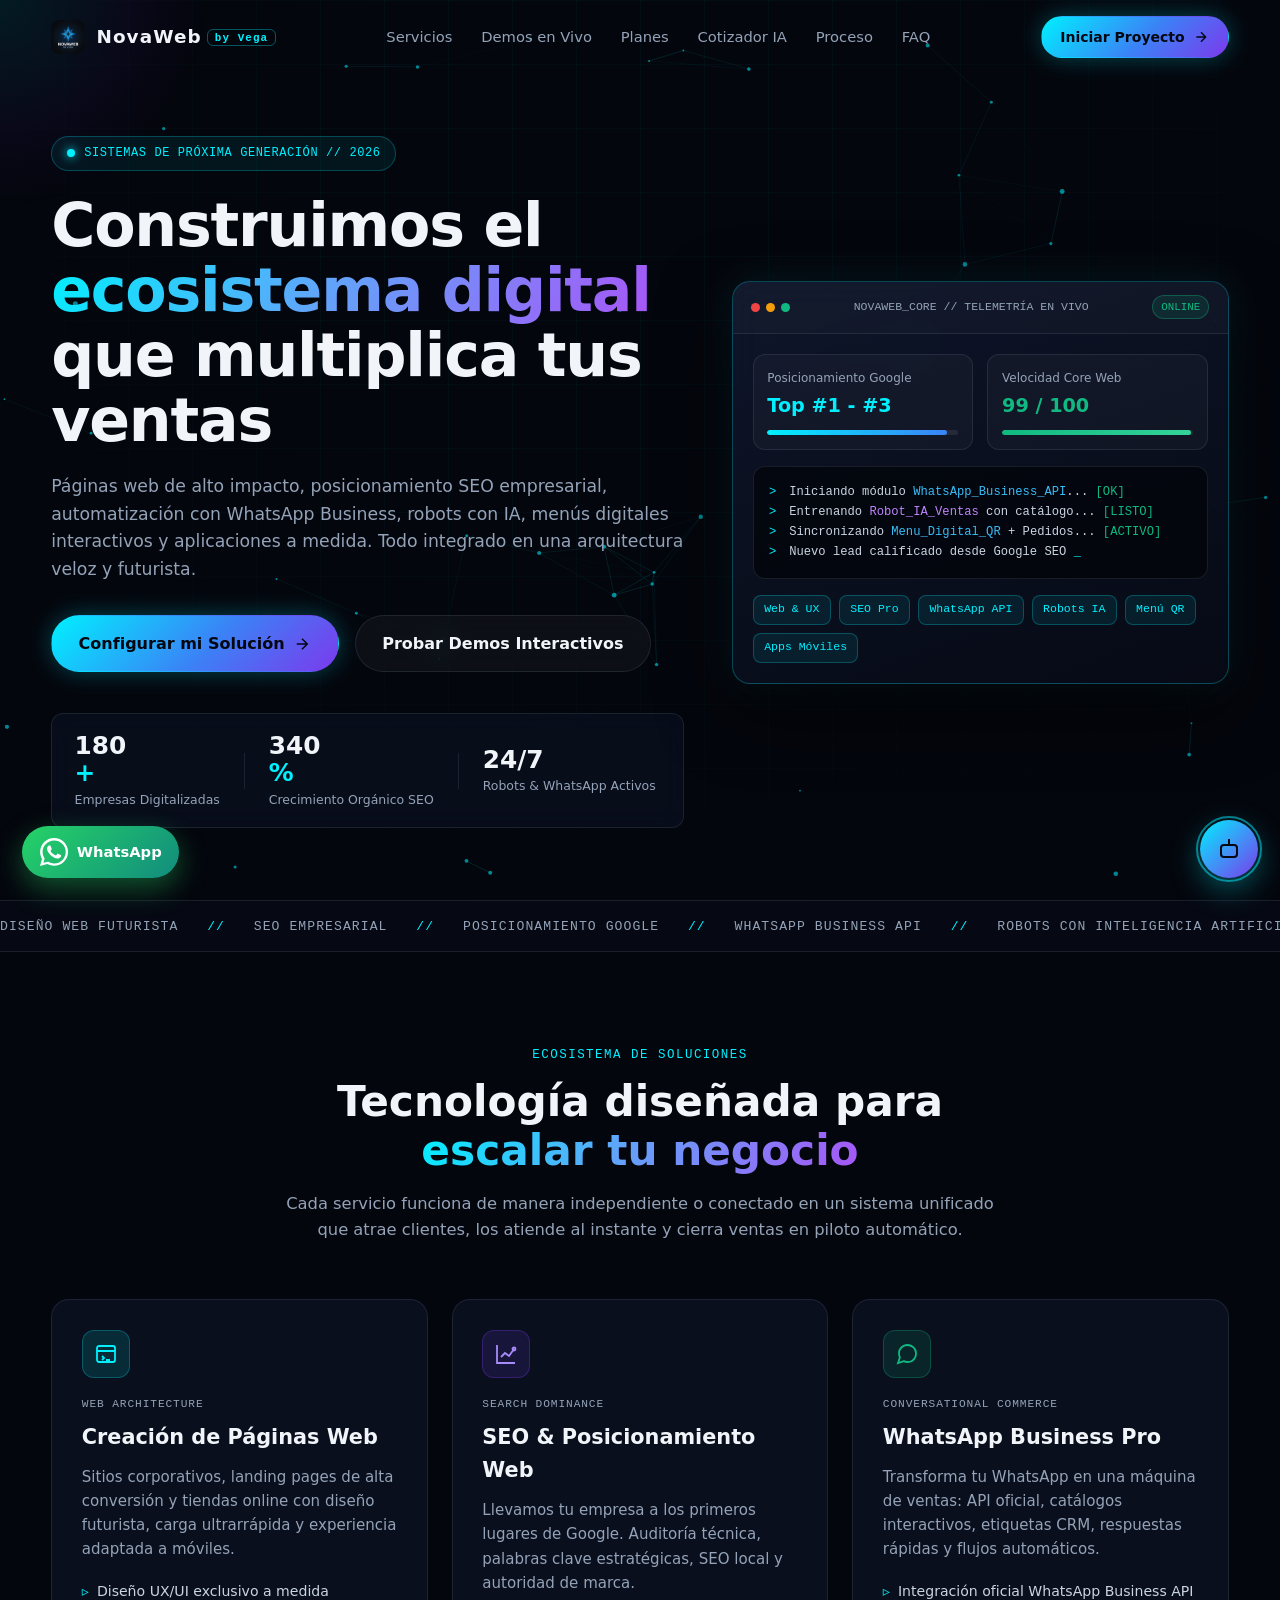
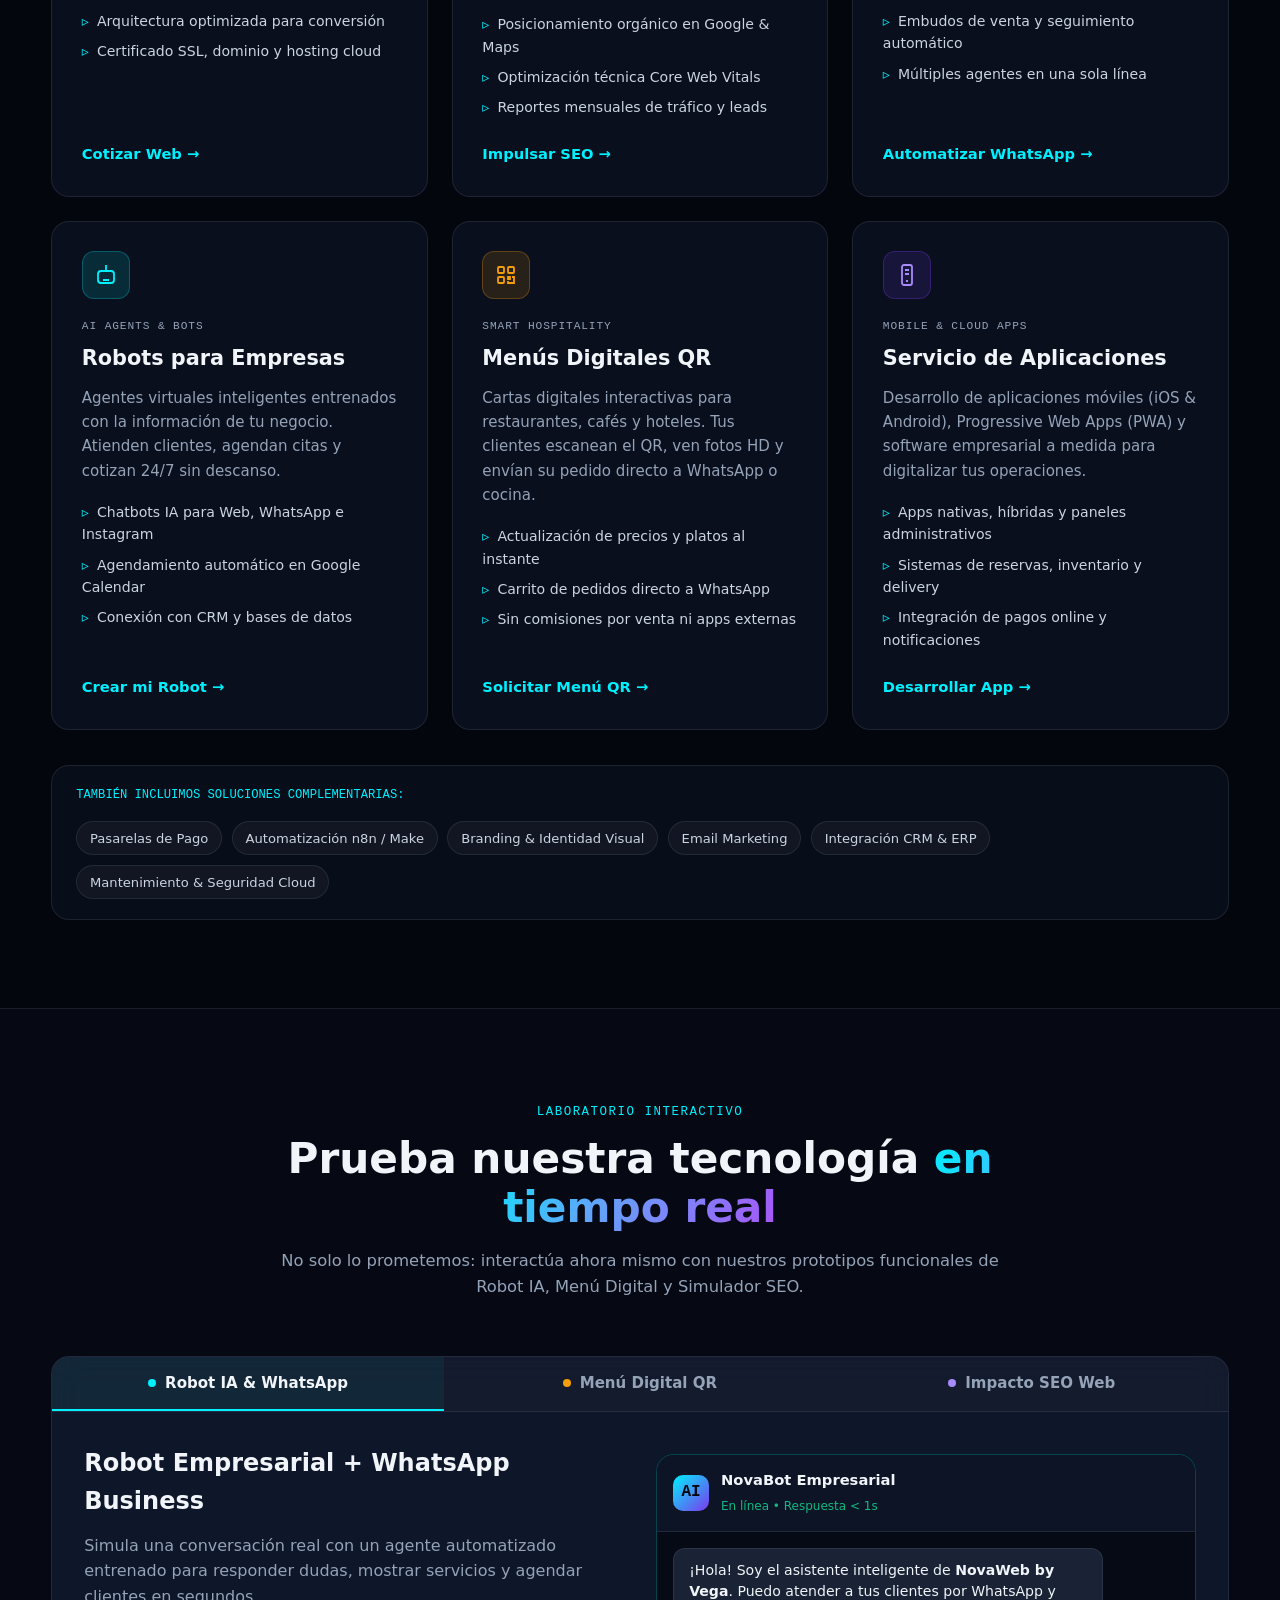
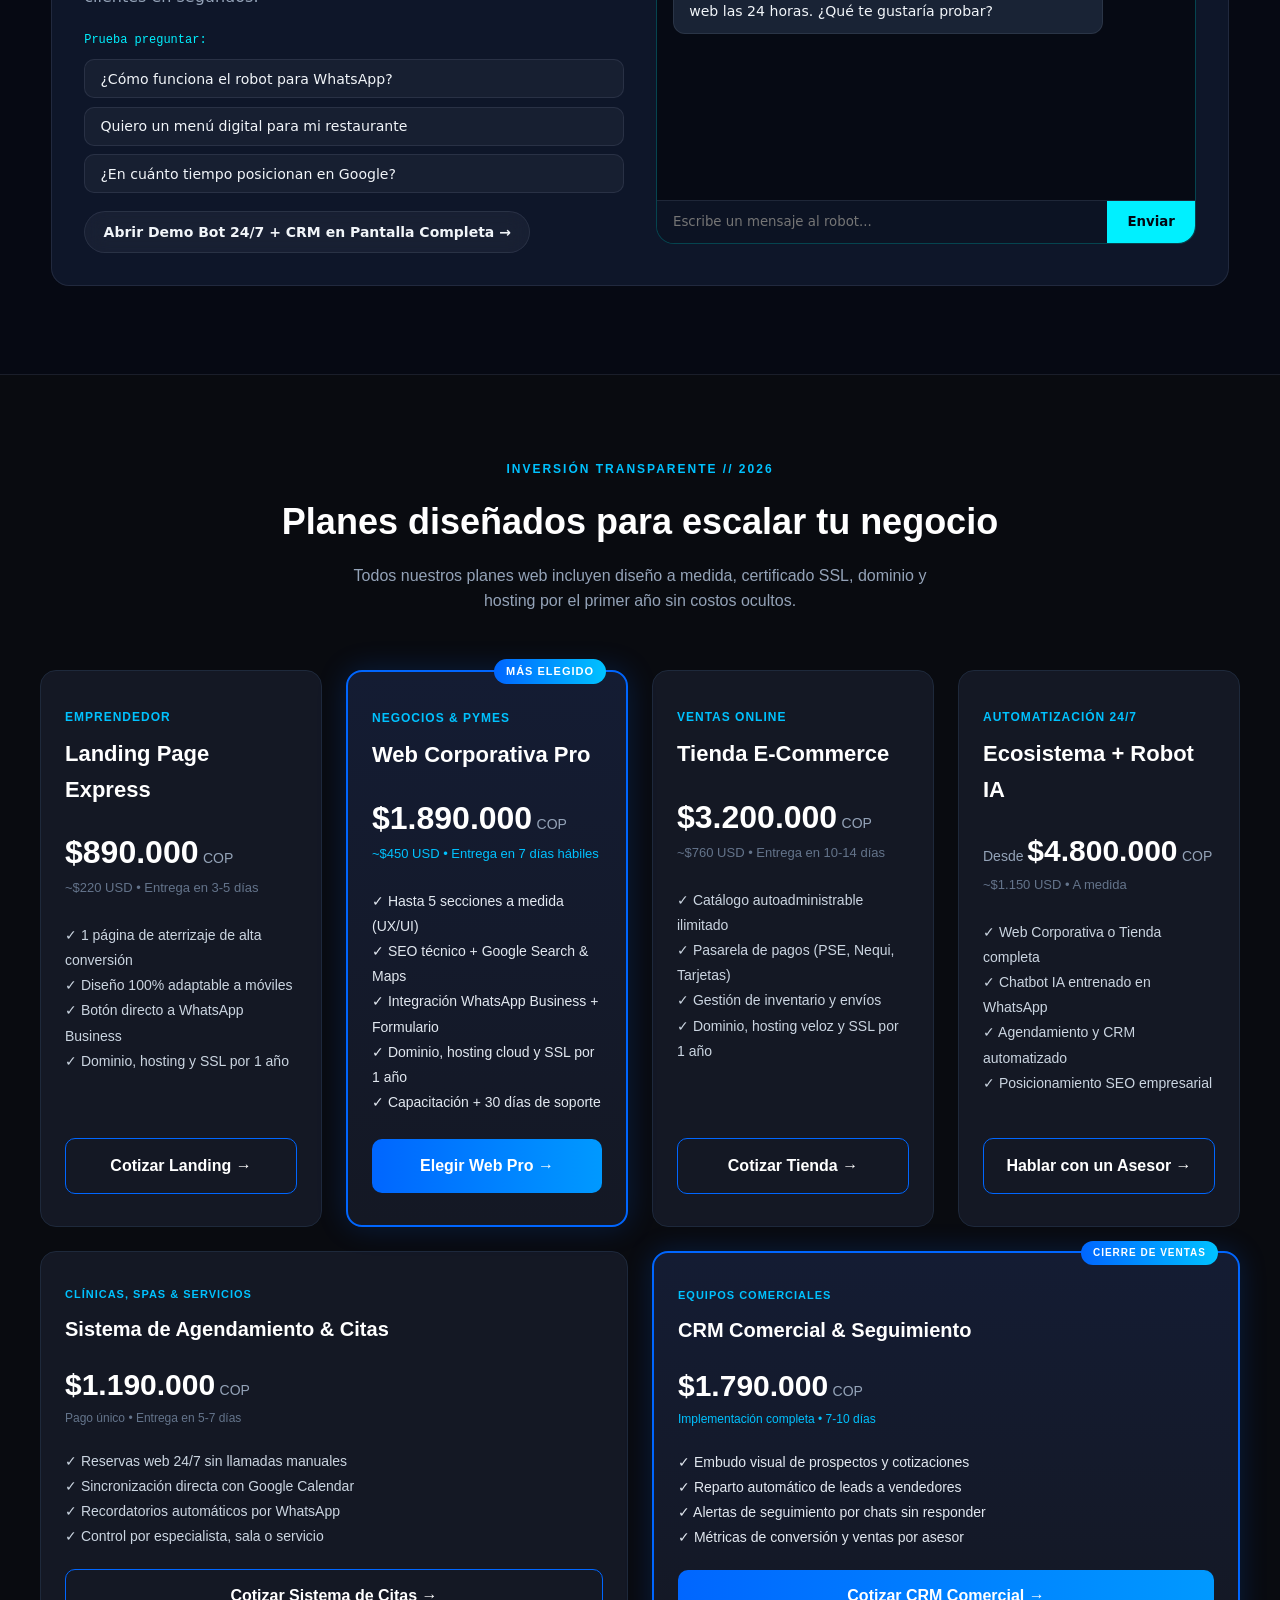
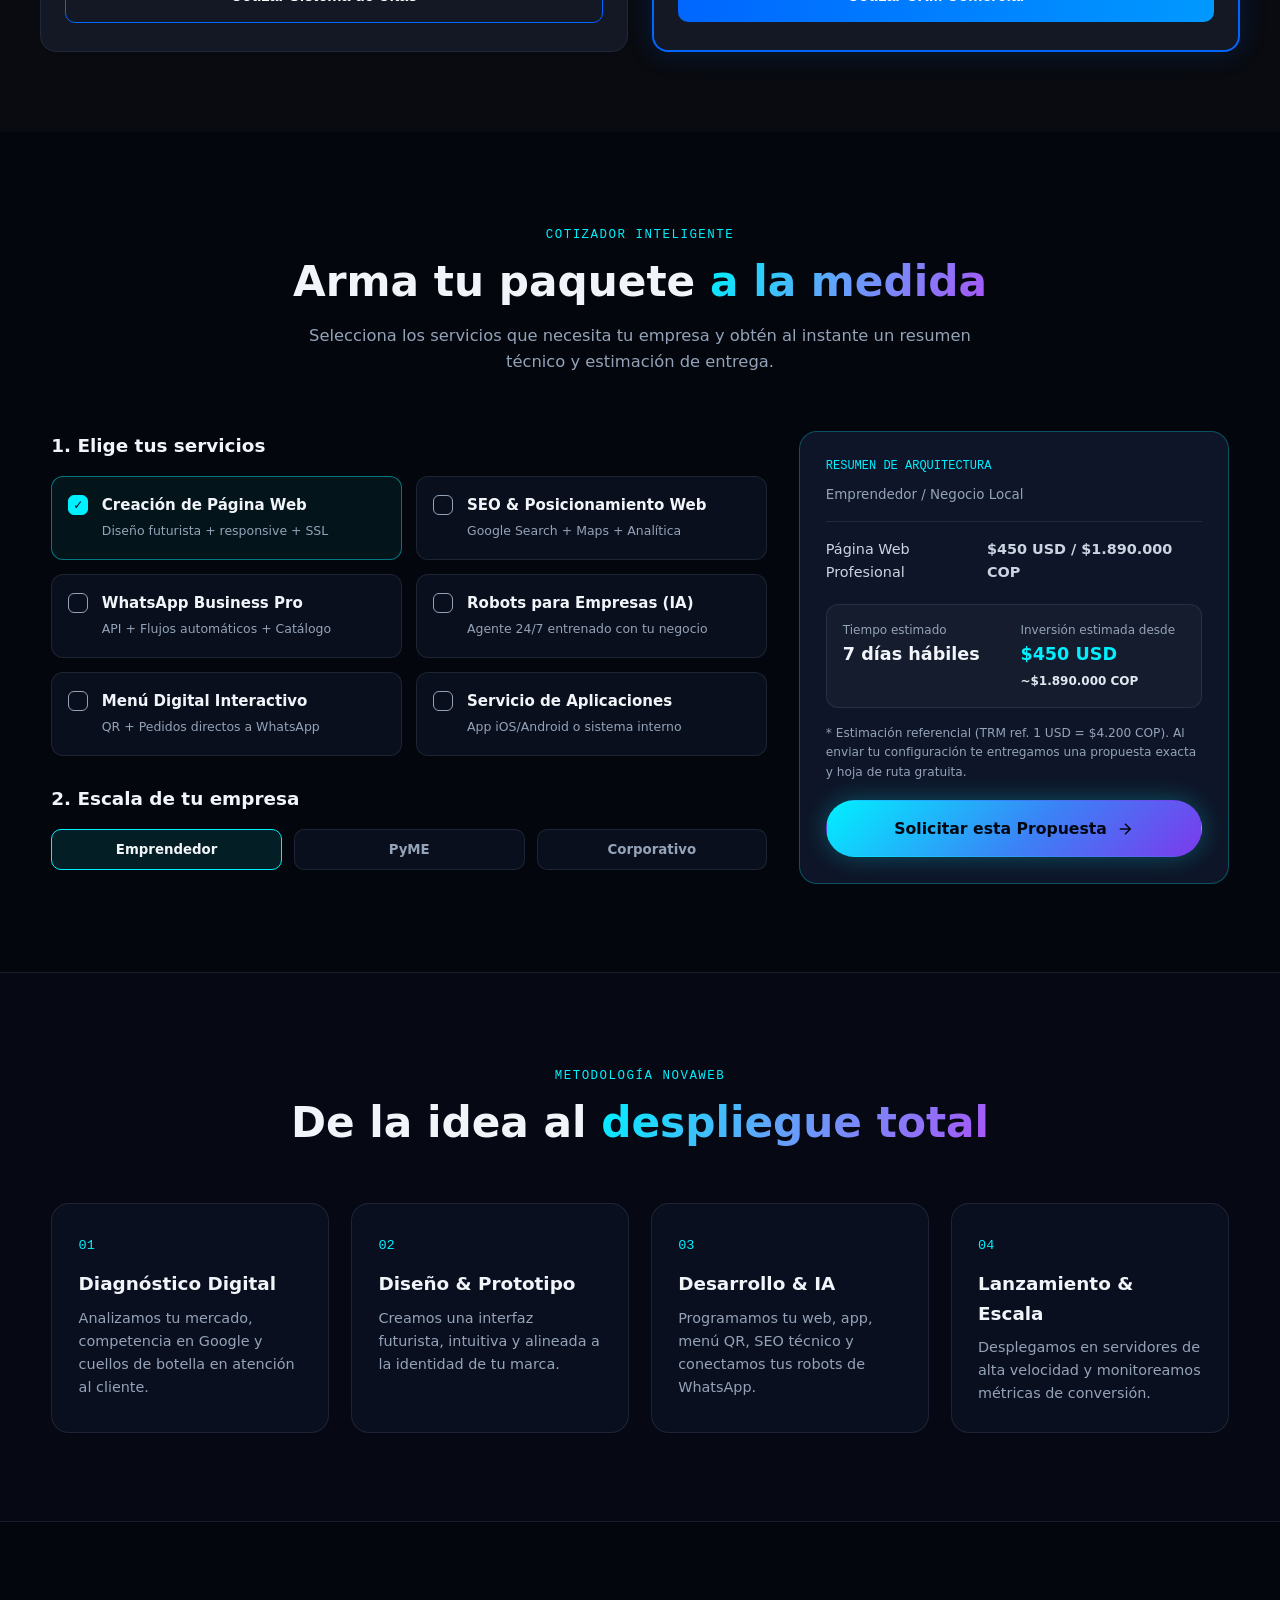
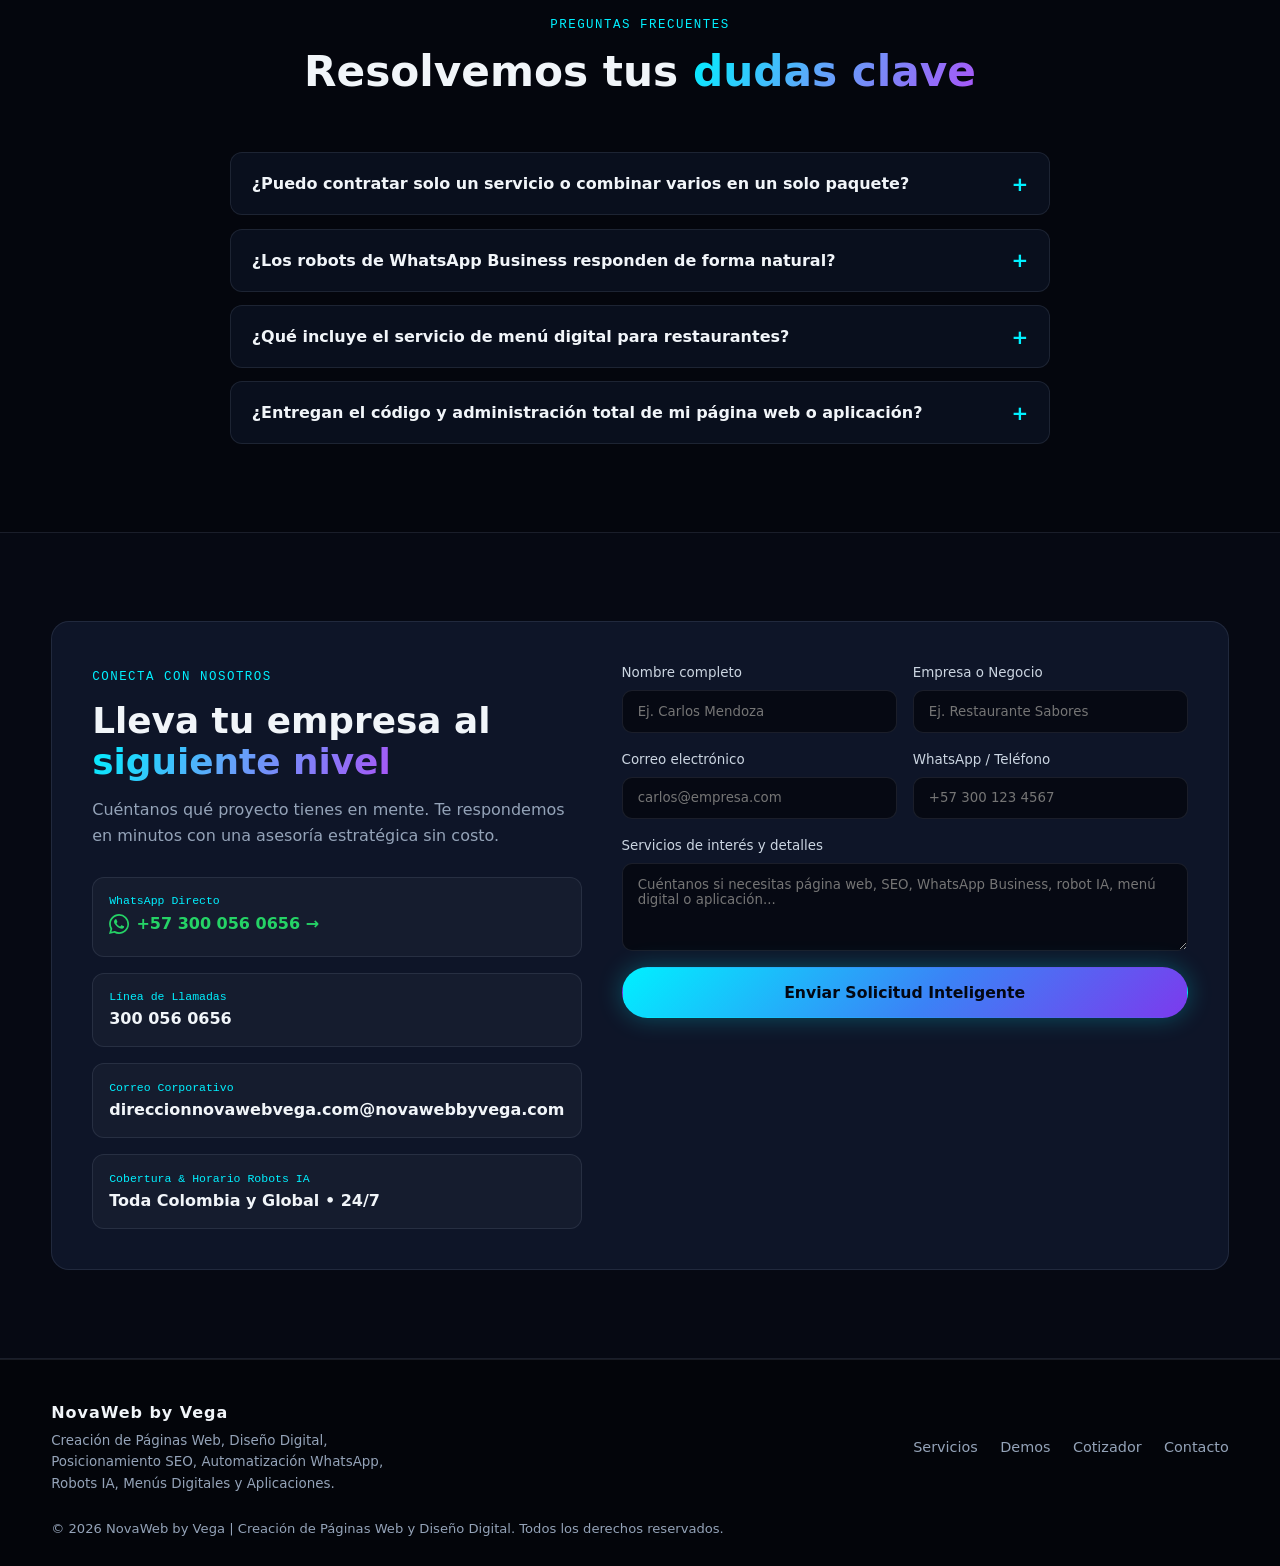
<file: index.html>
<!DOCTYPE html>
<html lang="es-CO">
<head>
  <meta charset="UTF-8" />
  <meta name="viewport" content="width=device-width, initial-scale=1.0, viewport-fit=cover" />
  <meta name="theme-color" content="#04060d" />
  <meta name="apple-mobile-web-app-capable" content="yes" />
  <meta name="apple-mobile-web-app-status-bar-style" content="black-translucent" />
  <meta name="format-detection" content="telephone=no" />
  <title>Creación de Páginas Web, SEO, Robots IA y Diseño Digital | NovaWeb by Vega Colombia</title>
  <meta name="description" content="NovaWeb by Vega: Creadores de páginas web profesionales en Colombia y el mundo. Diseño web futurista, tiendas e-commerce, SEO y posicionamiento en Google, WhatsApp Business, robots con IA, menús digitales QR, sistema de citas, CRM comercial y aplicaciones a medida." />
  <meta name="keywords" content="creación de páginas web, creadores de páginas web, creación de páginas web Colombia, diseño de páginas web profesionales, hacer página web empresa, agencia de diseño web Colombia, tiendas virtuales e-commerce, landing page profesional, SEO para empresas Colombia, posicionamiento web en Google, posicionamiento Google Maps, WhatsApp Business API, bots para WhatsApp, robots para empresas, agentes de IA empresarial, chatbots con inteligencia artificial, menús digitales QR restaurantes, sistema de comandas restaurante, sistema de agendamiento y citas, CRM comercial y seguimiento, automatización Google Sheets y Excel, desarrollo de aplicaciones móviles iOS Android, NovaWeb by Vega, Bogotá, Medellín, Cali, Barranquilla, Bucaramanga, Cartagena, Pereira, Cúcuta" />
  <meta name="author" content="NovaWeb by Vega" />
  <meta name="google-site-verification" content="U6fXyLMRwX0XQ5m458JtacKTF1yzb6ou8LApAcK-LOc" />
  <meta name="robots" content="index, follow, max-image-preview:large, max-snippet:-1, max-video-preview:-1" />
  <meta name="geo.region" content="CO" />
  <meta name="geo.placename" content="Colombia" />
  <link rel="canonical" href="https://novawebbyvega.com/" />
  <link rel="alternate" hreflang="es-CO" href="https://novawebbyvega.com/" />
  <link rel="alternate" hreflang="es" href="https://novawebbyvega.com/" />
  <link rel="alternate" hreflang="x-default" href="https://novawebbyvega.com/" />

  <!-- Security Hardening Headers (complementar con Cloudflare WAF/DDoS en el dominio) -->
  <meta http-equiv="Content-Security-Policy" content="default-src 'self'; style-src 'self' 'unsafe-inline' https://fonts.googleapis.com; font-src 'self' https://fonts.gstatic.com; script-src 'self'; img-src 'self' data: https:; connect-src 'self'; frame-ancestors 'none'; base-uri 'self'; form-action 'self' https://wa.me mailto:;" />
  <meta http-equiv="X-Content-Type-Options" content="nosniff" />
  <meta name="referrer" content="strict-origin-when-cross-origin" />

  <!-- Favicons (Google Search, PC, Android e iOS) -->
  <link rel="icon" type="image/png" sizes="48x48" href="/favicon-48x48.png" />
  <link rel="icon" type="image/png" sizes="96x96" href="/favicon-96x96.png" />
  <link rel="icon" type="image/png" sizes="192x192" href="/favicon-192x192.png" />
  <link rel="shortcut icon" href="/favicon-48x48.png" />
  <link rel="apple-touch-icon" sizes="180x180" href="/apple-touch-icon.png" />

  <!-- Open Graph / Redes Sociales -->
  <meta property="og:type" content="website" />
  <meta property="og:locale" content="es_CO" />
  <meta property="og:site_name" content="NovaWeb by Vega" />
  <meta property="og:title" content="NovaWeb by Vega | Creación de Páginas Web, SEO y Automatización IA" />
  <meta property="og:description" content="Páginas web futuristas, posicionamiento SEO en Colombia y el mundo, WhatsApp Business, robots IA, menús digitales QR y aplicaciones." />
  <meta property="og:url" content="https://novawebbyvega.com/" />
  <meta property="og:image" content="https://novawebbyvega.com/logo.jpg" />
  <meta name="twitter:card" content="summary_large_image" />
  <meta name="twitter:title" content="NovaWeb by Vega | Creación de Páginas Web y Diseño Digital" />
  <meta name="twitter:description" content="Impulsa tu empresa con páginas web de alto impacto, SEO, WhatsApp Business, robots IA, menús digitales y apps." />
  <meta name="twitter:image" content="https://novawebbyvega.com/logo.jpg" />

  <!-- Datos Estructurados Schema.org (SEO Local Colombia + Global) -->
  <script type="application/ld+json">
  {
    "@context": "https://schema.org",
    "@type": "ProfessionalService",
    "name": "NovaWeb by Vega | Creación de Páginas Web y Diseño Digital",
    "url": "https://novawebbyvega.com/",
    "logo": "https://novawebbyvega.com/favicon-192x192.png",
    "image": "https://novawebbyvega.com/logo.jpg",
    "email": "direccionnovawebvega.com@novawebbyvega.com",
    "telephone": "+573000560656",
    "areaServed": [
      { "@type": "Country", "name": "Colombia" },
      { "@type": "Place", "name": "Worldwide" }
    ],
    "availableLanguage": ["es", "en"],
    "priceRange": "$$",
    "knowsAbout": [
      "Creación de páginas web",
      "Diseño web profesional en Colombia",
      "Posicionamiento SEO en Google",
      "WhatsApp Business API y Automatización",
      "Robots con Inteligencia Artificial para empresas",
      "Menús digitales QR para restaurantes",
      "Sistema de comandas para restaurantes",
      "Sistema de agendamiento y citas",
      "CRM comercial y seguimiento automático",
      "Automatización de hojas de cálculo Excel y Google Sheets",
      "Desarrollo de aplicaciones móviles y web"
    ],
    "contactPoint": {
      "@type": "ContactPoint",
      "telephone": "+57-300-056-0656",
      "contactType": "sales",
      "areaServed": ["CO", "LATAM", "US", "ES"],
      "availableLanguage": "Spanish"
    },
    "hasOfferCatalog": {
      "@type": "OfferCatalog",
      "name": "Servicios Digitales NovaWeb by Vega",
      "itemListElement": [
        { "@type": "Offer", "itemOffered": { "@type": "Service", "name": "Creación de Páginas Web Profesionales y Tiendas E-Commerce" } },
        { "@type": "Offer", "itemOffered": { "@type": "Service", "name": "SEO para Empresas y Posicionamiento Web en Google y Maps" } },
        { "@type": "Offer", "itemOffered": { "@type": "Service", "name": "Automatización WhatsApp Business API" } },
        { "@type": "Offer", "itemOffered": { "@type": "Service", "name": "Robots para Empresas y Agentes de Inteligencia Artificial 24/7" } },
        { "@type": "Offer", "itemOffered": { "@type": "Service", "name": "Menús Digitales Interactivos QR y Sistema de Comandas para Restaurantes" } },
        { "@type": "Offer", "itemOffered": { "@type": "Service", "name": "Sistema de Agendamiento de Citas con Google Calendar y WhatsApp" } },
        { "@type": "Offer", "itemOffered": { "@type": "Service", "name": "CRM Comercial, Seguimiento Automático y Paneles Internos" } },
        { "@type": "Offer", "itemOffered": { "@type": "Service", "name": "Automatización de Hojas de Cálculo Excel y Google Sheets" } },
        { "@type": "Offer", "itemOffered": { "@type": "Service", "name": "Desarrollo de Aplicaciones Móviles iOS, Android y Web" } }
      ]
    }
  }
  </script>
  <link rel="preconnect" href="https://fonts.googleapis.com" />
  <link rel="preconnect" href="https://fonts.gstatic.com" crossorigin />
  <link href="https://fonts.googleapis.com/css2?family=JetBrains+Mono:wght@400;500;700&family=Plus+Jakarta+Sans:wght@400;500;600;700&family=Space+Grotesk:wght@500;600;700&display=swap" rel="stylesheet" />
  <link rel="stylesheet" href="styles.css" />
</head>
<body>
  <!-- Cursor Spotlight & Background Neural Canvas -->
  <div class="cursor-glow" id="cursorGlow" aria-hidden="true"></div>
  <canvas id="neuralCanvas" aria-hidden="true"></canvas>
  <div class="grid-overlay" aria-hidden="true"></div>

  <!-- Navbar -->
  <header class="navbar" id="navbar">
    <div class="container nav-inner">
      <a href="#inicio" class="brand">
        <span class="brand-mark">
          <img src="favicon-96x96.png" alt="Logo NovaWeb by Vega" width="34" height="34" style="border-radius: 8px; display: block;" />
        </span>
        <span class="brand-text">NovaWeb<span class="brand-tag">by Vega</span></span>
      </a>

      <nav class="nav-links" id="navLinks" aria-label="Navegación principal">
        <a href="#servicios">Servicios</a>
        <a href="#demos">Demos en Vivo</a>
        <a href="#planes">Planes</a>
        <a href="#cotizador">Cotizador IA</a>
        <a href="#proceso">Proceso</a>
        <a href="#faq">FAQ</a>
      </nav>

      <div class="nav-actions">
        <a href="#contacto" class="btn btn-primary btn-sm">
          <span>Iniciar Proyecto</span>
          <svg width="16" height="16" viewBox="0 0 24 24" fill="none" stroke="currentColor" stroke-width="2">
            <path d="M5 12h14M12 5l7 7-7 7" />
          </svg>
        </a>
        <button class="menu-toggle" id="menuToggle" aria-label="Abrir menú" aria-expanded="false">
          <span></span><span></span><span></span>
        </button>
      </div>
    </div>
  </header>

  <main>
    <!-- Hero Section -->
    <section class="hero" id="inicio">
      <div class="container hero-grid">
        <div class="hero-content">
          <div class="status-pill">
            <span class="pulse-dot"></span>
            <span>SISTEMAS DE PRÓXIMA GENERACIÓN // 2026</span>
          </div>

          <h1 class="hero-title">
            Construimos el <span class="text-gradient">ecosistema digital</span> que multiplica tus ventas
          </h1>

          <p class="hero-subtitle">
            Páginas web de alto impacto, posicionamiento SEO empresarial, automatización con WhatsApp Business, robots con IA, menús digitales interactivos y aplicaciones a medida. Todo integrado en una arquitectura veloz y futurista.
          </p>

          <div class="hero-ctas">
            <a href="#cotizador" class="btn btn-primary btn-lg">
              <span>Configurar mi Solución</span>
              <svg width="18" height="18" viewBox="0 0 24 24" fill="none" stroke="currentColor" stroke-width="2">
                <path d="M5 12h14M12 5l7 7-7 7" />
              </svg>
            </a>
            <a href="#demos" class="btn btn-glass btn-lg">
              <span>Probar Demos Interactivos</span>
            </a>
          </div>

          <div class="hero-metrics">
            <div class="metric-item">
              <span class="metric-value" data-count="180">0</span><span class="metric-suffix">+</span>
              <span class="metric-label">Empresas Digitalizadas</span>
            </div>
            <div class="metric-divider"></div>
            <div class="metric-item">
              <span class="metric-value" data-count="340">0</span><span class="metric-suffix">%</span>
              <span class="metric-label">Crecimiento Orgánico SEO</span>
            </div>
            <div class="metric-divider"></div>
            <div class="metric-item">
              <span class="metric-value">24/7</span>
              <span class="metric-label">Robots &amp; WhatsApp Activos</span>
            </div>
          </div>
        </div>

        <!-- Futuristic HUD Dashboard Preview -->
        <div class="hero-visual">
          <div class="hud-card" id="heroHud">
            <div class="hud-header">
              <div class="hud-dots">
                <span></span><span></span><span></span>
              </div>
              <span class="hud-title">NOVAWEB_CORE // TELEMETRÍA EN VIVO</span>
              <span class="hud-badge">ONLINE</span>
            </div>

            <div class="hud-body">
              <div class="hud-stat-row">
                <div class="hud-mini-card">
                  <span class="mini-label">Posicionamiento Google</span>
                  <strong class="mini-val cyan">Top #1 - #3</strong>
                  <div class="mini-bar"><div class="mini-fill" style="width: 94%"></div></div>
                </div>
                <div class="hud-mini-card">
                  <span class="mini-label">Velocidad Core Web</span>
                  <strong class="mini-val emerald">99 / 100</strong>
                  <div class="mini-bar"><div class="mini-fill emerald" style="width: 99%"></div></div>
                </div>
              </div>

              <div class="hud-terminal">
                <div class="terminal-line"><span class="t-prompt">&gt;</span> Iniciando módulo <span class="t-accent">WhatsApp_Business_API</span>... <span class="t-ok">[OK]</span></div>
                <div class="terminal-line"><span class="t-prompt">&gt;</span> Entrenando <span class="t-purple">Robot_IA_Ventas</span> con catálogo... <span class="t-ok">[LISTO]</span></div>
                <div class="terminal-line"><span class="t-prompt">&gt;</span> Sincronizando <span class="t-accent">Menu_Digital_QR</span> + Pedidos... <span class="t-ok">[ACTIVO]</span></div>
                <div class="terminal-line typing-line"><span class="t-prompt">&gt;</span> Nuevo lead calificado desde Google SEO <span class="t-cursor">_</span></div>
              </div>

              <div class="hud-modules">
                <span class="mod-chip active">Web &amp; UX</span>
                <span class="mod-chip active">SEO Pro</span>
                <span class="mod-chip active">WhatsApp API</span>
                <span class="mod-chip active">Robots IA</span>
                <span class="mod-chip active">Menú QR</span>
                <span class="mod-chip active">Apps Móviles</span>
              </div>
            </div>
          </div>
        </div>
      </div>

      <!-- Infinite Tech & Capabilities Ticker -->
      <div class="ticker-wrap">
        <div class="ticker-track">
          <span>DISEÑO WEB FUTURISTA</span><span class="sep">//</span>
          <span>SEO EMPRESARIAL</span><span class="sep">//</span>
          <span>POSICIONAMIENTO GOOGLE</span><span class="sep">//</span>
          <span>WHATSAPP BUSINESS API</span><span class="sep">//</span>
          <span>ROBOTS CON INTELIGENCIA ARTIFICIAL</span><span class="sep">//</span>
          <span>MENÚS DIGITALES QR</span><span class="sep">//</span>
          <span>APLICACIONES MÓVILES &amp; WEB</span><span class="sep">//</span>
          <span>AUTOMATIZACIÓN CRM</span><span class="sep">//</span>
          <span>DISEÑO WEB FUTURISTA</span><span class="sep">//</span>
          <span>SEO EMPRESARIAL</span><span class="sep">//</span>
          <span>POSICIONAMIENTO GOOGLE</span><span class="sep">//</span>
          <span>WHATSAPP BUSINESS API</span><span class="sep">//</span>
          <span>ROBOTS CON INTELIGENCIA ARTIFICIAL</span><span class="sep">//</span>
          <span>MENÚS DIGITALES QR</span><span class="sep">//</span>
          <span>APLICACIONES MÓVILES &amp; WEB</span><span class="sep">//</span>
          <span>AUTOMATIZACIÓN CRM</span><span class="sep">//</span>
        </div>
      </div>
    </section>

    <!-- Services Section -->
    <section class="section" id="servicios">
      <div class="container">
        <div class="section-header">
          <span class="section-eyebrow">ECOSISTEMA DE SOLUCIONES</span>
          <h2 class="section-title">Tecnología diseñada para <span class="text-gradient">escalar tu negocio</span></h2>
          <p class="section-desc">
            Cada servicio funciona de manera independiente o conectado en un sistema unificado que atrae clientes, los atiende al instante y cierra ventas en piloto automático.
          </p>
        </div>

        <div class="services-grid">
          <!-- 1. Creación de Páginas Web -->
          <article class="service-card" data-tilt>
            <div class="card-glow"></div>
            <div class="service-icon cyan">
              <svg viewBox="0 0 24 24" fill="none" stroke="currentColor" stroke-width="1.8">
                <rect x="3" y="4" width="18" height="16" rx="2" />
                <path d="M3 9h18M8 14l2 2-2 2M12 18h4" />
              </svg>
            </div>
            <span class="service-tag">WEB ARCHITECTURE</span>
            <h3>Creación de Páginas Web</h3>
            <p>Sitios corporativos, landing pages de alta conversión y tiendas online con diseño futurista, carga ultrarrápida y experiencia adaptada a móviles.</p>
            <ul class="service-list">
              <li>Diseño UX/UI exclusivo a medida</li>
              <li>Arquitectura optimizada para conversión</li>
              <li>Certificado SSL, dominio y hosting cloud</li>
            </ul>
            <a href="#cotizador" class="card-link" data-preselect="web">Cotizar Web &rarr;</a>
          </article>

          <!-- 2. SEO y Posicionamiento Web -->
          <article class="service-card" data-tilt>
            <div class="card-glow"></div>
            <div class="service-icon purple">
              <svg viewBox="0 0 24 24" fill="none" stroke="currentColor" stroke-width="1.8">
                <path d="M3 3v18h18" />
                <path d="M7 15l4-4 4 3 5-7" />
                <circle cx="20" cy="7" r="1.5" />
              </svg>
            </div>
            <span class="service-tag">SEARCH DOMINANCE</span>
            <h3>SEO &amp; Posicionamiento Web</h3>
            <p>Llevamos tu empresa a los primeros lugares de Google. Auditoría técnica, palabras clave estratégicas, SEO local y autoridad de marca.</p>
            <ul class="service-list">
              <li>Posicionamiento orgánico en Google &amp; Maps</li>
              <li>Optimización técnica Core Web Vitals</li>
              <li>Reportes mensuales de tráfico y leads</li>
            </ul>
            <a href="#cotizador" class="card-link" data-preselect="seo">Impulsar SEO &rarr;</a>
          </article>

          <!-- 3. WhatsApp Business -->
          <article class="service-card" data-tilt>
            <div class="card-glow"></div>
            <div class="service-icon emerald">
              <svg viewBox="0 0 24 24" fill="none" stroke="currentColor" stroke-width="1.8">
                <path d="M21 11.5a8.38 8.38 0 01-.9 3.8 8.5 8.5 0 01-7.6 4.7 8.38 8.38 0 01-3.8-.9L3 21l1.9-5.7a8.38 8.38 0 01-.9-3.8 8.5 8.5 0 014.7-7.6 8.38 8.38 0 013.8-.9h.5a8.48 8.48 0 018 8v.5z" />
              </svg>
            </div>
            <span class="service-tag">CONVERSATIONAL COMMERCE</span>
            <h3>WhatsApp Business Pro</h3>
            <p>Transforma tu WhatsApp en una máquina de ventas: API oficial, catálogos interactivos, etiquetas CRM, respuestas rápidas y flujos automáticos.</p>
            <ul class="service-list">
              <li>Integración oficial WhatsApp Business API</li>
              <li>Embudos de venta y seguimiento automático</li>
              <li>Múltiples agentes en una sola línea</li>
            </ul>
            <a href="#cotizador" class="card-link" data-preselect="whatsapp">Automatizar WhatsApp &rarr;</a>
          </article>

          <!-- 4. Robots para Empresas -->
          <article class="service-card" data-tilt>
            <div class="card-glow"></div>
            <div class="service-icon cyan">
              <svg viewBox="0 0 24 24" fill="none" stroke="currentColor" stroke-width="1.8">
                <rect x="4" y="8" width="16" height="12" rx="3" />
                <path d="M12 2v6M9 14h.01M15 14h.01M9 17h6" />
              </svg>
            </div>
            <span class="service-tag">AI AGENTS &amp; BOTS</span>
            <h3>Robots para Empresas</h3>
            <p>Agentes virtuales inteligentes entrenados con la información de tu negocio. Atienden clientes, agendan citas y cotizan 24/7 sin descanso.</p>
            <ul class="service-list">
              <li>Chatbots IA para Web, WhatsApp e Instagram</li>
              <li>Agendamiento automático en Google Calendar</li>
              <li>Conexión con CRM y bases de datos</li>
            </ul>
            <a href="#cotizador" class="card-link" data-preselect="robot">Crear mi Robot &rarr;</a>
          </article>

          <!-- 5. Menús Digitales -->
          <article class="service-card" data-tilt>
            <div class="card-glow"></div>
            <div class="service-icon amber">
              <svg viewBox="0 0 24 24" fill="none" stroke="currentColor" stroke-width="1.8">
                <rect x="4" y="4" width="6" height="6" rx="1" />
                <rect x="14" y="4" width="6" height="6" rx="1" />
                <rect x="4" y="14" width="6" height="6" rx="1" />
                <path d="M14 14h2v2h-2zM18 14h2v6h-6v-2" />
              </svg>
            </div>
            <span class="service-tag">SMART HOSPITALITY</span>
            <h3>Menús Digitales QR</h3>
            <p>Cartas digitales interactivas para restaurantes, cafés y hoteles. Tus clientes escanean el QR, ven fotos HD y envían su pedido directo a WhatsApp o cocina.</p>
            <ul class="service-list">
              <li>Actualización de precios y platos al instante</li>
              <li>Carrito de pedidos directo a WhatsApp</li>
              <li>Sin comisiones por venta ni apps externas</li>
            </ul>
            <a href="#cotizador" class="card-link" data-preselect="menu">Solicitar Menú QR &rarr;</a>
          </article>

          <!-- 6. Servicio de Aplicaciones -->
          <article class="service-card" data-tilt>
            <div class="card-glow"></div>
            <div class="service-icon purple">
              <svg viewBox="0 0 24 24" fill="none" stroke="currentColor" stroke-width="1.8">
                <rect x="7" y="2" width="10" height="20" rx="2" />
                <path d="M11 18h2M10 7h4M10 11h4" />
              </svg>
            </div>
            <span class="service-tag">MOBILE &amp; CLOUD APPS</span>
            <h3>Servicio de Aplicaciones</h3>
            <p>Desarrollo de aplicaciones móviles (iOS &amp; Android), Progressive Web Apps (PWA) y software empresarial a medida para digitalizar tus operaciones.</p>
            <ul class="service-list">
              <li>Apps nativas, híbridas y paneles administrativos</li>
              <li>Sistemas de reservas, inventario y delivery</li>
              <li>Integración de pagos online y notificaciones</li>
            </ul>
            <a href="#cotizador" class="card-link" data-preselect="app">Desarrollar App &rarr;</a>
          </article>
        </div>

        <!-- Extra Capabilities Bar -->
        <div class="extra-services-bar">
          <div class="extra-label">TAMBIÉN INCLUIMOS SOLUCIONES COMPLEMENTARIAS:</div>
          <div class="extra-pills">
            <span>Pasarelas de Pago</span>
            <span>Automatización n8n / Make</span>
            <span>Branding &amp; Identidad Visual</span>
            <span>Email Marketing</span>
            <span>Integración CRM &amp; ERP</span>
            <span>Mantenimiento &amp; Seguridad Cloud</span>
          </div>
        </div>
      </div>
    </section>

    <!-- Interactive Live Demos Section -->
    <section class="section section-alt" id="demos">
      <div class="container">
        <div class="section-header">
          <span class="section-eyebrow">LABORATORIO INTERACTIVO</span>
          <h2 class="section-title">Prueba nuestra tecnología <span class="text-gradient">en tiempo real</span></h2>
          <p class="section-desc">
            No solo lo prometemos: interactúa ahora mismo con nuestros prototipos funcionales de Robot IA, Menú Digital y Simulador SEO.
          </p>
        </div>

        <div class="demo-shell">
          <div class="demo-tabs" role="tablist" aria-label="Demos interactivos">
            <button class="demo-tab active" data-tab="bot" role="tab" aria-selected="true">
              <span class="tab-dot cyan"></span> Robot IA &amp; WhatsApp
            </button>
            <button class="demo-tab" data-tab="menu" role="tab" aria-selected="false">
              <span class="tab-dot amber"></span> Menú Digital QR
            </button>
            <button class="demo-tab" data-tab="seo" role="tab" aria-selected="false">
              <span class="tab-dot purple"></span> Impacto SEO Web
            </button>
          </div>

          <div class="demo-panels">
            <!-- Panel 1: Robot IA & WhatsApp -->
            <div class="demo-panel active" id="panel-bot">
              <div class="demo-split">
                <div class="demo-info">
                  <h3>Robot Empresarial + WhatsApp Business</h3>
                  <p>Simula una conversación real con un agente automatizado entrenado para responder dudas, mostrar servicios y agendar clientes en segundos.</p>
                  <div class="quick-prompts">
                    <span class="prompt-label">Prueba preguntar:</span>
                    <button class="prompt-btn" data-msg="¿Cómo funciona el robot para WhatsApp?">¿Cómo funciona el robot para WhatsApp?</button>
                    <button class="prompt-btn" data-msg="Quiero un menú digital para mi restaurante">Quiero un menú digital para mi restaurante</button>
                    <button class="prompt-btn" data-msg="¿En cuánto tiempo posicionan en Google?">¿En cuánto tiempo posicionan en Google?</button>
                  </div>
                  <a href="demo-bot/" target="_blank" rel="noopener noreferrer" class="btn btn-glass btn-sm" style="margin-top: 1.15rem;">
                    <span>Abrir Demo Bot 24/7 + CRM en Pantalla Completa &rarr;</span>
                  </a>
                </div>

                <div class="chat-sim">
                  <div class="chat-sim-header">
                    <div class="chat-avatar">AI</div>
                    <div>
                      <strong>NovaBot Empresarial</strong>
                      <span>En línea &bull; Respuesta &lt; 1s</span>
                    </div>
                  </div>
                  <div class="chat-sim-body" id="demoChatBody">
                    <div class="msg bot">
                      ¡Hola! Soy el asistente inteligente de <strong>NovaWeb by Vega</strong>. Puedo atender a tus clientes por WhatsApp y web las 24 horas. ¿Qué te gustaría probar?
                    </div>
                  </div>
                  <form class="chat-sim-input" id="demoChatForm">
                    <input type="text" id="demoChatInput" placeholder="Escribe un mensaje al robot..." autocomplete="off" />
                    <button type="submit" aria-label="Enviar mensaje">Enviar</button>
                  </form>
                </div>
              </div>
            </div>

            <!-- Panel 2: Menú Digital QR -->
            <div class="demo-panel" id="panel-menu">
              <div class="demo-split">
                <div class="demo-info">
                  <h3>Menú Digital Interactivo con Pedido Directo</h3>
                  <p>Tus clientes escanean el código QR en la mesa o desde Instagram, eligen sus platos y envían el pedido listo por WhatsApp sin pagar comisiones a terceros.</p>
                  <div class="menu-cart-summary" id="menuCartSummary">
                    <div class="cart-head">
                      <span>Tu Pedido Simulado</span>
                      <span id="cartCount">0 ítems</span>
                    </div>
                    <div class="cart-items" id="cartItems">
                      <p class="cart-empty">Agrega platos desde la vista previa &rarr;</p>
                    </div>
                    <div class="cart-footer">
                      <span>Total: <strong id="cartTotal">$0.00</strong></span>
                      <button type="button" class="btn btn-primary btn-sm" id="simulateOrderBtn">Simular Envío a WhatsApp</button>
                    </div>
                    <div class="order-feedback" id="orderFeedback"></div>
                  </div>
                  <a href="demo-menu/" target="_blank" rel="noopener noreferrer" class="btn btn-glass btn-sm" style="margin-top: 1rem;">
                    <span>Abrir Demo Menú QR en Pantalla Completa &rarr;</span>
                  </a>
                </div>

                <div class="phone-mockup">
                  <div class="phone-notch"></div>
                  <div class="phone-screen">
                    <div class="menu-brand-bar">
                      <strong>BISTRO CYBERIA</strong>
                      <span>Mesa #04 &bull; QR Activo</span>
                    </div>
                    <div class="menu-cats">
                      <button class="menu-cat active" data-cat="burgers">Burgers</button>
                      <button class="menu-cat" data-cat="bebidas">Bebidas</button>
                      <button class="menu-cat" data-cat="postres">Postres</button>
                    </div>
                    <div class="menu-list" id="menuList">
                      <!-- Populated by JS -->
                    </div>
                  </div>
                </div>
              </div>
            </div>

            <!-- Panel 3: SEO Impact -->
            <div class="demo-panel" id="panel-seo">
              <div class="demo-split">
                <div class="demo-info">
                  <h3>Simulador de Posicionamiento SEO Empresarial</h3>
                  <p>Compara una web tradicional sin optimizar frente a una arquitectura NovaWeb con SEO técnico, contenido semántico y Google Maps optimizado.</p>
                  <div class="seo-toggle-wrap">
                    <button class="seo-mode-btn active" data-mode="after">Con Arquitectura NovaWeb</button>
                    <button class="seo-mode-btn" data-mode="before">Web Tradicional Sin SEO</button>
                  </div>
                  <div class="seo-kpis">
                    <div class="seo-kpi">
                      <span>Posición Media Google</span>
                      <strong id="seoPos">#1 - #2</strong>
                    </div>
                    <div class="seo-kpi">
                      <span>Visitas Orgánicas / Mes</span>
                      <strong id="seoTraffic">14,800+</strong>
                    </div>
                    <div class="seo-kpi">
                      <span>Conversión a WhatsApp</span>
                      <strong id="seoConv">6.8%</strong>
                    </div>
                  </div>
                  <a href="demo-seo/" target="_blank" rel="noopener noreferrer" class="btn btn-glass btn-sm" style="margin-top: 1.15rem;">
                    <span>Abrir Demo SEO &amp; Google Maps en Pantalla Completa &rarr;</span>
                  </a>
                </div>

                <div class="serp-preview">
                  <div class="serp-bar">
                    <span class="serp-lock">&#128274;</span> google.com/search?q=mejor+servicio+empresarial
                  </div>
                  <div class="serp-result" id="serpResult">
                    <span class="serp-badge" id="serpBadge">POSICIÓN #1 ORGÁNICA</span>
                    <div class="serp-url">https://tuempresa.com &rsaquo; soluciones</div>
                    <h4 class="serp-title" id="serpTitle">Tu Empresa | Soluciones Digitales Líderes y Atención 24/7</h4>
                    <p class="serp-desc" id="serpDesc">
                      Sitio web ultrarrápido optimizado para Google. Cotización inmediata por WhatsApp Business, catálogo interactivo y soporte inteligente.
                    </p>
                    <div class="serp-sitelinks" id="serpSitelinks">
                      <span>Servicios Web</span>
                      <span>Catálogo / Menú</span>
                      <span>WhatsApp Directo</span>
                      <span>Reseñas 4.9 &#9733;</span>
                    </div>
                  </div>
                </div>
              </div>
            </div>
          </div>
        </div>
      </div>
    </section>

    <!-- Planes y Precios -->
    <section id="planes" style="background-color: #090B10; color: #FFFFFF; padding: 80px 20px; font-family: 'Plus Jakarta Sans', 'Inter', sans-serif;">
      <div style="max-width: 1200px; margin: 0 auto;">
        
        <!-- Encabezado -->
        <div style="text-align: center; margin-bottom: 56px;">
          <span style="color: #00C2FF; font-size: 12px; font-weight: 700; letter-spacing: 2px; text-transform: uppercase;">
            INVERSIÓN TRANSPARENTE // 2026
          </span>
          <h2 style="font-size: 36px; font-weight: 800; margin: 12px 0;">
            Planes diseñados para escalar tu negocio
          </h2>
          <p style="color: #94A3B8; max-width: 620px; margin: 0 auto; font-size: 16px;">
            Todos nuestros planes web incluyen diseño a medida, certificado SSL, dominio y hosting por el primer año sin costos ocultos.
          </p>
        </div>

        <!-- Grid de Planes -->
        <div style="display: grid; grid-template-columns: repeat(auto-fit, minmax(265px, 1fr)); gap: 24px; align-items: stretch;">

          <!-- PLAN 1 -->
          <div style="background: #141824; border: 1px solid #1E293B; border-radius: 16px; padding: 32px 24px; display: flex; flex-direction: column; justify-content: space-between;">
            <div>
              <span style="color: #00C2FF; font-size: 12px; font-weight: 700; letter-spacing: 1px;">EMPRENDEDOR</span>
              <h3 style="font-size: 22px; margin: 8px 0;">Landing Page Express</h3>
              <div style="margin: 20px 0;">
                <span style="font-size: 32px; font-weight: 800;">$890.000</span>
                <span style="color: #94A3B8; font-size: 14px;"> COP</span>
                <div style="color: #64748B; font-size: 13px;">~$220 USD • Entrega en 3-5 días</div>
              </div>
              <ul style="list-style: none; padding: 0; margin: 24px 0; color: #CBD5E1; font-size: 14px; line-height: 1.8;">
                <li>✓ 1 página de aterrizaje de alta conversión</li>
                <li>✓ Diseño 100% adaptable a móviles</li>
                <li>✓ Botón directo a WhatsApp Business</li>
                <li>✓ Dominio, hosting y SSL por 1 año</li>
              </ul>
            </div>
            <a href="https://wa.me/573000560656?text=Hola%20NovaWeb%20by%20Vega,%20me%20interesa%20el%20Plan%20Landing%20Page%20Express%20($890.000%20COP)" target="_blank" rel="noopener noreferrer" style="display: block; text-align: center; padding: 14px; border-radius: 10px; border: 1px solid #0066FF; color: #FFFFFF; text-decoration: none; font-weight: 600;">
              Cotizar Landing →
            </a>
          </div>

          <!-- PLAN 2 (DESTACADO) -->
          <div style="background: linear-gradient(180deg, #141C33 0%, #141824 100%); border: 2px solid #0066FF; border-radius: 16px; padding: 32px 24px; display: flex; flex-direction: column; justify-content: space-between; position: relative; box-shadow: 0 0 30px rgba(0, 102, 255, 0.2);">
            <div style="position: absolute; top: -13px; right: 20px; background: linear-gradient(90deg, #0066FF, #00C2FF); color: #FFFFFF; font-size: 11px; font-weight: 800; padding: 4px 12px; border-radius: 20px; letter-spacing: 1px;">
              MÁS ELEGIDO
            </div>
            <div>
              <span style="color: #00C2FF; font-size: 12px; font-weight: 700; letter-spacing: 1px;">NEGOCIOS &amp; PYMES</span>
              <h3 style="font-size: 22px; margin: 8px 0;">Web Corporativa Pro</h3>
              <div style="margin: 20px 0;">
                <span style="font-size: 32px; font-weight: 800;">$1.890.000</span>
                <span style="color: #94A3B8; font-size: 14px;"> COP</span>
                <div style="color: #00C2FF; font-size: 13px;">~$450 USD • Entrega en 7 días hábiles</div>
              </div>
              <ul style="list-style: none; padding: 0; margin: 24px 0; color: #E2E8F0; font-size: 14px; line-height: 1.8;">
                <li>✓ Hasta 5 secciones a medida (UX/UI)</li>
                <li>✓ SEO técnico + Google Search &amp; Maps</li>
                <li>✓ Integración WhatsApp Business + Formulario</li>
                <li>✓ Dominio, hosting cloud y SSL por 1 año</li>
                <li>✓ Capacitación + 30 días de soporte</li>
              </ul>
            </div>
            <a href="https://wa.me/573000560656?text=Hola%20NovaWeb%20by%20Vega,%20quiero%20iniciar%20mi%20Web%20Corporativa%20Pro%20($1.890.000%20COP)" target="_blank" rel="noopener noreferrer" style="display: block; text-align: center; padding: 14px; border-radius: 10px; background: linear-gradient(90deg, #0066FF, #0099FF); color: #FFFFFF; text-decoration: none; font-weight: 700;">
              Elegir Web Pro →
            </a>
          </div>

          <!-- PLAN 3 -->
          <div style="background: #141824; border: 1px solid #1E293B; border-radius: 16px; padding: 32px 24px; display: flex; flex-direction: column; justify-content: space-between;">
            <div>
              <span style="color: #00C2FF; font-size: 12px; font-weight: 700; letter-spacing: 1px;">VENTAS ONLINE</span>
              <h3 style="font-size: 22px; margin: 8px 0;">Tienda E-Commerce</h3>
              <div style="margin: 20px 0;">
                <span style="font-size: 32px; font-weight: 800;">$3.200.000</span>
                <span style="color: #94A3B8; font-size: 14px;"> COP</span>
                <div style="color: #64748B; font-size: 13px;">~$760 USD • Entrega en 10-14 días</div>
              </div>
              <ul style="list-style: none; padding: 0; margin: 24px 0; color: #CBD5E1; font-size: 14px; line-height: 1.8;">
                <li>✓ Catálogo autoadministrable ilimitado</li>
                <li>✓ Pasarela de pagos (PSE, Nequi, Tarjetas)</li>
                <li>✓ Gestión de inventario y envíos</li>
                <li>✓ Dominio, hosting veloz y SSL por 1 año</li>
              </ul>
            </div>
            <a href="https://wa.me/573000560656?text=Hola%20NovaWeb%20by%20Vega,%20me%20interesa%20la%20Tienda%20E-Commerce%20($3.200.000%20COP)" target="_blank" rel="noopener noreferrer" style="display: block; text-align: center; padding: 14px; border-radius: 10px; border: 1px solid #0066FF; color: #FFFFFF; text-decoration: none; font-weight: 600;">
              Cotizar Tienda →
            </a>
          </div>

          <!-- PLAN 4 -->
          <div style="background: #141824; border: 1px solid #1E293B; border-radius: 16px; padding: 32px 24px; display: flex; flex-direction: column; justify-content: space-between;">
            <div>
              <span style="color: #00C2FF; font-size: 12px; font-weight: 700; letter-spacing: 1px;">AUTOMATIZACIÓN 24/7</span>
              <h3 style="font-size: 22px; margin: 8px 0;">Ecosistema + Robot IA</h3>
              <div style="margin: 20px 0;">
                <span style="font-size: 14px; color: #94A3B8;">Desde </span>
                <span style="font-size: 30px; font-weight: 800;">$4.800.000</span>
                <span style="color: #94A3B8; font-size: 14px;"> COP</span>
                <div style="color: #64748B; font-size: 13px;">~$1.150 USD • A medida</div>
              </div>
              <ul style="list-style: none; padding: 0; margin: 24px 0; color: #CBD5E1; font-size: 14px; line-height: 1.8;">
                <li>✓ Web Corporativa o Tienda completa</li>
                <li>✓ Chatbot IA entrenado en WhatsApp</li>
                <li>✓ Agendamiento y CRM automatizado</li>
                <li>✓ Posicionamiento SEO empresarial</li>
              </ul>
            </div>
            <a href="https://wa.me/573000560656?text=Hola%20NovaWeb%20by%20Vega,%20quiero%20cotizar%20el%20Ecosistema%20Digital%20con%20Robot%20IA" target="_blank" rel="noopener noreferrer" style="display: block; text-align: center; padding: 14px; border-radius: 10px; border: 1px solid #0066FF; color: #FFFFFF; text-decoration: none; font-weight: 600;">
              Hablar con un Asesor →
            </a>
          </div>

        </div>

        <!-- Grid de Nuevos Servicios (NW-12 y NW-13) -->
        <div style="display: grid; grid-template-columns: repeat(auto-fit, minmax(280px, 1fr)); gap: 24px; max-width: 1200px; margin: 24px auto 0; font-family: 'Plus Jakarta Sans', 'Inter', sans-serif; color: #FFFFFF;">

          <!-- 1. Sistema de Agendamiento y Citas -->
          <div style="background: #141824; border: 1px solid #1E293B; border-radius: 16px; padding: 28px 24px; display: flex; flex-direction: column; justify-content: space-between;">
            <div>
              <span style="color: #00C2FF; font-size: 11px; font-weight: 700; letter-spacing: 1px;">CLÍNICAS, SPAS &amp; SERVICIOS</span>
              <h3 style="font-size: 20px; margin: 8px 0;">Sistema de Agendamiento &amp; Citas</h3>
              <div style="margin: 16px 0;">
                <span style="font-size: 30px; font-weight: 800;">$1.190.000</span>
                <span style="color: #94A3B8; font-size: 14px;"> COP</span>
                <div style="color: #64748B; font-size: 12px;">Pago único • Entrega en 5-7 días</div>
              </div>
              <ul style="list-style: none; padding: 0; margin: 20px 0; color: #CBD5E1; font-size: 14px; line-height: 1.8;">
                <li>✓ Reservas web 24/7 sin llamadas manuales</li>
                <li>✓ Sincronización directa con Google Calendar</li>
                <li>✓ Recordatorios automáticos por WhatsApp</li>
                <li>✓ Control por especialista, sala o servicio</li>
              </ul>
            </div>
            <a href="https://wa.me/573000560656?text=Hola%20NovaWeb%20by%20Vega,%20me%20interesa%20el%20Sistema%20de%20Agendamiento%20y%20Citas%20($1.190.000%20COP)" target="_blank" rel="noopener noreferrer" style="display: block; text-align: center; padding: 13px; border-radius: 10px; border: 1px solid #0066FF; color: #FFFFFF; text-decoration: none; font-weight: 600;">
              Cotizar Sistema de Citas →
            </a>
          </div>

          <!-- 2. CRM Comercial y Seguimiento Automático -->
          <div style="background: linear-gradient(180deg, #141C33 0%, #141824 100%); border: 2px solid #0066FF; border-radius: 16px; padding: 28px 24px; display: flex; flex-direction: column; justify-content: space-between; position: relative; box-shadow: 0 0 28px rgba(0, 102, 255, 0.2);">
            <div style="position: absolute; top: -12px; right: 20px; background: linear-gradient(90deg, #0066FF, #00C2FF); color: #FFFFFF; font-size: 10px; font-weight: 800; padding: 4px 12px; border-radius: 20px; letter-spacing: 1px;">
              CIERRE DE VENTAS
            </div>
            <div>
              <span style="color: #00C2FF; font-size: 11px; font-weight: 700; letter-spacing: 1px;">EQUIPOS COMERCIALES</span>
              <h3 style="font-size: 20px; margin: 8px 0;">CRM Comercial &amp; Seguimiento</h3>
              <div style="margin: 16px 0;">
                <span style="font-size: 30px; font-weight: 800;">$1.790.000</span>
                <span style="color: #94A3B8; font-size: 14px;"> COP</span>
                <div style="color: #00C2FF; font-size: 12px;">Implementación completa • 7-10 días</div>
              </div>
              <ul style="list-style: none; padding: 0; margin: 20px 0; color: #E2E8F0; font-size: 14px; line-height: 1.8;">
                <li>✓ Embudo visual de prospectos y cotizaciones</li>
                <li>✓ Reparto automático de leads a vendedores</li>
                <li>✓ Alertas de seguimiento por chats sin responder</li>
                <li>✓ Métricas de conversión y ventas por asesor</li>
              </ul>
            </div>
            <a href="https://wa.me/573000560656?text=Hola%20NovaWeb%20by%20Vega,%20quiero%20implementar%20el%20CRM%20Comercial%20y%20Seguimiento%20($1.790.000%20COP)" target="_blank" rel="noopener noreferrer" style="display: block; text-align: center; padding: 13px; border-radius: 10px; background: linear-gradient(90deg, #0066FF, #0099FF); color: #FFFFFF; text-decoration: none; font-weight: 700;">
              Cotizar CRM Comercial →
            </a>
          </div>

        </div>
      </div>
    </section>

    <!-- Interactive Quote Configurator -->
    <section class="section" id="cotizador">
      <div class="container">
        <div class="section-header">
          <span class="section-eyebrow">COTIZADOR INTELIGENTE</span>
          <h2 class="section-title">Arma tu paquete <span class="text-gradient">a la medida</span></h2>
          <p class="section-desc">
            Selecciona los servicios que necesita tu empresa y obtén al instante un resumen técnico y estimación de entrega.
          </p>
        </div>

        <div class="configurator-grid">
          <div class="config-options">
            <h3 class="config-step-title">1. Elige tus servicios</h3>
            <div class="service-checks" id="serviceChecks">
              <label class="check-card">
                <input type="checkbox" value="web" data-name="Página Web Profesional" data-days="7" data-price="450" checked />
                <span class="check-box"></span>
                <div class="check-meta">
                  <strong>Creación de Página Web</strong>
                  <span>Diseño futurista + responsive + SSL</span>
                </div>
              </label>

              <label class="check-card">
                <input type="checkbox" value="seo" data-name="SEO & Posicionamiento Web" data-days="5" data-price="300" />
                <span class="check-box"></span>
                <div class="check-meta">
                  <strong>SEO &amp; Posicionamiento Web</strong>
                  <span>Google Search + Maps + Analítica</span>
                </div>
              </label>

              <label class="check-card">
                <input type="checkbox" value="whatsapp" data-name="WhatsApp Business Pro" data-days="3" data-price="220" />
                <span class="check-box"></span>
                <div class="check-meta">
                  <strong>WhatsApp Business Pro</strong>
                  <span>API + Flujos automáticos + Catálogo</span>
                </div>
              </label>

              <label class="check-card">
                <input type="checkbox" value="robot" data-name="Robot IA para Empresas" data-days="5" data-price="380" />
                <span class="check-box"></span>
                <div class="check-meta">
                  <strong>Robots para Empresas (IA)</strong>
                  <span>Agente 24/7 entrenado con tu negocio</span>
                </div>
              </label>

              <label class="check-card">
                <input type="checkbox" value="menu" data-name="Menú Digital QR" data-days="3" data-price="180" />
                <span class="check-box"></span>
                <div class="check-meta">
                  <strong>Menú Digital Interactivo</strong>
                  <span>QR + Pedidos directos a WhatsApp</span>
                </div>
              </label>

              <label class="check-card">
                <input type="checkbox" value="app" data-name="Aplicación Móvil / Web App" data-days="18" data-price="950" />
                <span class="check-box"></span>
                <div class="check-meta">
                  <strong>Servicio de Aplicaciones</strong>
                  <span>App iOS/Android o sistema interno</span>
                </div>
              </label>
            </div>

            <h3 class="config-step-title" style="margin-top: 1.75rem;">2. Escala de tu empresa</h3>
            <div class="scale-selector" id="scaleSelector">
              <button type="button" class="scale-btn active" data-mult="1" data-label="Emprendedor / Negocio Local">Emprendedor</button>
              <button type="button" class="scale-btn" data-mult="1.35" data-label="PyME en Crecimiento">PyME</button>
              <button type="button" class="scale-btn" data-mult="1.8" data-label="Empresa / Corporativo">Corporativo</button>
            </div>
          </div>

          <aside class="config-summary">
            <div class="summary-header">
              <span>RESUMEN DE ARQUITECTURA</span>
              <span class="summary-badge" id="summaryScale">Emprendedor / Negocio Local</span>
            </div>

            <div class="summary-list" id="summaryList">
              <!-- Populated by JS -->
            </div>

            <div class="summary-stats">
              <div>
                <span>Tiempo estimado</span>
                <strong id="summaryDays">7 días hábiles</strong>
              </div>
              <div>
                <span>Inversión estimada desde</span>
                <strong class="cyan" id="summaryPrice">$450 USD</strong>
                <span id="summaryPriceCop" style="margin-top: 0.2rem; font-weight: 600; color: #e2e8f0;">~$1.890.000 COP</span>
              </div>
            </div>

            <p class="summary-note">
              * Estimación referencial (TRM ref. 1 USD = $4.200 COP). Al enviar tu configuración te entregamos una propuesta exacta y hoja de ruta gratuita.
            </p>

            <a href="#contacto" class="btn btn-primary btn-full" id="applyQuoteBtn">
              <span>Solicitar esta Propuesta</span>
              <svg width="18" height="18" viewBox="0 0 24 24" fill="none" stroke="currentColor" stroke-width="2">
                <path d="M5 12h14M12 5l7 7-7 7" />
              </svg>
            </a>
          </aside>
        </div>
      </div>
    </section>

    <!-- Process Section -->
    <section class="section section-alt" id="proceso">
      <div class="container">
        <div class="section-header">
          <span class="section-eyebrow">METODOLOGÍA NOVAWEB</span>
          <h2 class="section-title">De la idea al <span class="text-gradient">despliegue total</span></h2>
        </div>

        <div class="process-grid">
          <div class="process-step">
            <span class="step-num">01</span>
            <h3>Diagnóstico Digital</h3>
            <p>Analizamos tu mercado, competencia en Google y cuellos de botella en atención al cliente.</p>
          </div>
          <div class="process-step">
            <span class="step-num">02</span>
            <h3>Diseño &amp; Prototipo</h3>
            <p>Creamos una interfaz futurista, intuitiva y alineada a la identidad de tu marca.</p>
          </div>
          <div class="process-step">
            <span class="step-num">03</span>
            <h3>Desarrollo &amp; IA</h3>
            <p>Programamos tu web, app, menú QR, SEO técnico y conectamos tus robots de WhatsApp.</p>
          </div>
          <div class="process-step">
            <span class="step-num">04</span>
            <h3>Lanzamiento &amp; Escala</h3>
            <p>Desplegamos en servidores de alta velocidad y monitoreamos métricas de conversión.</p>
          </div>
        </div>
      </div>
    </section>

    <!-- FAQ Section -->
    <section class="section" id="faq">
      <div class="container faq-container">
        <div class="section-header">
          <span class="section-eyebrow">PREGUNTAS FRECUENTES</span>
          <h2 class="section-title">Resolvemos tus <span class="text-gradient">dudas clave</span></h2>
        </div>

        <div class="faq-list" id="faqList">
          <div class="faq-item">
            <button class="faq-q" aria-expanded="false">
              <span>¿Puedo contratar solo un servicio o combinar varios en un solo paquete?</span>
              <span class="faq-icon">+</span>
            </button>
            <div class="faq-a">
              <p>Puedes contratar cualquier servicio de forma individual (por ejemplo, solo tu menú digital QR o solo posicionamiento SEO) o integrarlos todos en un ecosistema conectado con descuentos por paquete.</p>
            </div>
          </div>

          <div class="faq-item">
            <button class="faq-q" aria-expanded="false">
              <span>¿Los robots de WhatsApp Business responden de forma natural?</span>
              <span class="faq-icon">+</span>
            </button>
            <div class="faq-a">
              <p>Sí. Combinamos flujos estructurados con Inteligencia Artificial entrenada con tu catálogo, precios y preguntas frecuentes para que el cliente sienta una atención rápida, cordial y precisa las 24 horas.</p>
            </div>
          </div>

          <div class="faq-item">
            <button class="faq-q" aria-expanded="false">
              <span>¿Qué incluye el servicio de menú digital para restaurantes?</span>
              <span class="faq-icon">+</span>
            </button>
            <div class="faq-a">
              <p>Incluye diseño visual atractivo con categorías y fotos, generación de códigos QR listos para imprimir en mesas, panel para cambiar precios o agotar platos al instante y envío directo de pedidos a tu WhatsApp.</p>
            </div>
          </div>

          <div class="faq-item">
            <button class="faq-q" aria-expanded="false">
              <span>¿Entregan el código y administración total de mi página web o aplicación?</span>
              <span class="faq-icon">+</span>
            </button>
            <div class="faq-a">
              <p>100%. Eres dueño total de tu dominio, sitio web, base de datos y aplicación. Además, te brindamos capacitación y soporte técnico continuo.</p>
            </div>
          </div>
        </div>
      </div>
    </section>

    <!-- Contact Section -->
    <section class="section section-alt" id="contacto">
      <div class="container">
        <div class="contact-card">
          <div class="contact-info">
            <span class="section-eyebrow">CONECTA CON NOSOTROS</span>
            <h2>Lleva tu empresa al <span class="text-gradient">siguiente nivel</span></h2>
            <p>Cuéntanos qué proyecto tienes en mente. Te respondemos en minutos con una asesoría estratégica sin costo.</p>

            <div class="contact-channels">
              <a class="channel-item channel-wa" href="https://wa.me/message/AWVQS2H6OTM3D1" target="_blank" rel="noopener noreferrer">
                <span class="channel-label">WhatsApp Directo</span>
                <strong class="wa-inline">
                  <svg viewBox="0 0 24 24" width="20" height="20" fill="currentColor" aria-hidden="true">
                    <path d="M20.52 3.48A11.86 11.86 0 0012.06 0C5.47 0 .11 5.36.11 11.95c0 2.1.55 4.16 1.6 5.97L0 24l6.24-1.64a11.9 11.9 0 005.82 1.49h.01c6.59 0 11.95-5.36 11.95-11.95 0-3.19-1.24-6.19-3.5-8.42zM12.07 21.84h-.01a9.89 9.89 0 01-5.04-1.38l-.36-.21-3.7.97.99-3.61-.24-.37a9.86 9.86 0 01-1.51-5.29c0-5.46 4.44-9.9 9.91-9.9 2.64 0 5.13 1.03 7 2.9a9.83 9.83 0 012.9 7c0 5.46-4.44 9.89-9.94 9.89zm5.43-7.41c-.3-.15-1.76-.87-2.03-.97-.27-.1-.47-.15-.67.15-.2.3-.77.97-.94 1.17-.17.2-.35.22-.65.07-.3-.15-1.26-.46-2.4-1.48-.89-.79-1.49-1.77-1.66-2.07-.17-.3-.02-.46.13-.61.13-.13.3-.35.45-.52.15-.17.2-.3.3-.5.1-.2.05-.37-.02-.52-.07-.15-.67-1.62-.92-2.22-.24-.58-.49-.5-.67-.51h-.57c-.2 0-.52.07-.79.37-.27.3-1.04 1.02-1.04 2.48 0 1.46 1.07 2.87 1.22 3.07.15.2 2.1 3.2 5.08 4.49.71.31 1.26.49 1.69.63.71.23 1.36.2 1.87.12.57-.09 1.76-.72 2.01-1.41.25-.69.25-1.29.17-1.41-.07-.12-.27-.2-.57-.35z"/>
                  </svg>
                  +57 300 056 0656 &rarr;
                </strong>
              </a>
              <a class="channel-item" href="tel:+573000560656">
                <span class="channel-label">Línea de Llamadas</span>
                <strong>300 056 0656</strong>
              </a>
              <a class="channel-item" href="mailto:direccionnovawebvega.com@novawebbyvega.com">
                <span class="channel-label">Correo Corporativo</span>
                <strong>direccionnovawebvega.com@novawebbyvega.com</strong>
              </a>
              <div class="channel-item">
                <span class="channel-label">Cobertura &amp; Horario Robots IA</span>
                <strong>Toda Colombia y Global &bull; 24/7</strong>
              </div>
            </div>
          </div>

          <form class="contact-form" id="contactForm">
            <!-- Honeypot anti-bot -->
            <input type="text" id="cWebsite" name="website" tabindex="-1" autocomplete="off" style="position:absolute;left:-9999px;opacity:0;" aria-hidden="true" />
            <div class="form-row">
              <div class="field">
                <label for="cName">Nombre completo</label>
                <input type="text" id="cName" required placeholder="Ej. Carlos Mendoza" />
              </div>
              <div class="field">
                <label for="cCompany">Empresa o Negocio</label>
                <input type="text" id="cCompany" placeholder="Ej. Restaurante Sabores" />
              </div>
            </div>

            <div class="form-row">
              <div class="field">
                <label for="cEmail">Correo electrónico</label>
                <input type="email" id="cEmail" required placeholder="carlos@empresa.com" />
              </div>
              <div class="field">
                <label for="cPhone">WhatsApp / Teléfono</label>
                <input type="tel" id="cPhone" required placeholder="+57 300 123 4567" />
              </div>
            </div>

            <div class="field">
              <label for="cMessage">Servicios de interés y detalles</label>
              <textarea id="cMessage" rows="4" required placeholder="Cuéntanos si necesitas página web, SEO, WhatsApp Business, robot IA, menú digital o aplicación..."></textarea>
            </div>

            <button type="submit" class="btn btn-primary btn-full">
              <span>Enviar Solicitud Inteligente</span>
            </button>
            <div class="form-feedback" id="formFeedback" role="status"></div>
          </form>
        </div>
      </div>
    </section>
  </main>

  <!-- Footer -->
  <footer class="footer">
    <div class="container footer-inner">
      <div class="footer-brand">
        <strong>NovaWeb by Vega</strong>
        <p>Creación de Páginas Web, Diseño Digital, Posicionamiento SEO, Automatización WhatsApp, Robots IA, Menús Digitales y Aplicaciones.</p>
      </div>
      <div class="footer-links">
        <a href="#servicios">Servicios</a>
        <a href="#demos">Demos</a>
        <a href="#cotizador">Cotizador</a>
        <a href="#contacto">Contacto</a>
      </div>
      <div class="footer-copy">
        &copy; 2026 NovaWeb by Vega | Creación de Páginas Web y Diseño Digital. Todos los derechos reservados.
      </div>
    </div>
  </footer>

  <!-- Floating WhatsApp Direct Button -->
  <a
    href="https://wa.me/message/AWVQS2H6OTM3D1"
    target="_blank"
    rel="noopener noreferrer"
    class="floating-wa"
    aria-label="Chatear por WhatsApp con NovaWeb by Vega"
    title="Escríbenos por WhatsApp"
  >
    <svg viewBox="0 0 24 24" width="28" height="28" fill="currentColor" aria-hidden="true">
      <path d="M20.52 3.48A11.86 11.86 0 0012.06 0C5.47 0 .11 5.36.11 11.95c0 2.1.55 4.16 1.6 5.97L0 24l6.24-1.64a11.9 11.9 0 005.82 1.49h.01c6.59 0 11.95-5.36 11.95-11.95 0-3.19-1.24-6.19-3.5-8.42zM12.07 21.84h-.01a9.89 9.89 0 01-5.04-1.38l-.36-.21-3.7.97.99-3.61-.24-.37a9.86 9.86 0 01-1.51-5.29c0-5.46 4.44-9.9 9.91-9.9 2.64 0 5.13 1.03 7 2.9a9.83 9.83 0 012.9 7c0 5.46-4.44 9.89-9.94 9.89zm5.43-7.41c-.3-.15-1.76-.87-2.03-.97-.27-.1-.47-.15-.67.15-.2.3-.77.97-.94 1.17-.17.2-.35.22-.65.07-.3-.15-1.26-.46-2.4-1.48-.89-.79-1.49-1.77-1.66-2.07-.17-.3-.02-.46.13-.61.13-.13.3-.35.45-.52.15-.17.2-.3.3-.5.1-.2.05-.37-.02-.52-.07-.15-.67-1.62-.92-2.22-.24-.58-.49-.5-.67-.51h-.57c-.2 0-.52.07-.79.37-.27.3-1.04 1.02-1.04 2.48 0 1.46 1.07 2.87 1.22 3.07.15.2 2.1 3.2 5.08 4.49.71.31 1.26.49 1.69.63.71.23 1.36.2 1.87.12.57-.09 1.76-.72 2.01-1.41.25-.69.25-1.29.17-1.41-.07-.12-.27-.2-.57-.35z"/>
    </svg>
    <span class="wa-label">WhatsApp</span>
  </a>

  <!-- Floating AI Widget -->
  <div class="floating-bot" id="floatingBot">
    <button class="bot-fab" id="botFab" aria-label="Abrir asistente virtual">
      <span class="fab-ping"></span>
      <svg width="24" height="24" viewBox="0 0 24 24" fill="none" stroke="currentColor" stroke-width="2">
        <rect x="4" y="8" width="16" height="12" rx="3" />
        <path d="M12 2v6M9 14h.01M15 14h.01" />
      </svg>
    </button>
    <div class="bot-drawer" id="botDrawer" aria-hidden="true">
      <div class="bot-drawer-head">
        <div>
          <strong>Asistente NovaWeb IA</strong>
          <span>Responde al instante</span>
        </div>
        <button id="closeBotDrawer" aria-label="Cerrar chat">&times;</button>
      </div>
      <div class="bot-drawer-body" id="floatChatBody">
        <div class="msg bot">¡Hola! ¿En qué servicio te ayudo hoy? Puedo orientarte sobre Web, SEO, WhatsApp Business, Robots IA, Menú Digital o Apps.</div>
      </div>
      <form class="bot-drawer-form" id="floatChatForm">
        <input type="text" id="floatChatInput" placeholder="Escribe tu consulta..." autocomplete="off" />
        <button type="submit">&rarr;</button>
      </form>
    </div>
  </div>

  <script src="app.js"></script>
</body>
</html>
</file>
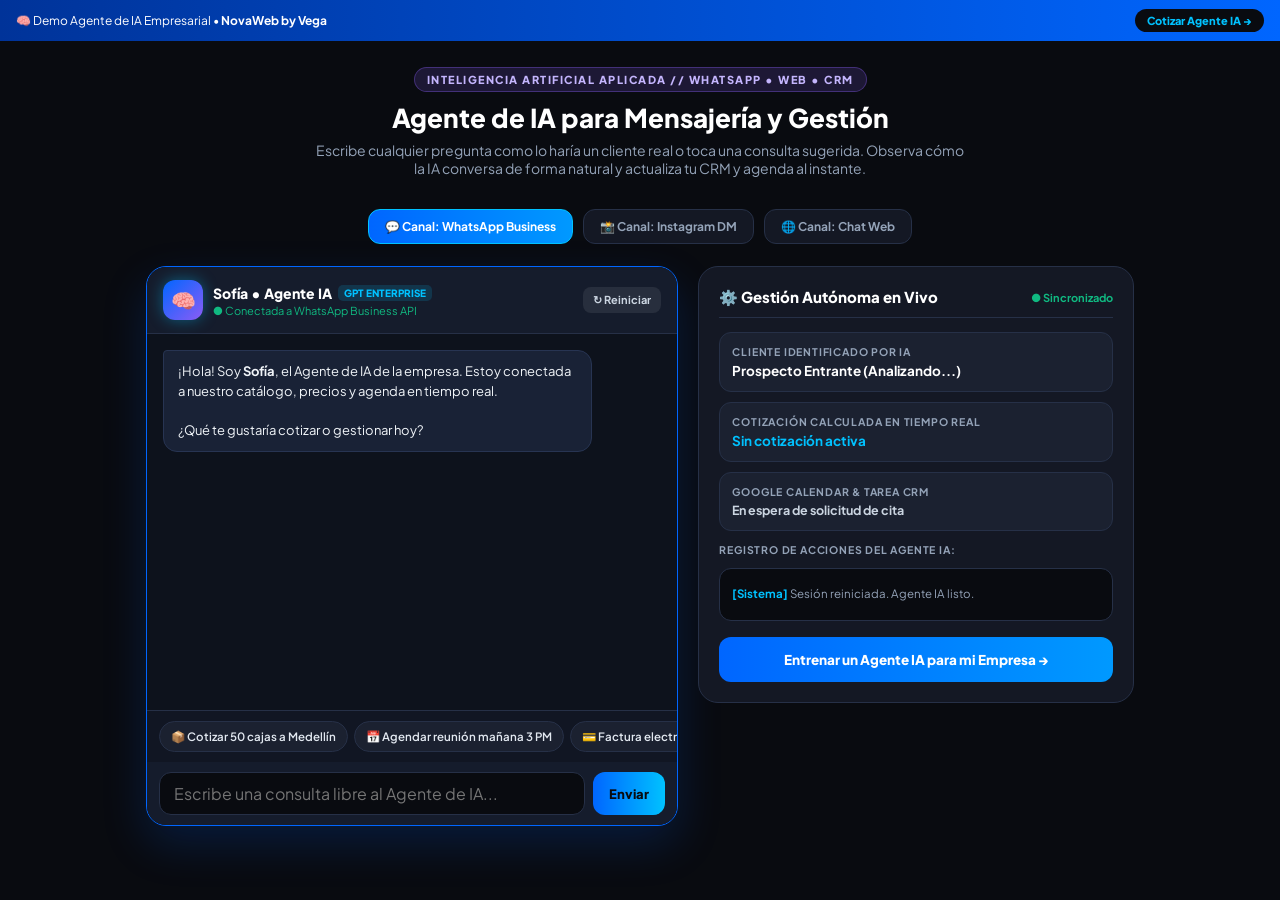
<file: demo-agente-ia/index.html>
<!DOCTYPE html>
<html lang="es">
<head>
  <meta charset="UTF-8" />
  <meta name="viewport" content="width=device-width, initial-scale=1.0, viewport-fit=cover" />
  <meta name="theme-color" content="#090B10" />
  <title>Demo Agente de IA Empresarial | NovaWeb by Vega</title>
  <link rel="icon" type="image/png" sizes="48x48" href="/favicon-48x48.png" />
  <link rel="apple-touch-icon" sizes="180x180" href="/apple-touch-icon.png" />
  <link rel="preconnect" href="https://fonts.googleapis.com">
  <link href="https://fonts.googleapis.com/css2?family=Plus+Jakarta+Sans:wght@400;500;600;700;800&display=swap" rel="stylesheet">
  <style>
    :root {
      --bg: #090B10;
      --surface: #141824;
      --surface-alt: #1B2130;
      --border: #263047;
      --primary: #0066FF;
      --accent: #00C2FF;
      --purple: #8B5CF6;
      --whatsapp: #25D366;
      --success: #10B981;
      --text: #FFFFFF;
      --muted: #94A3B8;
    }

    * { box-sizing: border-box; margin: 0; padding: 0; font-family: 'Plus Jakarta Sans', sans-serif; -webkit-tap-highlight-color: transparent; }
    body { background-color: var(--bg); color: var(--text); padding-bottom: calc(50px + env(safe-area-inset-bottom)); overflow-x: clip; }

    /* Barra superior NovaWeb by Vega */
    .agency-bar {
      background: linear-gradient(90deg, #003399, #0066FF);
      color: #fff;
      font-size: 12px;
      padding: 9px 16px;
      display: flex;
      justify-content: space-between;
      align-items: center;
      position: sticky;
      top: 0;
      z-index: 60;
      gap: 8px;
    }
    .agency-bar a {
      background: #090B10;
      color: #00C2FF;
      text-decoration: none;
      padding: 5px 12px;
      border-radius: 20px;
      font-weight: 800;
      font-size: 11px;
      white-space: nowrap;
    }

    .container { max-width: 1020px; margin: 0 auto; padding: 0 16px; }

    /* Encabezado */
    .header-box { text-align: center; padding: 26px 0 18px; }
    .tag-pill {
      display: inline-block;
      background: rgba(139, 92, 246, 0.16);
      color: #C4B5FD;
      border: 1px solid rgba(139, 92, 246, 0.35);
      font-size: 11px;
      font-weight: 800;
      letter-spacing: 1.5px;
      padding: 5px 12px;
      border-radius: 20px;
      margin-bottom: 10px;
      text-transform: uppercase;
    }
    .header-box h1 { font-size: 26px; font-weight: 800; line-height: 1.2; }
    .header-box p { color: var(--muted); font-size: 14px; margin-top: 8px; max-width: 650px; margin-inline: auto; }

    /* Selector de Canal */
    .channel-bar {
      display: flex;
      justify-content: center;
      gap: 10px;
      margin: 14px 0 22px;
      flex-wrap: wrap;
    }
    .channel-btn {
      background: var(--surface);
      border: 1px solid var(--border);
      color: var(--muted);
      padding: 9px 16px;
      border-radius: 12px;
      font-size: 12px;
      font-weight: 700;
      cursor: pointer;
      transition: 0.2s;
    }
    .channel-btn.active {
      background: linear-gradient(90deg, #0066FF, #0099FF);
      color: #fff;
      border-color: var(--accent);
    }

    /* Grid Principal */
    .workspace-grid {
      display: grid;
      grid-template-columns: 1.1fr 0.9fr;
      gap: 20px;
      align-items: start;
    }
    .workspace-grid > * { min-width: 0; max-width: 100%; }
    @media (max-width: 820px) {
      .workspace-grid { grid-template-columns: 1fr; }
    }

    /* Ventana de Chat IA */
    .chat-window {
      background: #0D121C;
      border: 1px solid var(--primary);
      border-radius: 20px;
      overflow: hidden;
      box-shadow: 0 18px 45px rgba(0, 102, 255, 0.18);
      display: flex;
      flex-direction: column;
      height: 560px;
    }
    .chat-header {
      background: #151C2C;
      padding: 13px 16px;
      display: flex;
      justify-content: space-between;
      align-items: center;
      border-bottom: 1px solid var(--border);
    }
    .agent-identity { display: flex; align-items: center; gap: 10px; }
    .agent-orb {
      width: 40px;
      height: 40px;
      border-radius: 12px;
      background: linear-gradient(135deg, #0066FF, #8B5CF6);
      display: flex;
      align-items: center;
      justify-content: center;
      font-size: 20px;
      box-shadow: 0 0 15px rgba(0, 194, 255, 0.4);
      flex-shrink: 0;
    }
    .agent-title { font-size: 14px; font-weight: 800; display: flex; align-items: center; gap: 6px; flex-wrap: wrap; }
    .ai-badge {
      background: rgba(0, 194, 255, 0.15);
      color: var(--accent);
      font-size: 10px;
      padding: 2px 6px;
      border-radius: 5px;
      font-weight: 800;
    }
    .agent-sub { font-size: 11px; color: var(--success); margin-top: 2px; }

    .chat-body {
      flex: 1;
      padding: 16px;
      overflow-y: auto;
      display: flex;
      flex-direction: column;
      gap: 12px;
    }
    .bubble {
      max-width: 86%;
      padding: 11px 14px;
      border-radius: 14px;
      font-size: 13px;
      line-height: 1.5;
      animation: popIn 0.22s ease;
    }
    @keyframes popIn { from { opacity: 0; transform: translateY(5px); } to { opacity: 1; transform: translateY(0); } }
    .bubble-ai {
      background: #192236;
      border: 1px solid #273452;
      color: #F1F5F9;
      align-self: flex-start;
      border-top-left-radius: 4px;
    }
    .bubble-user {
      background: linear-gradient(135deg, #0066FF, #0052CC);
      color: #FFFFFF;
      align-self: flex-end;
      border-top-right-radius: 4px;
    }
    .ai-action-chip {
      margin-top: 8px;
      padding: 8px 10px;
      background: rgba(0, 194, 255, 0.08);
      border-left: 3px solid var(--accent);
      border-radius: 6px;
      font-size: 11.5px;
      color: #BAE6FD;
    }

    /* Prompts sugeridos */
    .prompts-strip {
      padding: 10px 12px;
      background: #111623;
      border-top: 1px solid var(--border);
      display: flex;
      gap: 6px;
      overflow-x: auto;
      scrollbar-width: none;
    }
    .prompts-strip::-webkit-scrollbar { display: none; }
    .prompt-pill {
      background: var(--surface-alt);
      border: 1px solid var(--border);
      color: #E2E8F0;
      padding: 7px 11px;
      border-radius: 18px;
      font-size: 11.5px;
      font-weight: 600;
      white-space: nowrap;
      cursor: pointer;
      transition: 0.15s;
    }
    .prompt-pill:hover { border-color: var(--accent); color: var(--accent); }

    .chat-footer {
      background: #151C2C;
      padding: 10px 12px;
      display: flex;
      gap: 8px;
    }
    .chat-footer input {
      flex: 1;
      min-width: 0;
      background: #090B10;
      border: 1px solid var(--border);
      color: #fff;
      padding: 10px 14px;
      border-radius: 12px;
      font-size: 16px;
      outline: none;
    }
    .chat-footer input:focus { border-color: var(--accent); }
    .send-ai-btn {
      background: linear-gradient(90deg, #0066FF, #00C2FF);
      color: #090B10;
      border: none;
      padding: 0 16px;
      border-radius: 12px;
      font-weight: 800;
      font-size: 13px;
      cursor: pointer;
      flex-shrink: 0;
    }

    /* Panel Derecho: Gestión Empresarial Autónoma */
    .ops-panel {
      background: var(--surface);
      border: 1px solid var(--border);
      border-radius: 20px;
      padding: 20px;
    }
    .ops-header {
      display: flex;
      justify-content: space-between;
      align-items: center;
      margin-bottom: 14px;
      padding-bottom: 10px;
      border-bottom: 1px solid var(--border);
    }
    .ops-header h3 { font-size: 15px; font-weight: 800; }
    .live-dot {
      font-size: 11px;
      color: var(--success);
      font-weight: 700;
    }

    .data-card {
      background: var(--surface-alt);
      border: 1px solid var(--border);
      border-radius: 12px;
      padding: 12px;
      margin-bottom: 10px;
    }
    .data-label {
      font-size: 10.5px;
      text-transform: uppercase;
      letter-spacing: 0.8px;
      color: var(--muted);
      font-weight: 700;
    }
    .data-val {
      font-size: 13.5px;
      font-weight: 700;
      color: #fff;
      margin-top: 4px;
      overflow-wrap: anywhere;
    }

    .log-list {
      background: #090B10;
      border: 1px solid var(--border);
      border-radius: 12px;
      padding: 12px;
      margin-top: 12px;
      max-height: 155px;
      overflow-y: auto;
      font-size: 11.5px;
      color: #94A3B8;
      line-height: 1.6;
    }
    .log-entry { border-bottom: 1px dashed #1E293B; padding: 4px 0; }
    .log-entry:last-child { border-bottom: none; }
    .log-entry span { color: var(--accent); font-weight: 700; }

    .cta-agent-btn {
      display: block;
      text-align: center;
      margin-top: 16px;
      background: linear-gradient(90deg, #0066FF, #0099FF);
      color: #fff;
      text-decoration: none;
      padding: 14px;
      border-radius: 12px;
      font-weight: 800;
      font-size: 13.5px;
    }
  </style>
</head>
<body>

  <!-- Barra Agencia -->
  <div class="agency-bar">
    <span>🧠 Demo Agente de IA Empresarial • <strong>NovaWeb by Vega</strong></span>
    <a href="https://wa.me/573000560656?text=Hola%20NovaWeb%20by%20Vega,%20prob%C3%A9%20el%20demo%20del%20Agente%20de%20IA%20y%20quiero%20implementarlo%20en%20mi%20empresa%20($2.190.000%20COP)" target="_blank" rel="noopener noreferrer">
      Cotizar Agente IA →
    </a>
  </div>

  <div class="container">
    <div class="header-box">
      <span class="tag-pill">INTELIGENCIA ARTIFICIAL APLICADA // WHATSAPP • WEB • CRM</span>
      <h1>Agente de IA para Mensajería y Gestión</h1>
      <p>Escribe cualquier pregunta como lo haría un cliente real o toca una consulta sugerida. Observa cómo la IA conversa de forma natural y actualiza tu CRM y agenda al instante.</p>
    </div>

    <!-- Selector de Canal Simulado -->
    <div class="channel-bar">
      <button class="channel-btn active" onclick="setChannel('WhatsApp Business API', this)">💬 Canal: WhatsApp Business</button>
      <button class="channel-btn" onclick="setChannel('Instagram Direct', this)">📸 Canal: Instagram DM</button>
      <button class="channel-btn" onclick="setChannel('Widget Web 24/7', this)">🌐 Canal: Chat Web</button>
    </div>

    <div class="workspace-grid">
      <!-- Chat Conversacional con IA -->
      <div class="chat-window">
        <div class="chat-header">
          <div class="agent-identity">
            <div class="agent-orb">🧠</div>
            <div>
              <div class="agent-title">Sofía • Agente IA <span class="ai-badge">GPT ENTERPRISE</span></div>
              <div class="agent-sub" id="channelStatus">● Conectada a WhatsApp Business API</div>
            </div>
          </div>
          <button onclick="resetDemo()" style="background:rgba(255,255,255,0.08); border:none; color:#CBD5E1; padding:6px 10px; border-radius:8px; font-size:11px; font-weight:700; cursor:pointer;">
            ↻ Reiniciar
          </button>
        </div>

        <div class="chat-body" id="chatBody"></div>

        <div class="prompts-strip">
          <button class="prompt-pill" onclick="sendPrompt('Hola, necesito cotizar 50 cajas personalizadas con envío a Medellín')">📦 Cotizar 50 cajas a Medellín</button>
          <button class="prompt-pill" onclick="sendPrompt('¿Tienen agenda mañana a las 3 PM para una videollamada con un asesor?')">📅 Agendar reunión mañana 3 PM</button>
          <button class="prompt-pill" onclick="sendPrompt('¿Qué métodos de pago manejan y dan factura electrónica?')">💳 Factura electrónica y pagos</button>
          <button class="prompt-pill" onclick="sendPrompt('Mi nombre es Carlos Méndez, mi correo carlos@empresa.co, envíame la cotización')">✉️ Enviar cotización formal</button>
        </div>

        <form class="chat-footer" onsubmit="handleUserMessage(event)">
          <input type="text" id="aiInput" placeholder="Escribe una consulta libre al Agente de IA..." autocomplete="off">
          <button type="submit" class="send-ai-btn">Enviar</button>
        </form>
      </div>

      <!-- Panel de Gestión Autónoma (CRM + Calendar + Sheets) -->
      <div class="ops-panel">
        <div class="ops-header">
          <h3>⚙️ Gestión Autónoma en Vivo</h3>
          <span class="live-dot">● Sincronizado</span>
        </div>

        <div class="data-card">
          <div class="data-label">Cliente Identificado por IA</div>
          <div class="data-val" id="crmClient">Prospecto Entrante (Analizando...)</div>
        </div>

        <div class="data-card">
          <div class="data-label">Cotización Calculada en Tiempo Real</div>
          <div class="data-val" id="crmQuote" style="color:var(--accent);">Sin cotización activa</div>
        </div>

        <div class="data-card">
          <div class="data-label">Google Calendar & Tarea CRM</div>
          <div class="data-val" id="crmCalendar" style="font-size:12.5px; color:#CBD5E1;">En espera de solicitud de cita</div>
        </div>

        <div class="data-label" style="margin-top:12px;">Registro de Acciones del Agente IA:</div>
        <div class="log-list" id="actionLogs">
          <div class="log-entry"><span>[Sistema]</span> Base de conocimiento empresarial cargada (catálogo, tarifas, políticas y agenda).</div>
        </div>

        <a class="cta-agent-btn" href="https://wa.me/573000560656?text=Hola%20NovaWeb%20by%20Vega,%20quiero%20un%20Agente%20de%20IA%20para%20Mensajer%C3%ADa%20y%20Gesti%C3%B3n%20en%20mi%20empresa%20($2.190.000%20COP)" target="_blank" rel="noopener noreferrer">
          Entrenar un Agente IA para mi Empresa →
        </a>
      </div>
    </div>
  </div>

  <script>
    let currentChannel = "WhatsApp Business";

    function addLog(tag, text) {
      const logs = document.getElementById("actionLogs");
      const entry = document.createElement("div");
      entry.className = "log-entry";
      entry.innerHTML = `<span>[${tag}]</span> ${text}`;
      logs.prepend(entry);
    }

    function addBubble(sender, text, actionNote = null) {
      const body = document.getElementById("chatBody");
      const div = document.createElement("div");
      div.className = `bubble ${sender === "ai" ? "bubble-ai" : "bubble-user"}`;
      let formatted = text.replace(/\*\*(.*?)\*\*/g, "<strong>$1</strong>").replace(/\n/g, "<br>");
      if (actionNote) {
        formatted += `<div class="ai-action-chip">⚡ ${actionNote}</div>`;
      }
      div.innerHTML = formatted;
      body.appendChild(div);
      body.scrollTop = body.scrollHeight;
    }

    function setChannel(name, btn) {
      currentChannel = name;
      document.querySelectorAll(".channel-btn").forEach(b => b.classList.remove("active"));
      btn.classList.add("active");
      document.getElementById("channelStatus").innerText = `● Conectada a ${name}`;
      addLog("Canal", `Simulación cambiada a ${name}`);
    }

    function processAIResponse(userText) {
      const q = userText.toLowerCase();

      if (q.includes("caja") || q.includes("cotiz") || q.includes("50") || q.includes("precio")) {
        document.getElementById("crmQuote").innerText = "$1.450.000 COP (50 unid. + Envío Medellín)";
        addLog("Cotizador IA", "Calculó volumen (50 unid.), aplicó tarifa mayorista y sumó flete a Medellín.");
        return {
          text: "¡Con mucho gusto! Revisé nuestro inventario y tarifas por volumen:\n\n• **50 Cajas Personalizadas (Cartón rígido + logo):** $26.000 c/u = **$1.300.000 COP**\n• **Envío asegurado a Medellín (48h):** **$150.000 COP**\n• **Total estimado:** **$1.450.000 COP** (IVA incluido)\n\n¿Deseas que te genere el PDF formal o prefieres agendar una llamada rápida de 10 minutos?",
          note: "Inventario verificado • Cotización guardada en CRM"
        };
      }

      if (q.includes("agenda") || q.includes("reunion") || q.includes("reunión") || q.includes("cita") || q.includes("3 pm") || q.includes("mañana")) {
        document.getElementById("crmCalendar").innerText = "✅ Reunión Agendada: Mañana 3:00 PM (Google Meet)";
        addLog("Google Calendar", "Consultó disponibilidad del equipo comercial y reservó bloque mañana 3:00 PM.");
        return {
          text: "¡Listo! Revisé el calendario del equipo comercial y acabo de apartar tu espacio:\n\n📅 **Fecha:** Mañana\n🕒 **Hora:** 3:00 p.m. (Hora Colombia)\n💻 **Modalidad:** Videollamada por Google Meet\n\nSi me compartes tu correo electrónico, te envío la invitación oficial ahora mismo.",
          note: "Evento creado en Google Calendar • Recordatorio programado"
        };
      }

      if (q.includes("pago") || q.includes("factura") || q.includes("metodo") || q.includes("método")) {
        addLog("Base Conocimiento", "Respondió políticas tributarias y pasarelas de pago autorizadas.");
        return {
          text: "Sí, emitimos **factura electrónica DIAN** para empresas y personas naturales.\n\nAceptamos:\n• **Transferencia bancaria / PSE / Nequi empresarial**\n• **Tarjetas de crédito y débito** (link de pago seguro)\n• Para pedidos corporativos manejamos **50% de anticipo** y 50% contra despacho.",
          note: "Información verificada desde políticas de la empresa"
        };
      }

      if (q.includes("@") || q.includes("carlos") || q.includes("correo") || q.includes("nombre")) {
        document.getElementById("crmClient").innerText = "Carlos Méndez (carlos@empresa.co) • Lead Calificado";
        addLog("CRM & Email", "Extrajo nombre y correo, actualizó ficha en CRM y envió cotización PDF.");
        return {
          text: "¡Excelente, **Carlos**! 🙌 Ya registré tus datos en nuestro sistema y te envié la cotización formal en PDF a **carlos@empresa.co** junto con el enlace de la reunión.\n\nUn ejecutivo de cuenta ya tiene todo el resumen de nuestra charla para atenderte sin hacerte repetir nada.",
          note: "Ficha creada en CRM • PDF enviado por correo"
        };
      }

      addLog("IA Conversacional", "Analizó intención del usuario y ofreció asistencia contextual.");
      return {
        text: "Entiendo perfectamente lo que necesitas. Puedo ayudarte de inmediato a:\n\n1. **Calcular una cotización exacta** según cantidades y ciudad de destino.\n2. **Agendar una reunión** en Google Calendar con un especialista.\n3. **Resolver dudas** sobre tiempos de entrega, garantías o facturación.\n\n¿Con cuál de estos puntos te gustaría empezar?",
        note: "Comprensión de lenguaje natural activa"
      };
    }

    function sendPrompt(text) {
      addBubble("user", text);
      document.getElementById("channelStatus").innerText = "Sofía está analizando y redactando...";

      setTimeout(() => {
        document.getElementById("channelStatus").innerText = `● Conectada a ${currentChannel}`;
        const reply = processAIResponse(text);
        addBubble("ai", reply.text, reply.note);
      }, 550);
    }

    function handleUserMessage(e) {
      e.preventDefault();
      const input = document.getElementById("aiInput");
      const val = input.value.trim();
      if (!val) return;
      input.value = "";
      sendPrompt(val);
    }

    function resetDemo() {
      document.getElementById("chatBody").innerHTML = "";
      document.getElementById("crmClient").innerText = "Prospecto Entrante (Analizando...)";
      document.getElementById("crmQuote").innerText = "Sin cotización activa";
      document.getElementById("crmCalendar").innerText = "En espera de solicitud de cita";
      document.getElementById("actionLogs").innerHTML = `<div class="log-entry"><span>[Sistema]</span> Sesión reiniciada. Agente IA listo.</div>`;
      addBubble("ai", "¡Hola! Soy **Sofía**, el Agente de IA de la empresa. Estoy conectada a nuestro catálogo, precios y agenda en tiempo real.\n\n¿Qué te gustaría cotizar o gestionar hoy?");
    }

    resetDemo();
  </script>
</body>
</html>
</file>
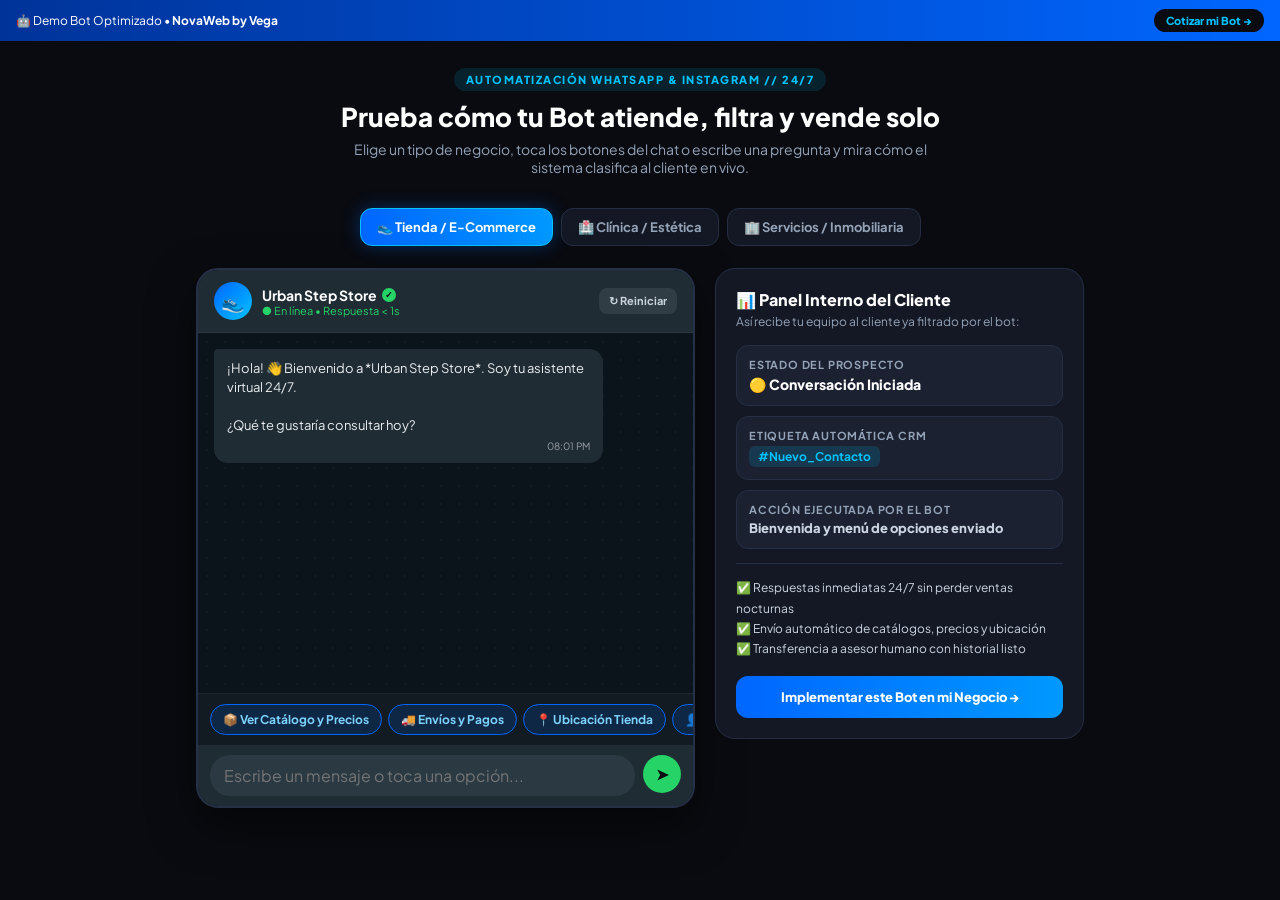
<file: demo-bot/index.html>
<!DOCTYPE html>
<html lang="es">
<head>
  <meta charset="UTF-8" />
  <meta name="viewport" content="width=device-width, initial-scale=1.0, viewport-fit=cover" />
  <meta name="theme-color" content="#090B10" />
  <title>Demo Bot Optimizado 24/7 | NovaWeb by Vega</title>
  <link rel="icon" type="image/png" sizes="48x48" href="/favicon-48x48.png" />
  <link rel="apple-touch-icon" sizes="180x180" href="/apple-touch-icon.png" />
  <link rel="preconnect" href="https://fonts.googleapis.com">
  <link href="https://fonts.googleapis.com/css2?family=Plus+Jakarta+Sans:wght@400;500;600;700;800&display=swap" rel="stylesheet">
  <style>
    :root {
      --bg: #090B10;
      --surface: #141824;
      --surface-alt: #1B2130;
      --border: #252E42;
      --primary: #0066FF;
      --accent: #00C2FF;
      --whatsapp: #25D366;
      --wa-bg: #0B141A;
      --wa-header: #1F2C34;
      --wa-in: #1F2C34;
      --wa-out: #005C4B;
      --text: #FFFFFF;
      --muted: #94A3B8;
    }

    * { box-sizing: border-box; margin: 0; padding: 0; font-family: 'Plus Jakarta Sans', sans-serif; -webkit-tap-highlight-color: transparent; }
    body { background-color: var(--bg); color: var(--text); padding-bottom: calc(50px + env(safe-area-inset-bottom)); overflow-x: clip; }

    /* Barra superior NovaWeb by Vega */
    .agency-bar {
      background: linear-gradient(90deg, #003399, #0066FF);
      color: #fff;
      font-size: 12px;
      padding: 9px 16px;
      display: flex;
      justify-content: space-between;
      align-items: center;
      position: sticky;
      top: 0;
      z-index: 60;
      gap: 8px;
    }
    .agency-bar a {
      background: #090B10;
      color: #00C2FF;
      text-decoration: none;
      padding: 5px 12px;
      border-radius: 20px;
      font-weight: 800;
      font-size: 11px;
      white-space: nowrap;
    }

    .container { max-width: 920px; margin: 0 auto; padding: 0 16px; }

    /* Encabezado */
    .header-box { text-align: center; padding: 26px 0 18px; }
    .tag-pill {
      display: inline-block;
      background: rgba(0, 194, 255, 0.12);
      color: var(--accent);
      font-size: 11px;
      font-weight: 800;
      letter-spacing: 1.5px;
      padding: 5px 12px;
      border-radius: 20px;
      margin-bottom: 10px;
      text-transform: uppercase;
    }
    .header-box h1 { font-size: 26px; font-weight: 800; line-height: 1.2; }
    .header-box p { color: var(--muted); font-size: 14px; margin-top: 8px; max-width: 620px; margin-inline: auto; }

    /* Selector de Rubro */
    .rubro-tabs {
      display: flex;
      justify-content: center;
      gap: 8px;
      margin: 14px 0 22px;
      flex-wrap: wrap;
    }
    .rubro-btn {
      background: var(--surface);
      border: 1px solid var(--border);
      color: var(--muted);
      padding: 10px 16px;
      border-radius: 12px;
      font-size: 13px;
      font-weight: 700;
      cursor: pointer;
      transition: 0.2s;
    }
    .rubro-btn.active {
      background: linear-gradient(90deg, #0066FF, #0099FF);
      color: #fff;
      border-color: var(--accent);
      box-shadow: 0 0 18px rgba(0, 102, 255, 0.35);
    }

    /* Layout Principal: Celular + Panel CRM en Vivo */
    .demo-grid {
      display: grid;
      grid-template-columns: 1.15fr 0.85fr;
      gap: 20px;
      align-items: start;
    }
    .demo-grid > * { min-width: 0; max-width: 100%; }
    @media (max-width: 768px) {
      .demo-grid { grid-template-columns: 1fr; }
    }

    /* Simulador WhatsApp */
    .phone-frame {
      background: var(--wa-bg);
      border: 2px solid #263147;
      border-radius: 22px;
      overflow: hidden;
      box-shadow: 0 18px 45px rgba(0,0,0,0.5);
      display: flex;
      flex-direction: column;
      height: 540px;
    }
    .wa-top {
      background: var(--wa-header);
      padding: 12px 16px;
      display: flex;
      align-items: center;
      justify-content: space-between;
      border-bottom: 1px solid rgba(255,255,255,0.06);
    }
    .wa-profile { display: flex; align-items: center; gap: 10px; }
    .wa-avatar {
      width: 38px;
      height: 38px;
      border-radius: 50%;
      background: linear-gradient(135deg, var(--primary), var(--accent));
      display: flex;
      align-items: center;
      justify-content: center;
      font-size: 19px;
      font-weight: 800;
      flex-shrink: 0;
    }
    .wa-name { font-size: 14px; font-weight: 700; display: flex; align-items: center; gap: 5px; }
    .verified-dot {
      background: var(--whatsapp);
      color: #090B10;
      font-size: 9px;
      font-weight: 900;
      width: 14px;
      height: 14px;
      border-radius: 50%;
      display: inline-flex;
      align-items: center;
      justify-content: center;
    }
    .wa-status { font-size: 11px; color: var(--whatsapp); }

    .reset-chat-btn {
      background: rgba(255,255,255,0.08);
      border: none;
      color: #CBD5E1;
      font-size: 11px;
      font-weight: 700;
      padding: 6px 10px;
      border-radius: 8px;
      cursor: pointer;
    }

    /* Área de Mensajes */
    .chat-area {
      flex: 1;
      padding: 16px;
      overflow-y: auto;
      display: flex;
      flex-direction: column;
      gap: 10px;
      background-image: radial-gradient(rgba(255,255,255,0.03) 1px, transparent 1px);
      background-size: 18px 18px;
    }
    .msg {
      max-width: 84%;
      padding: 10px 13px;
      border-radius: 14px;
      font-size: 13px;
      line-height: 1.45;
      position: relative;
      animation: fadeIn 0.2s ease;
    }
    @keyframes fadeIn { from { opacity: 0; transform: translateY(4px); } to { opacity: 1; transform: translateY(0); } }
    .msg-bot {
      background: var(--wa-in);
      color: #E9EDEF;
      align-self: flex-start;
      border-top-left-radius: 4px;
    }
    .msg-user {
      background: var(--wa-out);
      color: #FFFFFF;
      align-self: flex-end;
      border-top-right-radius: 4px;
    }
    .msg-time {
      display: block;
      text-align: right;
      font-size: 10px;
      color: rgba(255,255,255,0.55);
      margin-top: 4px;
    }

    /* Tarjeta interna en el chat (Catálogo / Ubicación / PDF) */
    .rich-card {
      background: #141D24;
      border: 1px solid rgba(0, 194, 255, 0.25);
      border-radius: 10px;
      padding: 10px;
      margin-top: 8px;
      font-size: 12px;
    }
    .rich-card strong { color: var(--accent); display: block; margin-bottom: 3px; }

    /* Botones Rápidos del Bot */
    .quick-replies {
      padding: 10px 12px;
      background: #111B21;
      display: flex;
      gap: 6px;
      overflow-x: auto;
      border-top: 1px solid rgba(255,255,255,0.06);
      scrollbar-width: none;
    }
    .quick-replies::-webkit-scrollbar { display: none; }
    .qr-btn {
      background: rgba(0, 102, 255, 0.16);
      border: 1px solid var(--primary);
      color: #7DD3FC;
      padding: 7px 12px;
      border-radius: 18px;
      font-size: 12px;
      font-weight: 700;
      white-space: nowrap;
      cursor: pointer;
      transition: 0.15s;
    }
    .qr-btn:hover { background: var(--primary); color: #fff; }

    /* Input de texto */
    .chat-input-bar {
      background: var(--wa-header);
      padding: 10px 12px;
      display: flex;
      gap: 8px;
    }
    .chat-input-bar input {
      flex: 1;
      min-width: 0;
      background: #2A3942;
      border: none;
      color: #fff;
      padding: 10px 14px;
      border-radius: 20px;
      font-size: 16px;
      outline: none;
    }
    .send-btn {
      background: var(--whatsapp);
      color: #090B10;
      border: none;
      width: 38px;
      height: 38px;
      border-radius: 50%;
      font-weight: 900;
      cursor: pointer;
      font-size: 15px;
      flex-shrink: 0;
    }

    /* Panel Lateral: CRM y Automatización en Tiempo Real */
    .crm-panel {
      background: var(--surface);
      border: 1px solid var(--border);
      border-radius: 20px;
      padding: 20px;
    }
    .crm-panel h3 { font-size: 16px; font-weight: 800; margin-bottom: 4px; }
    .crm-sub { font-size: 12px; color: var(--muted); margin-bottom: 16px; }

    .crm-field {
      background: var(--surface-alt);
      border: 1px solid var(--border);
      border-radius: 12px;
      padding: 12px;
      margin-bottom: 10px;
    }
    .crm-label { font-size: 11px; color: var(--muted); text-transform: uppercase; letter-spacing: 0.8px; font-weight: 700; }
    .crm-value { font-size: 14px; font-weight: 800; color: #fff; margin-top: 4px; }
    .badge-tag {
      display: inline-block;
      background: rgba(0, 194, 255, 0.15);
      color: var(--accent);
      padding: 3px 9px;
      border-radius: 6px;
      font-size: 12px;
      font-weight: 700;
      margin-top: 4px;
    }

    .benefits-mini {
      margin-top: 14px;
      padding-top: 14px;
      border-top: 1px solid var(--border);
      font-size: 12px;
      color: #CBD5E1;
      line-height: 1.7;
    }
    .cta-panel-btn {
      display: block;
      text-align: center;
      margin-top: 16px;
      background: linear-gradient(90deg, #0066FF, #0099FF);
      color: #fff;
      text-decoration: none;
      padding: 13px;
      border-radius: 12px;
      font-weight: 800;
      font-size: 13px;
    }
  </style>
</head>
<body>

  <!-- Barra Agencia -->
  <div class="agency-bar">
    <span>🤖 Demo Bot Optimizado • <strong>NovaWeb by Vega</strong></span>
    <a href="https://wa.me/573000560656?text=Hola%20NovaWeb%20by%20Vega,%20prob%C3%A9%20el%20demo%20del%20Bot%20Optimizado%20y%20quiero%20uno%20para%20mi%20negocio" target="_blank" rel="noopener noreferrer">
      Cotizar mi Bot →
    </a>
  </div>

  <div class="container">
    <div class="header-box">
      <span class="tag-pill">AUTOMATIZACIÓN WHATSAPP & INSTAGRAM // 24/7</span>
      <h1>Prueba cómo tu Bot atiende, filtra y vende solo</h1>
      <p>Elige un tipo de negocio, toca los botones del chat o escribe una pregunta y mira cómo el sistema clasifica al cliente en vivo.</p>
    </div>

    <!-- Selector de Rubro -->
    <div class="rubro-tabs">
      <button class="rubro-btn active" onclick="switchRubro('tienda', this)">👟 Tienda / E-Commerce</button>
      <button class="rubro-btn" onclick="switchRubro('clinica', this)">🏥 Clínica / Estética</button>
      <button class="rubro-btn" onclick="switchRubro('servicios', this)">🏢 Servicios / Inmobiliaria</button>
    </div>

    <div class="demo-grid">
      <!-- Celular WhatsApp -->
      <div class="phone-frame">
        <div class="wa-top">
          <div class="wa-profile">
            <div class="wa-avatar" id="botAvatar">👟</div>
            <div>
              <div class="wa-name"><span id="botName">Urban Step Store</span> <span class="verified-dot">✓</span></div>
              <div class="wa-status" id="botStatus">● En línea • Respuesta &lt; 1s</div>
            </div>
          </div>
          <button class="reset-chat-btn" onclick="resetChat()">↻ Reiniciar</button>
        </div>

        <div class="chat-area" id="chatArea"></div>

        <div class="quick-replies" id="quickReplies"></div>

        <form class="chat-input-bar" onsubmit="handleFormSubmit(event)">
          <input type="text" id="userInput" placeholder="Escribe un mensaje o toca una opción..." autocomplete="off">
          <button type="submit" class="send-btn">➤</button>
        </form>
      </div>

      <!-- Panel CRM en Tiempo Real -->
      <div class="crm-panel">
        <h3>📊 Panel Interno del Cliente</h3>
        <p class="crm-sub">Así recibe tu equipo al cliente ya filtrado por el bot:</p>

        <div class="crm-field">
          <div class="crm-label">Estado del Prospecto</div>
          <div class="crm-value" id="crmStatus">🟡 Conversación Iniciada</div>
        </div>

        <div class="crm-field">
          <div class="crm-label">Etiqueta Automática CRM</div>
          <div><span class="badge-tag" id="crmTag">#Nuevo_Contacto</span></div>
        </div>

        <div class="crm-field">
          <div class="crm-label">Acción Ejecutada por el Bot</div>
          <div class="crm-value" id="crmAction" style="font-size:13px; color:#CBD5E1;">Bienvenida y menú de opciones enviado</div>
        </div>

        <div class="benefits-mini">
          <div>✅ Respuestas inmediatas 24/7 sin perder ventas nocturnas</div>
          <div>✅ Envío automático de catálogos, precios y ubicación</div>
          <div>✅ Transferencia a asesor humano con historial listo</div>
        </div>

        <a class="cta-panel-btn" href="https://wa.me/573000560656?text=Hola%20NovaWeb%20by%20Vega,%20quiero%20implementar%20el%20Bot%20Optimizado%20en%20mi%20WhatsApp%20($890.000%20COP)" target="_blank" rel="noopener noreferrer">
          Implementar este Bot en mi Negocio →
        </a>
      </div>
    </div>
  </div>

  <script>
    const scenarios = {
      tienda: {
        name: "Urban Step Store",
        avatar: "👟",
        welcome: "¡Hola! 👋 Bienvenido a *Urban Step Store*. Soy tu asistente virtual 24/7.\n\n¿Qué te gustaría consultar hoy?",
        options: [
          { label: "📦 Ver Catálogo y Precios", key: "catalogo" },
          { label: "🚚 Envíos y Pagos", key: "envios" },
          { label: "📍 Ubicación Tienda", key: "ubicacion" },
          { label: "👤 Hablar con Asesor", key: "asesor" }
        ],
        responses: {
          catalogo: {
            text: "¡Claro! Aquí tienes nuestra colección más vendida con envío gratis a toda Colombia:",
            card: { title: "👟 Catálogo Digital 2026 (PDF + Web)", body: "• Tenis Runner Pro — $189.000 COP\n• Edición Urbana Black — $210.000 COP\n• Tallas disponibles: 37 a 43" },
            status: "🟢 Interés Alto (Catálogo)",
            tag: "#Interes_Catalogo",
            action: "Envió catálogo con precios y tallas disponibles",
            nextOptions: [
              { label: "💳 Quiero comprar talla 40", key: "comprar" },
              { label: "🚚 ¿Cuánto tarda el envío?", key: "envios" },
              { label: "👤 Hablar con Asesor", key: "asesor" }
            ]
          },
          comprar: {
            text: "¡Excelente elección! 🎉 Te comparto el enlace de pago seguro (PSE, Nequi, Addi o Tarjeta) y te conecto con un asesor para confirmar tu guía de despacho.",
            card: { title: "🔗 Enlace de Pago Generado", body: "Referencia #US-409 • Envío asegurado incluido" },
            status: "🔥 Cliente Listo para Pagar",
            tag: "#Cierre_Venta",
            action: "Generó link de pago y notificó al asesor de despachos",
            nextOptions: [
              { label: "👤 Confirmar con Asesor", key: "asesor" },
              { label: "📦 Ver más modelos", key: "catalogo" }
            ]
          },
          envios: {
            text: "Hacemos envíos asegurados a todo Colombia:\n• **Bucaramanga y área metropolitana:** Entrega el mismo día.\n• **Ciudades principales:** 24 a 48 horas hábiles.\n• Aceptamos Nequi, DaviPlata, PSE, tarjetas y pago contraentrega.",
            status: "🟡 Consultando Condiciones",
            tag: "#Consulta_Envios",
            action: "Resolvió duda logística sin intervención humana",
            nextOptions: [
              { label: "📦 Ver Catálogo", key: "catalogo" },
              { label: "👤 Hablar con Asesor", key: "asesor" }
            ]
          },
          ubicacion: {
            text: "Visítanos en nuestra tienda física:\n📍 **Cra. 35 #48-20, Cabecera, Bucaramanga**\n🕒 Lunes a Sábado de 9:30 a.m. a 7:30 p.m.",
            card: { title: "🗺️ Pin de Google Maps Enviado", body: "Cómo llegar + Parqueadero gratuito para clientes" },
            status: "🟢 Visita Potencial a Tienda",
            tag: "#Visita_Tienda",
            action: "Compartió ubicación GPS y horarios de atención",
            nextOptions: [
              { label: "📦 Ver Catálogo", key: "catalogo" },
              { label: "👤 Hablar con Asesor", key: "asesor" }
            ]
          },
          asesor: {
            text: "✅ ¡Listo! He transferido tu conversación a **Camila (Asesora Comercial)** junto con el resumen de lo que consultaste. Te responderá en menos de 2 minutos.",
            status: "🔵 Transferido a Asesor Humano",
            tag: "#Asesor_Asignado",
            action: "Notificación enviada al equipo comercial con historial",
            nextOptions: [
              { label: "📦 Volver al Menú Principal", key: "catalogo" }
            ]
          }
        }
      },

      clinica: {
        name: "VitalDerma Estética",
        avatar: "🏥",
        welcome: "¡Hola! ✨ Bienvenido a *VitalDerma Clínica Estética*. Puedo ayudarte a cotizar tratamientos o agendar tu valoración en segundos.",
        options: [
          { label: "💆♀️ Tratamientos y Precios", key: "catalogo" },
          { label: "📅 Agendar Valoración", key: "comprar" },
          { label: "📍 Sede y Horarios", key: "ubicacion" },
          { label: "👩⚕️ Hablar con Especialista", key: "asesor" }
        ],
        responses: {
          catalogo: {
            text: "Estos son nuestros protocolos faciales y corporales más solicitados este mes:",
            card: { title: "✨ Lista Oficial de Precios", body: "• Limpieza Facial Profunda + Hidratación — $120.000 COP\n• Láser Depilación (Paquete 3 sesiones) — $290.000 COP\n• Valoración Médica Inicial — Sin costo" },
            status: "🟢 Interés Alto (Tratamientos)",
            tag: "#Interes_Tratamiento",
            action: "Envió portafolio de tratamientos y tarifas vigentes",
            nextOptions: [
              { label: "📅 Agendar cita esta semana", key: "comprar" },
              { label: "👩⚕️ Consultar con Especialista", key: "asesor" }
            ]
          },
          comprar: {
            text: "¡Perfecto! Tenemos disponibilidad mañana en los siguientes bloques:\n• **10:00 a.m.**\n• **3:30 p.m.**\n• **5:00 p.m.**\n\nYa dejé pre-reservado tu cupo y notifiqué a recepción para confirmarte.",
            card: { title: "🗓️ Pre-Reserva en Agenda", body: "Valoración Personalizada • Recordatorio automático por WhatsApp" },
            status: "🔥 Cita Pre-Agendada",
            tag: "#Cita_Agendada",
            action: "Bloqueó espacio en agenda y activó recordatorio",
            nextOptions: [
              { label: "📍 Ver dirección de la clínica", key: "ubicacion" },
              { label: "👩⚕️ Hablar con Recepción", key: "asesor" }
            ]
          },
          ubicacion: {
            text: "Estamos ubicados en:\n📍 **Calle 52 #31-45, Consultorio 402**\n🕒 Lunes a Sábado de 8:00 a.m. a 7:00 p.m.",
            card: { title: "🗺️ Ubicación Google Maps", body: "Edificio Médico • Fácil acceso y parqueadero" },
            status: "🟢 Consultando Ubicación",
            tag: "#Ubicacion_Clinica",
            action: "Envió ubicación exacta y horarios",
            nextOptions: [
              { label: "📅 Agendar Valoración", key: "comprar" },
              { label: "💆♀️ Ver Precios", key: "catalogo" }
            ]
          },
          asesor: {
            text: "✅ Te he conectado con nuestra coordinadora clínica para resolver tus dudas médicas personalizadas de inmediato.",
            status: "🔵 Transferido a Coordinadora",
            tag: "#Atencion_Especialista",
            action: "Derivó caso con etiquetas de interés al equipo",
            nextOptions: [
              { label: "💆♀️ Ver Tratamientos", key: "catalogo" }
            ]
          }
        }
      },

      servicios: {
        name: "Inmobiliaria Horizonte",
        avatar: "🏢",
        welcome: "¡Hola! 🏢 Soy el asistente digital de *Inmobiliaria Horizonte*. Dime qué estás buscando para enviarte opciones disponibles al instante.",
        options: [
          { label: "🏠 Arriendos Disponibles", key: "catalogo" },
          { label: "🔑 Compra de Inmuebles", key: "comprar" },
          { label: "📄 Requisitos de Arriendo", key: "envios" },
          { label: "👔 Contactar Agente", key: "asesor" }
        ],
        responses: {
          catalogo: {
            text: "Tenemos apartamentos y locales listos para entrega inmediata en las mejores zonas:",
            card: { title: "🏠 Portafolio Destacado", body: "• Apto 3 Hab. Cabecera — $1.650.000 COP/mes\n• Apartaestudio Moderno — $1.100.000 COP/mes\n• Local Comercial Esquinero — $2.400.000 COP/mes" },
            status: "🟢 Lead Calificado (Arriendo)",
            tag: "#Busca_Arriendo",
            action: "Filtró necesidad y envió fichas técnicas con fotos",
            nextOptions: [
              { label: "📅 Agendar visita al inmueble", key: "asesor" },
              { label: "📄 Ver requisitos", key: "envios" }
            ]
          },
          comprar: {
            text: "¡Excelente! Contamos con proyectos sobre planos y vivienda usada con financiación bancaria:\n• Apartamentos desde **$240.000.000 COP**\n• Asesoría completa en crédito hipotecario.",
            card: { title: "🔑 Catálogo de Venta", body: "Fotos HD, recorridos y simulación de cuota inicial" },
            status: "🔥 Lead Calificado (Compra)",
            tag: "#Inversion_Compra",
            action: "Clasificó prospecto comprador y envió portafolio",
            nextOptions: [
              { label: "👔 Hablar con Ejecutivo", key: "asesor" },
              { label: "🏠 Ver Arriendos", key: "catalogo" }
            ]
          },
          envios: {
            text: "Para arrendar con nosotros el estudio es 100% digital en 24 horas:\n• Cédula de ciudadanía\n• Certificación laboral o extractos bancarios\n• 1 codeudor con ingresos demostrables",
            status: "🟡 Informado sobre Requisitos",
            tag: "#Requisitos_OK",
            action: "Envió checklist de documentos automáticamente",
            nextOptions: [
              { label: "🏠 Ver Inmuebles", key: "catalogo" },
              { label: "👔 Agendar Visita", key: "asesor" }
            ]
          },
          asesor: {
            text: "✅ ¡Listo! Un agente inmobiliario asignado a tu zona ya recibió tus preferencias para coordinar la visita hoy mismo.",
            status: "🔵 Asignado a Agente de Zona",
            tag: "#Visita_Programada",
            action: "Asignó lead calificado al agente comercial",
            nextOptions: [
              { label: "🏠 Ver más propiedades", key: "catalogo" }
            ]
          }
        }
      }
    };

    let currentRubro = "tienda";

    function getTime() {
      const now = new Date();
      return now.toLocaleTimeString([], { hour: "2-digit", minute: "2-digit" });
    }

    function appendMessage(sender, text, card = null) {
      const chat = document.getElementById("chatArea");
      const div = document.createElement("div");
      div.className = `msg ${sender === "bot" ? "msg-bot" : "msg-user"}`;

      let html = text.replace(/\*\*(.*?)\*\*/g, "<strong>$1</strong>").replace(/\n/g, "<br>");
      if (card) {
        html += `
          <div class="rich-card">
            <strong>${card.title}</strong>
            <div>${card.body.replace(/\n/g, "<br>")}</div>
          </div>`;
      }
      html += `<span class="msg-time">${getTime()}</span>`;
      div.innerHTML = html;
      chat.appendChild(div);
      chat.scrollTop = chat.scrollHeight;
    }

    function renderQuickReplies(opts) {
      const container = document.getElementById("quickReplies");
      container.innerHTML = "";
      opts.forEach(o => {
        const btn = document.createElement("button");
        btn.className = "qr-btn";
        btn.innerText = o.label;
        btn.onclick = () => triggerOption(o.label, o.key);
        container.appendChild(btn);
      });
    }

    function triggerOption(label, key) {
      appendMessage("user", label);
      document.getElementById("botStatus").innerText = "escribiendo...";

      setTimeout(() => {
        document.getElementById("botStatus").innerText = "● En línea • Respuesta < 1s";
        const data = scenarios[currentRubro].responses[key] || scenarios[currentRubro].responses.catalogo;
        appendMessage("bot", data.text, data.card || null);
        renderQuickReplies(data.nextOptions);

        // Actualizar Panel CRM
        document.getElementById("crmStatus").innerText = data.status;
        document.getElementById("crmTag").innerText = data.tag;
        document.getElementById("crmAction").innerText = data.action;
      }, 450);
    }

    function handleFormSubmit(e) {
      e.preventDefault();
      const input = document.getElementById("userInput");
      const val = input.value.trim();
      if (!val) return;
      input.value = "";

      const lower = val.toLowerCase();
      let detectedKey = "catalogo";
      if (lower.includes("precio") || lower.includes("catalogo") || lower.includes("catálogo") || lower.includes("cuanto") || lower.includes("cuánto")) detectedKey = "catalogo";
      else if (lower.includes("envio") || lower.includes("envío") || lower.includes("pago") || lower.includes("requisito")) detectedKey = "envios";
      else if (lower.includes("donde") || lower.includes("dónde") || lower.includes("ubicacion") || lower.includes("ubicación") || lower.includes("horario")) detectedKey = "ubicacion";
      else if (lower.includes("cita") || lower.includes("agendar") || lower.includes("comprar")) detectedKey = "comprar";
      else if (lower.includes("asesor") || lower.includes("humano") || lower.includes("persona")) detectedKey = "asesor";

      triggerOption(val, detectedKey);
    }

    function switchRubro(rubro, btn) {
      currentRubro = rubro;
      document.querySelectorAll(".rubro-btn").forEach(b => b.classList.remove("active"));
      btn.classList.add("active");
      resetChat();
    }

    function resetChat() {
      const sc = scenarios[currentRubro];
      document.getElementById("botName").innerText = sc.name;
      document.getElementById("botAvatar").innerText = sc.avatar;
      document.getElementById("chatArea").innerHTML = "";
      document.getElementById("crmStatus").innerText = "🟡 Conversación Iniciada";
      document.getElementById("crmTag").innerText = "#Nuevo_Contacto";
      document.getElementById("crmAction").innerText = "Bienvenida y menú de opciones enviado";

      appendMessage("bot", sc.welcome);
      renderQuickReplies(sc.options);
    }

    resetChat();
  </script>
</body>
</html>
</file>
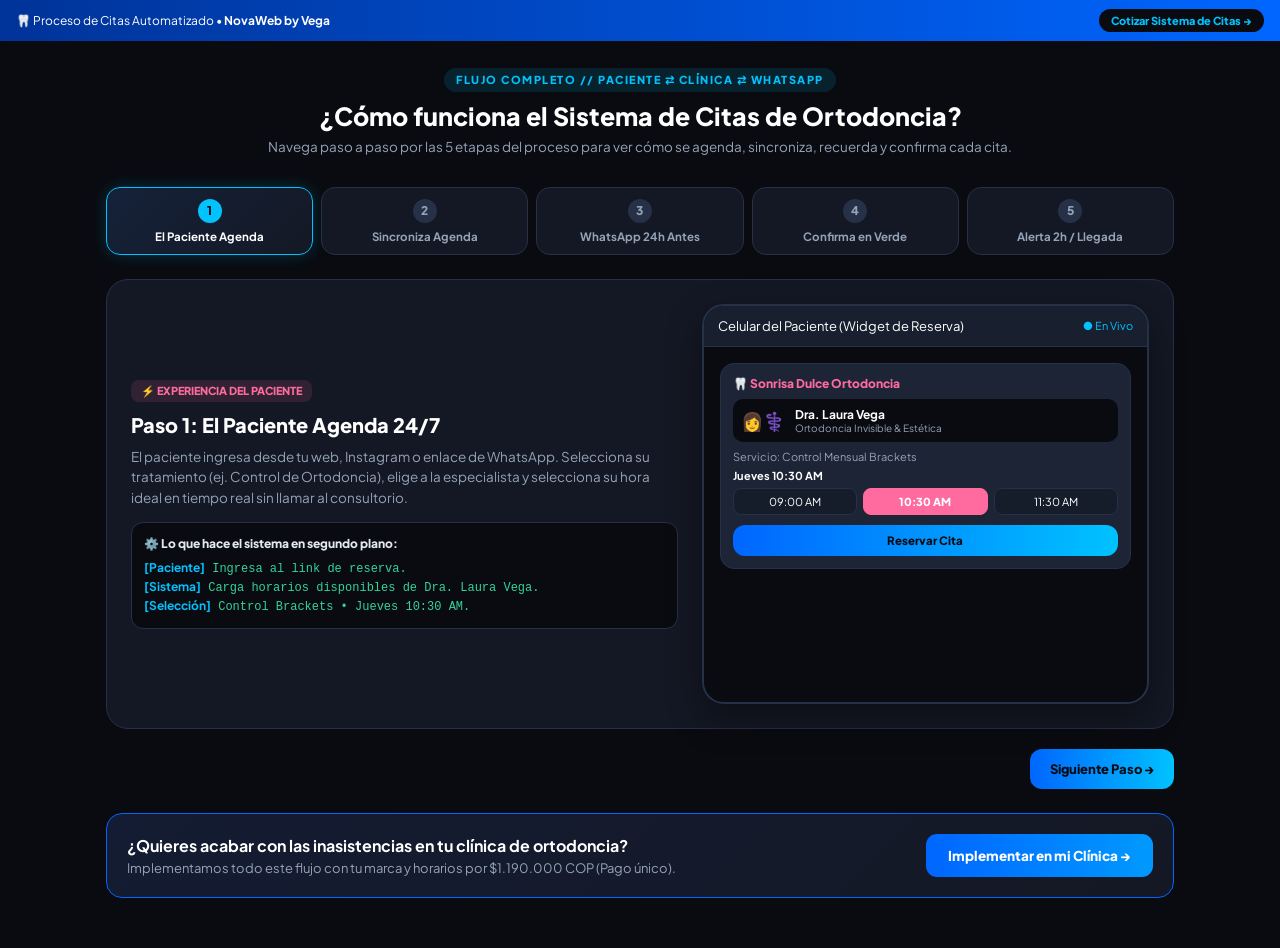
<file: demo-citas/index.html>
<!DOCTYPE html>
<html lang="es">
<head>
  <meta charset="UTF-8" />
  <meta name="viewport" content="width=device-width, initial-scale=1.0, viewport-fit=cover" />
  <meta name="theme-color" content="#090B10" />
  <title>Cómo Funciona el Sistema de Citas | NovaWeb by Vega</title>
  <link rel="icon" type="image/png" sizes="48x48" href="/favicon-48x48.png" />
  <link rel="apple-touch-icon" sizes="180x180" href="/apple-touch-icon.png" />
  <link rel="preconnect" href="https://fonts.googleapis.com">
  <link href="https://fonts.googleapis.com/css2?family=Plus+Jakarta+Sans:wght@400;500;600;700;800&family=Quicksand:wght@600;700&display=swap" rel="stylesheet">
  <style>
    :root {
      --bg: #090B10;
      --surface: #141824;
      --surface-card: #1B2130;
      --border: #263047;
      --primary: #0066FF;
      --accent: #00C2FF;
      --pink: #FF6B9E;
      --pink-soft: rgba(255, 107, 158, 0.12);
      --success: #10B981;
      --whatsapp: #25D366;
      --text: #FFFFFF;
      --muted: #94A3B8;
    }

    * { box-sizing: border-box; margin: 0; padding: 0; font-family: 'Plus Jakarta Sans', sans-serif; -webkit-tap-highlight-color: transparent; }
    body { background-color: var(--bg); color: var(--text); padding-bottom: calc(50px + env(safe-area-inset-bottom)); overflow-x: clip; }

    /* Barra superior NovaWeb by Vega */
    .agency-bar {
      background: linear-gradient(90deg, #003399, #0066FF);
      color: #fff;
      font-size: 12px;
      padding: 9px 16px;
      display: flex;
      justify-content: space-between;
      align-items: center;
      position: sticky;
      top: 0;
      z-index: 60;
      gap: 8px;
    }
    .agency-bar a {
      background: #090B10;
      color: #00C2FF;
      text-decoration: none;
      padding: 5px 12px;
      border-radius: 20px;
      font-weight: 800;
      font-size: 11px;
      white-space: nowrap;
    }

    .container { max-width: 1100px; margin: 0 auto; padding: 0 16px; }

    /* Encabezado */
    .header-box { text-align: center; padding: 26px 0 16px; }
    .tag-pill {
      display: inline-block;
      background: rgba(0, 194, 255, 0.12);
      color: var(--accent);
      font-size: 11px;
      font-weight: 800;
      letter-spacing: 1.5px;
      padding: 5px 12px;
      border-radius: 20px;
      margin-bottom: 8px;
      text-transform: uppercase;
    }
    .header-box h1 { font-size: 25px; font-weight: 800; }
    .header-box p { color: var(--muted); font-size: 13.5px; margin-top: 6px; }

    /* Barra de Progreso del Proceso */
    .steps-nav {
      display: grid;
      grid-template-columns: repeat(5, 1fr);
      gap: 8px;
      margin: 16px 0 24px;
    }
    @media (max-width: 768px) {
      .steps-nav { grid-template-columns: repeat(2, 1fr); }
    }
    .step-node {
      background: var(--surface);
      border: 1px solid var(--border);
      border-radius: 14px;
      padding: 10px;
      text-align: center;
      cursor: pointer;
      transition: 0.2s;
    }
    .step-node.active {
      border-color: var(--accent);
      background: linear-gradient(135deg, #15223A 0%, var(--surface) 100%);
      box-shadow: 0 0 16px rgba(0, 194, 255, 0.2);
    }
    .step-num {
      width: 24px;
      height: 24px;
      border-radius: 50%;
      background: var(--border);
      color: var(--muted);
      font-weight: 800;
      font-size: 12px;
      display: inline-flex;
      align-items: center;
      justify-content: center;
      margin-bottom: 6px;
    }
    .step-node.active .step-num {
      background: var(--accent);
      color: #090B10;
    }
    .step-node h4 { font-size: 11.5px; font-weight: 700; color: var(--muted); }
    .step-node.active h4 { color: #fff; }

    /* Contenedor del Simulador */
    .sim-card {
      background: var(--surface);
      border: 1px solid var(--border);
      border-radius: 22px;
      padding: 24px;
      display: grid;
      grid-template-columns: 1.1fr 0.9fr;
      gap: 24px;
      align-items: center;
    }
    .sim-card > * { min-width: 0; max-width: 100%; }
    @media (max-width: 820px) {
      .sim-card { grid-template-columns: 1fr; padding: 16px; }
    }

    /* Lado Izquierdo: Explicación y Diagrama */
    .sim-info h2 { font-size: 20px; font-weight: 800; color: #fff; margin-bottom: 10px; }
    .sim-info p { font-size: 13.5px; color: var(--muted); line-height: 1.5; margin-bottom: 14px; }
    .feature-badge {
      display: inline-block;
      background: var(--pink-soft);
      color: var(--pink);
      font-weight: 800;
      font-size: 11px;
      padding: 4px 10px;
      border-radius: 8px;
      margin-bottom: 10px;
    }

    /* Flujo / Log técnico */
    .tech-log {
      background: #090B10;
      border: 1px solid var(--border);
      border-radius: 12px;
      padding: 12px;
      font-size: 12px;
      font-family: monospace;
      color: #34D399;
      line-height: 1.5;
      overflow-wrap: anywhere;
    }
    .tech-log span { color: var(--accent); font-weight: 700; }

    /* Lado Derecho: Celular o Pantalla Simulada */
    .preview-box {
      background: #090B10;
      border: 2px solid var(--border);
      border-radius: 22px;
      overflow: hidden;
      min-height: 400px;
      box-shadow: 0 14px 35px rgba(0,0,0,0.4);
      display: flex;
      flex-direction: column;
    }

    /* Móvil UI */
    .phone-header {
      background: #18202F;
      padding: 12px 14px;
      display: flex;
      justify-content: space-between;
      align-items: center;
      border-bottom: 1px solid var(--border);
      font-size: 13px;
    }
    .phone-content {
      padding: 16px;
      flex: 1;
      display: flex;
      flex-direction: column;
      gap: 12px;
    }

    /* Estilos del Widget de Citas */
    .widget-box {
      background: #1C2436;
      border: 1px solid var(--border);
      border-radius: 14px;
      padding: 12px;
    }
    .widget-title { font-size: 12px; font-weight: 800; color: var(--pink); margin-bottom: 8px; }
    .doc-item {
      background: #090B10;
      border-radius: 10px;
      padding: 8px;
      display: flex;
      align-items: center;
      gap: 10px;
      font-size: 12px;
      margin-bottom: 8px;
    }
    .slot-row { display: grid; grid-template-columns: repeat(3, 1fr); gap: 6px; }
    .slot-pill {
      background: #151D2A;
      border: 1px solid var(--border);
      color: #fff;
      padding: 6px;
      border-radius: 8px;
      font-size: 11px;
      text-align: center;
      cursor: pointer;
    }
    .slot-pill.active { background: var(--pink); border-color: var(--pink); font-weight: 800; }

    /* Mensaje WhatsApp */
    .wa-message {
      background: #1F2C34;
      border-radius: 12px;
      border-top-left-radius: 2px;
      padding: 12px;
      font-size: 12px;
      color: #E9EDEF;
      line-height: 1.5;
      overflow-wrap: anywhere;
    }
    .wa-btn {
      width: 100%;
      background: var(--whatsapp);
      color: #090B10;
      border: none;
      padding: 8px;
      border-radius: 8px;
      font-weight: 800;
      font-size: 11.5px;
      margin-top: 8px;
      cursor: pointer;
    }

    /* Google Calendar Preview */
    .calendar-preview {
      background: #181D2A;
      border-radius: 12px;
      padding: 12px;
      border: 1px solid #3B82F6;
    }
    .calendar-event {
      background: rgba(59, 130, 246, 0.2);
      border-left: 4px solid #3B82F6;
      padding: 8px;
      border-radius: 4px;
      font-size: 12px;
      margin-top: 6px;
    }

    /* Botones de Navegación */
    .nav-buttons {
      display: flex;
      justify-content: space-between;
      margin-top: 20px;
      gap: 10px;
    }
    .btn-action {
      background: linear-gradient(90deg, #0066FF, #00C2FF);
      color: #090B10;
      border: none;
      padding: 12px 20px;
      border-radius: 12px;
      font-weight: 800;
      font-size: 13px;
      cursor: pointer;
    }

    /* CTA Final */
    .cta-box {
      margin-top: 24px;
      background: linear-gradient(135deg, #141C33, #141824);
      border: 1px solid var(--primary);
      border-radius: 16px;
      padding: 20px;
      display: flex;
      justify-content: space-between;
      align-items: center;
      flex-wrap: wrap;
      gap: 14px;
    }
    .cta-box a {
      background: linear-gradient(90deg, #0066FF, #0099FF);
      color: #fff;
      text-decoration: none;
      padding: 13px 22px;
      border-radius: 11px;
      font-weight: 800;
      font-size: 13.5px;
    }
  </style>
</head>
<body>

  <!-- Barra Agencia -->
  <div class="agency-bar">
    <span>🦷 Proceso de Citas Automatizado • <strong>NovaWeb by Vega</strong></span>
    <a href="https://wa.me/573000560656?text=Hola%20NovaWeb%20by%20Vega,%20vi%20el%20demo%20del%20proceso%20completo%20de%20citas%20y%20quiero%20cotizar%20($1.190.000%20COP)" target="_blank" rel="noopener noreferrer">
      Cotizar Sistema de Citas →
    </a>
  </div>

  <div class="container">
    <div class="header-box">
      <span class="tag-pill">FLUJO COMPLETO // PACIENTE ⇄ CLÍNICA ⇄ WHATSAPP</span>
      <h1>¿Cómo funciona el Sistema de Citas de Ortodoncia?</h1>
      <p>Navega paso a paso por las 5 etapas del proceso para ver cómo se agenda, sincroniza, recuerda y confirma cada cita.</p>
    </div>

    <!-- Barra de Pasos -->
    <div class="steps-nav">
      <div id="stepNode-1" class="step-node active" onclick="goToStep(1)">
        <div class="step-num">1</div>
        <h4>El Paciente Agenda</h4>
      </div>
      <div id="stepNode-2" class="step-node" onclick="goToStep(2)">
        <div class="step-num">2</div>
        <h4>Sincroniza Agenda</h4>
      </div>
      <div id="stepNode-3" class="step-node" onclick="goToStep(3)">
        <div class="step-num">3</div>
        <h4>WhatsApp 24h Antes</h4>
      </div>
      <div id="stepNode-4" class="step-node" onclick="goToStep(4)">
        <div class="step-num">4</div>
        <h4>Confirma en Verde</h4>
      </div>
      <div id="stepNode-5" class="step-node" onclick="goToStep(5)">
        <div class="step-num">5</div>
        <h4>Alerta 2h / Llegada</h4>
      </div>
    </div>

    <!-- Contenedor del Simulador -->
    <div class="sim-card">
      <!-- Izquierda: Explicación y lógica técnica -->
      <div class="sim-info" id="simInfoContent"></div>

      <!-- Derecha: Vista previa de pantalla / móvil -->
      <div class="preview-box">
        <div class="phone-header">
          <span id="previewTitle">Celular del Paciente (Reserva)</span>
          <span style="color:var(--accent); font-size:11px;">● En Vivo</span>
        </div>
        <div class="phone-content" id="previewContent"></div>
      </div>
    </div>

    <!-- Botones de Navegación -->
    <div class="nav-buttons">
      <button id="btnPrev" class="btn-action" style="visibility:hidden;" onclick="prevStep()">← Paso Anterior</button>
      <button id="btnNext" class="btn-action" onclick="nextStep()">Siguiente Paso →</button>
    </div>

    <!-- CTA Final -->
    <div class="cta-box">
      <div>
        <strong style="font-size:16px;">¿Quieres acabar con las inasistencias en tu clínica de ortodoncia?</strong>
        <p style="font-size:13px; color:var(--muted); margin-top:4px;">
          Implementamos todo este flujo con tu marca y horarios por $1.190.000 COP (Pago único).
        </p>
      </div>
      <a href="https://wa.me/573000560656?text=Hola%20NovaWeb%20by%20Vega,%20quiero%20el%20Sistema%20de%20Agendamiento%20y%20Citas%20($1.190.000%20COP)" target="_blank" rel="noopener noreferrer">
        Implementar en mi Clínica →
      </a>
    </div>
  </div>

  <script>
    let currentStep = 1;

    const stepData = {
      1: {
        title: "Paso 1: El Paciente Agenda 24/7",
        badge: "EXPERIENCIA DEL PACIENTE",
        desc: "El paciente ingresa desde tu web, Instagram o enlace de WhatsApp. Selecciona su tratamiento (ej. Control de Ortodoncia), elige a la especialista y selecciona su hora ideal en tiempo real sin llamar al consultorio.",
        log: "<span>[Paciente]</span> Ingresa al link de reserva.<br><span>[Sistema]</span> Carga horarios disponibles de Dra. Laura Vega.<br><span>[Selección]</span> Control Brackets • Jueves 10:30 AM.",
        previewTitle: "Celular del Paciente (Widget de Reserva)",
        previewHTML: `
          <div class="widget-box">
            <div class="widget-title">🦷 Sonrisa Dulce Ortodoncia</div>
            <div class="doc-item">
              <span style="font-size:18px;">👩⚕️</span>
              <div>
                <strong>Dra. Laura Vega</strong>
                <div style="font-size:10px; color:var(--muted);">Ortodoncia Invisible & Estética</div>
              </div>
            </div>
            <div style="font-size:11px; color:var(--muted); margin-bottom:6px;">Servicio: Control Mensual Brackets</div>
            <div style="font-size:11px; font-weight:700; margin-bottom:6px;">Jueves 10:30 AM</div>
            <div class="slot-row">
              <div class="slot-pill">09:00 AM</div>
              <div class="slot-pill active">10:30 AM</div>
              <div class="slot-pill">11:30 AM</div>
            </div>
            <button class="btn-action" style="width:100%; margin-top:10px; padding:8px; font-size:11.5px;" onclick="nextStep()">Reservar Cita</button>
          </div>
        `
      },
      2: {
        title: "Paso 2: Sincronización Automática en la Agenda",
        badge: "GESTIÓN DE LA CLÍNICA",
        desc: "Al instante de reservar, el sistema bloquea el horario en Google Calendar de la clínica. La secretaria y la especialista ven la cita inmediatamente en su agenda desde cualquier dispositivo sin digitar nada.",
        log: "<span>[API Calendar]</span> Evento creado en Google Calendar.<br><span>[Paciente]</span> Mariana Pérez.<br><span>[Especialista]</span> Dra. Laura Vega.<br><span>[Bloqueo]</span> Jueves 10:30 AM - 11:15 AM.",
        previewTitle: "Pantalla del Consultorio (Google Calendar)",
        previewHTML: `
          <div class="calendar-preview">
            <div style="display:flex; justify-content:space-between; font-size:11px; margin-bottom:8px;">
              <strong>📅 JUEVES 26 DE MARZO</strong>
              <span style="color:#60A5FA;">Google Calendar Sync</span>
            </div>
            <div class="calendar-event" style="opacity:0.6;">09:00 AM - 09:45 AM • Control - Andrés Ruiz</div>
            <div class="calendar-event" style="background:rgba(255,107,158,0.2); border-left-color:var(--pink); font-weight:700;">
              10:30 AM - 11:15 AM • Ortodoncia • Mariana Pérez (Dra. Vega)
              <div style="font-size:10px; color:var(--muted); margin-top:2px;">🔔 Estado: Recordatorio pendiente</div>
            </div>
            <div class="calendar-event" style="opacity:0.6;">11:30 AM - 12:15 PM • Valoración - Sofía Castro</div>
          </div>
        `
      },
      3: {
        title: "Paso 3: Recordatorio por WhatsApp 24 Horas Antes",
        badge: "AUTOMATIZACIÓN WHATSAPP",
        desc: "Exactamente 24 horas antes de la cita, el bot envía un mensaje formal e interactivo de WhatsApp al celular del paciente. Le recuerda fecha, hora, tratamiento y doctora con botones rápidos de confirmación.",
        log: "<span>[Bot WhatsApp]</span> Disparando recordatorio a las 10:30 AM.<br><span>[Mensaje]</span> Enviado con botones interactivos.<br><span>[Meta]</span> Asegurar confirmación antes del día de atención.",
        previewTitle: "WhatsApp del Paciente (24h Antes)",
        previewHTML: `
          <div class="wa-message">
            ¡Hola Mariana! 🦷✨ Te recordamos tu cita mañana en <strong>Sonrisa Dulce Ortodoncia</strong>:<br><br>
            📅 <strong>Fecha:</strong> Mañana Jueves<br>
            🕒 <strong>Hora:</strong> 10:30 AM<br>
            👩⚕️ <strong>Dra:</strong> Laura Vega (Control Brackets)<br><br>
            Por favor confirma tocando una opción:
            <button class="wa-btn" onclick="nextStep()">✅ Sí, confirmada</button>
            <button class="wa-btn" style="background:#2C3E50; color:#E2E8F0; margin-top:4px;">🔄 Reagendar cita</button>
          </div>
        `
      },
      4: {
        title: "Paso 4: Paciente Confirma y la Agenda se Vuelve Verde",
        badge: "CONTROL DE INASISTENCIAS",
        desc: "Cuando el paciente toca 'Sí, confirmada', el sistema procesa la respuesta, le agradece y actualiza automáticamente el color en el calendario de la clínica a verde ('Confirmada'). Así, recepción sabe exactamente quién asistirá.",
        log: "<span>[WhatsApp]</span> Mariana Pérez marcó: CONFIRMADA.<br><span>[Agenda]</span> Cambió estado a 'CONFIRMADA' (Verde).<br><span>[Resultado]</span> Cita asegurada, cero huecos en el consultorio.",
        previewTitle: "Google Calendar de la Clínica (Confirmado)",
        previewHTML: `
          <div class="calendar-preview" style="border-color:var(--success);">
            <div style="display:flex; justify-content:space-between; font-size:11px; margin-bottom:8px;">
              <strong>📅 JUEVES 26 DE MARZO</strong>
              <span style="color:var(--success);">● Confirmado por WhatsApp</span>
            </div>
            <div class="calendar-event" style="background:rgba(16, 185, 129, 0.18); border-left-color:var(--success); font-weight:700;">
              10:30 AM • Mariana Pérez (Dra. Laura Vega)
              <div style="color:var(--success); font-size:10px; font-weight:800; margin-top:3px;">✓ CONFIRMADA POR PACIENTE (WhatsApp)</div>
            </div>
            <div style="text-align:center; font-size:11px; color:var(--muted); margin-top:12px;">Recepción ya sabe que la paciente asistirá puntualmente.</div>
          </div>
        `
      },
      5: {
        title: "Paso 5: Alerta Final 2 Horas Antes con Ubicación",
        badge: "CIERRE DEL PROCESO",
        desc: "Dos horas antes de la cita, se envía un último aviso por WhatsApp con la dirección exacta, torre, consultorio y enlace de Google Maps para garantizar que la paciente llegue a tiempo y sin perderse.",
        log: "<span>[Bot WhatsApp]</span> Enviando recordatorio final 2h antes.<br><span>[Contenido]</span> Dirección + Consultorio + Google Maps.<br><span>[Paciente]</span> Cita cumplida exitosamente.",
        previewTitle: "WhatsApp del Paciente (2h Antes - Llegada)",
        previewHTML: `
          <div class="wa-message">
            ¡Mariana, nos vemos en 2 horas! 😊🦷<br><br>
            Te esperamos a las <strong>10:30 AM</strong>.<br>
            📍 <strong>Dirección:</strong> Edificio Médico, Consultorio 402<br>
            🚗 Parqueadero gratuito en el sótano.<br><br>
            📍 Enlace Google Maps para llegar:<br>
            <span style="color:var(--accent);">https://maps.google.com/?cid=sonrisadulce</span>
          </div>
          <div style="text-align:center; font-size:11px; color:var(--success); font-weight:800; margin-top:10px;">
            🎉 ¡Cero inasistencias logradas en piloto automático!
          </div>
        `
      }
    };

    function goToStep(stepNum) {
      currentStep = stepNum;

      // Actualizar nodos superiores
      for (let i = 1; i <= 5; i++) {
        const node = document.getElementById(`stepNode-${i}`);
        if (i === stepNum) node.classList.add("active");
        else node.classList.remove("active");
      }

      // Cargar contenidos
      const data = stepData[stepNum];
      document.getElementById("simInfoContent").innerHTML = `
        <span class="feature-badge">⚡ ${data.badge}</span>
        <h2>${data.title}</h2>
        <p>${data.desc}</p>
        <div class="tech-log">
          <div style="font-weight:800; margin-bottom:6px; color:#E2E8F0;">⚙️ Lo que hace el sistema en segundo plano:</div>
          ${data.log}
        </div>
      `;

      document.getElementById("previewTitle").innerText = data.previewTitle;
      document.getElementById("previewContent").innerHTML = data.previewHTML;

      // Botones navegación
      document.getElementById("btnPrev").style.visibility = stepNum === 1 ? "hidden" : "visible";
      document.getElementById("btnNext").innerText = stepNum === 5 ? "Volver a empezar ↺" : "Siguiente Paso →";
    }

    function nextStep() {
      if (currentStep === 5) goToStep(1);
      else goToStep(currentStep + 1);
    }

    function prevStep() {
      if (currentStep > 1) goToStep(currentStep - 1);
    }

    // Iniciar en paso 1
    goToStep(1);
  </script>
</body>
</html>
</file>
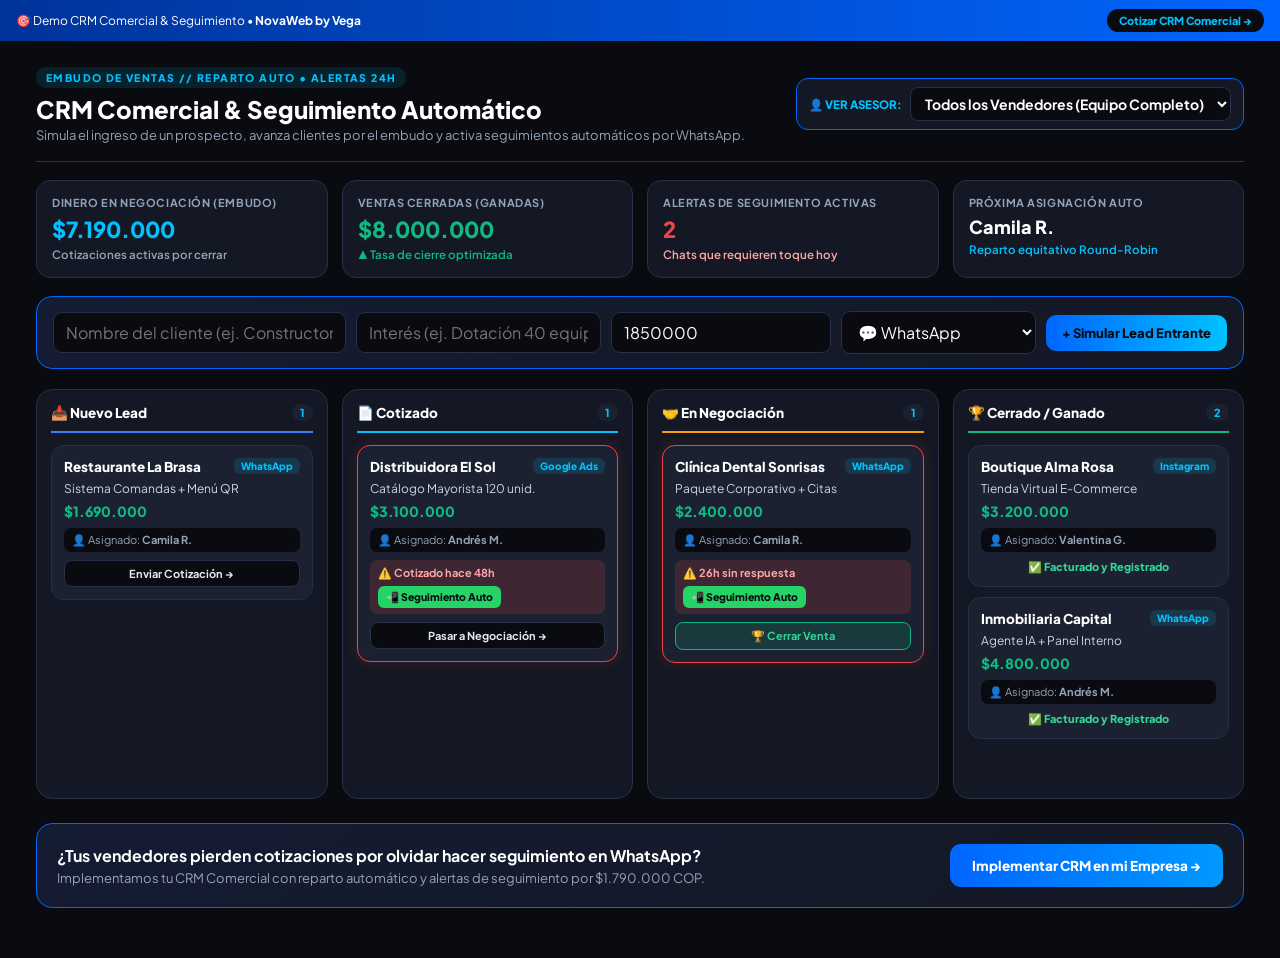
<file: demo-crm/index.html>
<!DOCTYPE html>
<html lang="es">
<head>
  <meta charset="UTF-8" />
  <meta name="viewport" content="width=device-width, initial-scale=1.0, viewport-fit=cover" />
  <meta name="theme-color" content="#090B10" />
  <title>Demo CRM Comercial & Seguimiento | NovaWeb by Vega</title>
  <link rel="icon" type="image/png" sizes="48x48" href="/favicon-48x48.png" />
  <link rel="apple-touch-icon" sizes="180x180" href="/apple-touch-icon.png" />
  <link rel="preconnect" href="https://fonts.googleapis.com">
  <link href="https://fonts.googleapis.com/css2?family=Plus+Jakarta+Sans:wght@400;500;600;700;800&display=swap" rel="stylesheet">
  <style>
    :root {
      --bg: #090B10;
      --surface: #141824;
      --surface-alt: #1B2130;
      --border: #263047;
      --primary: #0066FF;
      --accent: #00C2FF;
      --success: #10B981;
      --warning: #F59E0B;
      --danger: #EF4444;
      --whatsapp: #25D366;
      --text: #FFFFFF;
      --muted: #94A3B8;
    }

    * { box-sizing: border-box; margin: 0; padding: 0; font-family: 'Plus Jakarta Sans', sans-serif; -webkit-tap-highlight-color: transparent; }
    body { background-color: var(--bg); color: var(--text); padding-bottom: calc(50px + env(safe-area-inset-bottom)); overflow-x: clip; }

    /* Barra superior NovaWeb by Vega */
    .agency-bar {
      background: linear-gradient(90deg, #003399, #0066FF);
      color: #fff;
      font-size: 12px;
      padding: 9px 16px;
      display: flex;
      justify-content: space-between;
      align-items: center;
      position: sticky;
      top: 0;
      z-index: 60;
      gap: 8px;
    }
    .agency-bar a {
      background: #090B10;
      color: #00C2FF;
      text-decoration: none;
      padding: 5px 12px;
      border-radius: 20px;
      font-weight: 800;
      font-size: 11px;
      white-space: nowrap;
    }

    .container { max-width: 1240px; margin: 0 auto; padding: 0 16px; }

    /* Encabezado */
    .header-box {
      display: flex;
      justify-content: space-between;
      align-items: center;
      flex-wrap: wrap;
      gap: 14px;
      padding: 24px 0 18px;
      border-bottom: 1px solid var(--border);
    }
    .tag-pill {
      display: inline-block;
      background: rgba(0, 194, 255, 0.12);
      color: var(--accent);
      font-size: 10.5px;
      font-weight: 800;
      letter-spacing: 1.4px;
      padding: 4px 10px;
      border-radius: 20px;
      margin-bottom: 6px;
      text-transform: uppercase;
    }
    .header-box h1 { font-size: 24px; font-weight: 800; }
    .header-box p { color: var(--muted); font-size: 13px; margin-top: 3px; }

    .filter-advisor {
      background: var(--surface);
      border: 1px solid var(--primary);
      border-radius: 12px;
      padding: 8px 12px;
      display: flex;
      align-items: center;
      gap: 8px;
      flex-wrap: wrap;
      max-width: 100%;
    }
    .filter-advisor span { font-size: 11.5px; color: var(--accent); font-weight: 800; }
    .advisor-select {
      background: #090B10;
      color: #fff;
      border: 1px solid var(--border);
      padding: 6px 10px;
      border-radius: 8px;
      font-size: 14px;
      font-weight: 700;
      outline: none;
      max-width: 100%;
    }

    /* KPIs del Embudo */
    .kpi-grid {
      display: grid;
      grid-template-columns: repeat(auto-fit, minmax(210px, 1fr));
      gap: 14px;
      margin: 18px 0;
    }
    .kpi-card {
      background: var(--surface);
      border: 1px solid var(--border);
      border-radius: 14px;
      padding: 15px;
    }
    .kpi-label { font-size: 11px; color: var(--muted); font-weight: 700; text-transform: uppercase; letter-spacing: 0.6px; }
    .kpi-val { font-size: 22px; font-weight: 800; margin-top: 6px; }
    .kpi-sub { font-size: 11.5px; margin-top: 4px; font-weight: 600; }

    /* Barra para Simular Nuevo Lead Entrante */
    .lead-generator-bar {
      background: linear-gradient(135deg, #141C33, #141824);
      border: 1px solid var(--primary);
      border-radius: 16px;
      padding: 14px 16px;
      margin-bottom: 20px;
      display: grid;
      grid-template-columns: 1.2fr 1fr 0.9fr 0.8fr auto;
      gap: 10px;
      align-items: center;
    }
    .lead-generator-bar > * { min-width: 0; max-width: 100%; }
    @media (max-width: 900px) {
      .lead-generator-bar { grid-template-columns: 1fr; }
    }
    .input-crm {
      background: #090B10;
      border: 1px solid var(--border);
      color: #fff;
      padding: 9px 12px;
      border-radius: 9px;
      font-size: 16px;
      outline: none;
      width: 100%;
    }
    .input-crm:focus { border-color: var(--accent); }
    .btn-new-lead {
      background: linear-gradient(90deg, #0066FF, #00C2FF);
      color: #090B10;
      border: none;
      padding: 10px 16px;
      border-radius: 10px;
      font-weight: 800;
      font-size: 13px;
      cursor: pointer;
      white-space: nowrap;
    }

    /* Tablero Kanban (4 Etapas) */
    .kanban-board {
      display: grid;
      grid-template-columns: repeat(4, 1fr);
      gap: 14px;
      align-items: start;
    }
    .kanban-board > * { min-width: 0; max-width: 100%; }
    @media (max-width: 1024px) {
      .kanban-board { grid-template-columns: repeat(2, 1fr); }
    }
    @media (max-width: 600px) {
      .kanban-board { grid-template-columns: 1fr; }
    }

    .kanban-col {
      background: var(--surface);
      border: 1px solid var(--border);
      border-radius: 16px;
      padding: 14px;
      min-height: 410px;
    }
    .col-header {
      display: flex;
      justify-content: space-between;
      align-items: center;
      padding-bottom: 10px;
      margin-bottom: 12px;
      border-bottom: 2px solid var(--border);
    }
    .col-title { font-size: 13.5px; font-weight: 800; display: flex; align-items: center; gap: 6px; }
    .col-count {
      background: var(--surface-alt);
      color: var(--accent);
      font-size: 11px;
      font-weight: 800;
      padding: 2px 8px;
      border-radius: 10px;
    }

    /* Tarjeta de Prospecto (Lead Card) */
    .lead-card {
      background: var(--surface-alt);
      border: 1px solid var(--border);
      border-radius: 13px;
      padding: 12px;
      margin-bottom: 10px;
      transition: 0.2s;
      position: relative;
    }
    .lead-card:hover { border-color: var(--primary); }
    .lead-card.alert-stale {
      border-color: var(--danger);
      box-shadow: 0 0 14px rgba(239, 68, 68, 0.16);
    }

    .lead-top {
      display: flex;
      justify-content: space-between;
      align-items: flex-start;
      gap: 6px;
      margin-bottom: 6px;
    }
    .lead-name { font-size: 13.5px; font-weight: 800; color: #fff; }
    .source-tag {
      font-size: 10px;
      font-weight: 800;
      padding: 2px 7px;
      border-radius: 6px;
      background: rgba(0, 194, 255, 0.14);
      color: var(--accent);
      white-space: nowrap;
    }
    .lead-product { font-size: 12px; color: #CBD5E1; margin-bottom: 6px; }
    .lead-amount { font-size: 14px; font-weight: 800; color: var(--success); margin-bottom: 8px; }

    .advisor-badge {
      display: flex;
      justify-content: space-between;
      align-items: center;
      font-size: 11px;
      color: var(--muted);
      background: #090B10;
      padding: 5px 8px;
      border-radius: 7px;
      margin-bottom: 8px;
    }

    .stale-banner {
      background: rgba(239, 68, 68, 0.16);
      color: #FCA5A5;
      font-size: 11px;
      font-weight: 700;
      padding: 6px 8px;
      border-radius: 7px;
      margin-bottom: 8px;
      display: flex;
      justify-content: space-between;
      align-items: center;
      gap: 6px;
      flex-wrap: wrap;
    }
    .btn-nudge {
      background: var(--whatsapp);
      color: #090B10;
      border: none;
      padding: 4px 8px;
      border-radius: 6px;
      font-size: 10.5px;
      font-weight: 800;
      cursor: pointer;
      white-space: nowrap;
    }

    .card-actions {
      display: flex;
      gap: 6px;
    }
    .move-btn {
      flex: 1;
      background: #090B10;
      border: 1px solid var(--border);
      color: #E2E8F0;
      padding: 6px 8px;
      border-radius: 8px;
      font-size: 11px;
      font-weight: 700;
      cursor: pointer;
      transition: 0.15s;
    }
    .move-btn:hover { border-color: var(--accent); color: var(--accent); }
    .move-btn.win {
      background: rgba(16, 185, 129, 0.16);
      border-color: var(--success);
      color: #34D399;
    }

    /* Toast de Notificación */
    .toast-msg {
      position: fixed;
      bottom: calc(18px + env(safe-area-inset-bottom));
      right: 18px;
      left: 18px;
      max-width: 420px;
      margin-left: auto;
      background: #141C33;
      border: 1px solid var(--accent);
      color: #fff;
      padding: 12px 16px;
      border-radius: 12px;
      font-size: 12.5px;
      font-weight: 700;
      box-shadow: 0 10px 25px rgba(0,0,0,0.45);
      display: none;
      z-index: 80;
    }

    /* CTA Final */
    .cta-box {
      margin-top: 24px;
      background: linear-gradient(135deg, #141C33, #141824);
      border: 1px solid var(--primary);
      border-radius: 16px;
      padding: 20px;
      display: flex;
      justify-content: space-between;
      align-items: center;
      flex-wrap: wrap;
      gap: 14px;
    }
    .cta-box a {
      background: linear-gradient(90deg, #0066FF, #0099FF);
      color: #fff;
      text-decoration: none;
      padding: 13px 22px;
      border-radius: 11px;
      font-weight: 800;
      font-size: 13.5px;
    }
  </style>
</head>
<body>

  <!-- Barra Agencia -->
  <div class="agency-bar">
    <span>🎯 Demo CRM Comercial & Seguimiento • <strong>NovaWeb by Vega</strong></span>
    <a href="https://wa.me/573000560656?text=Hola%20NovaWeb%20by%20Vega,%20prob%C3%A9%20el%20demo%20del%20CRM%20Comercial%20y%20Seguimiento%20y%20quiero%20cotizarlo%20($1.790.000%20COP)" target="_blank" rel="noopener noreferrer">
      Cotizar CRM Comercial →
    </a>
  </div>

  <div class="container">
    <!-- Encabezado -->
    <div class="header-box">
      <div>
        <span class="tag-pill">EMBUDO DE VENTAS // REPARTO AUTO • ALERTAS 24H</span>
        <h1>CRM Comercial &amp; Seguimiento Automático</h1>
        <p>Simula el ingreso de un prospecto, avanza clientes por el embudo y activa seguimientos automáticos por WhatsApp.</p>
      </div>

      <div class="filter-advisor">
        <span>👤 VER ASESOR:</span>
        <select id="advisorFilter" class="advisor-select" onchange="renderBoard()">
          <option value="ALL">Todos los Vendedores (Equipo Completo)</option>
          <option value="Camila R.">Camila R. (Asesora 1)</option>
          <option value="Andrés M.">Andrés M. (Asesor 2)</option>
          <option value="Valentina G.">Valentina G. (Asesora 3)</option>
        </select>
      </div>
    </div>

    <!-- KPIs -->
    <div class="kpi-grid">
      <div class="kpi-card">
        <div class="kpi-label">Dinero en Negociación (Embudo)</div>
        <div class="kpi-val" id="kpiPipeline" style="color:var(--accent);">$0</div>
        <div class="kpi-sub" style="color:var(--muted);">Cotizaciones activas por cerrar</div>
      </div>
      <div class="kpi-card">
        <div class="kpi-label">Ventas Cerradas (Ganadas)</div>
        <div class="kpi-val" id="kpiWon" style="color:var(--success);">$0</div>
        <div class="kpi-sub" style="color:var(--success);">▲ Tasa de cierre optimizada</div>
      </div>
      <div class="kpi-card">
        <div class="kpi-label">Alertas de Seguimiento Activas</div>
        <div class="kpi-val" id="kpiAlerts" style="color:var(--danger);">0</div>
        <div class="kpi-sub" style="color:#FCA5A5;">Chats que requieren toque hoy</div>
      </div>
      <div class="kpi-card">
        <div class="kpi-label">Próxima Asignación Auto</div>
        <div class="kpi-val" id="kpiNextAdvisor" style="font-size:18px; color:#fff;">Camila R.</div>
        <div class="kpi-sub" style="color:var(--accent);">Reparto equitativo Round-Robin</div>
      </div>
    </div>

    <!-- Simulador de Nuevo Prospecto Entrante -->
    <div class="lead-generator-bar">
      <input type="text" id="leadNameInput" class="input-crm" placeholder="Nombre del cliente (ej. Constructora Bolívar)">
      <input type="text" id="leadProductInput" class="input-crm" placeholder="Interés (ej. Dotación 40 equipos)">
      <input type="number" id="leadAmountInput" class="input-crm" value="1850000" step="50000" placeholder="Valor COP">
      <select id="leadChannelInput" class="input-crm">
        <option value="WhatsApp">💬 WhatsApp</option>
        <option value="Instagram">📸 Instagram</option>
        <option value="Google Ads">🔍 Google</option>
      </select>
      <button class="btn-new-lead" onclick="addIncomingLead()">+ Simular Lead Entrante</button>
    </div>

    <!-- Tablero Kanban 4 Etapas -->
    <div class="kanban-board">
      <!-- Etapa 1 -->
      <div class="kanban-col">
        <div class="col-header" style="border-bottom-color:#3B82F6;">
          <span class="col-title">📥 Nuevo Lead</span>
          <span class="col-count" id="count-new">0</span>
        </div>
        <div id="col-new"></div>
      </div>

      <!-- Etapa 2 -->
      <div class="kanban-col">
        <div class="col-header" style="border-bottom-color:#00C2FF;">
          <span class="col-title">📄 Cotizado</span>
          <span class="col-count" id="count-quoted">0</span>
        </div>
        <div id="col-quoted"></div>
      </div>

      <!-- Etapa 3 -->
      <div class="kanban-col">
        <div class="col-header" style="border-bottom-color:#F59E0B;">
          <span class="col-title">🤝 En Negociación</span>
          <span class="col-count" id="count-negotiation">0</span>
        </div>
        <div id="col-negotiation"></div>
      </div>

      <!-- Etapa 4 -->
      <div class="kanban-col">
        <div class="col-header" style="border-bottom-color:#10B981;">
          <span class="col-title">🏆 Cerrado / Ganado</span>
          <span class="col-count" id="count-won">0</span>
        </div>
        <div id="col-won"></div>
      </div>
    </div>

    <!-- CTA Final -->
    <div class="cta-box">
      <div>
        <strong style="font-size:16px;">¿Tus vendedores pierden cotizaciones por olvidar hacer seguimiento en WhatsApp?</strong>
        <p style="font-size:13px; color:var(--muted); margin-top:4px;">
          Implementamos tu CRM Comercial con reparto automático y alertas de seguimiento por $1.790.000 COP.
        </p>
      </div>
      <a href="https://wa.me/573000560656?text=Hola%20NovaWeb%20by%20Vega,%20quiero%20implementar%20el%20CRM%20Comercial%20y%20Seguimiento%20($1.790.000%20COP)" target="_blank" rel="noopener noreferrer">
        Implementar CRM en mi Empresa →
      </a>
    </div>
  </div>

  <!-- Toast de Notificación -->
  <div id="toastBox" class="toast-msg"></div>

  <script>
    const advisors = ["Camila R.", "Andrés M.", "Valentina G."];
    let advisorIndex = 0;

    let leads = [
      { id: 1, name: "Clínica Dental Sonrisas", product: "Paquete Corporativo + Citas", amount: 2400000, source: "WhatsApp", advisor: "Camila R.", stage: "negotiation", stale: true, staleText: "⚠️ 26h sin respuesta" },
      { id: 2, name: "Distribuidora El Sol", product: "Catálogo Mayorista 120 unid.", amount: 3100000, source: "Google Ads", advisor: "Andrés M.", stage: "quoted", stale: true, staleText: "⚠️ Cotizado hace 48h" },
      { id: 3, name: "Boutique Alma Rosa", product: "Tienda Virtual E-Commerce", amount: 3200000, source: "Instagram", advisor: "Valentina G.", stage: "won", stale: false, staleText: "" },
      { id: 4, name: "Restaurante La Brasa", product: "Sistema Comandas + Menú QR", amount: 1690000, source: "WhatsApp", advisor: "Camila R.", stage: "new", stale: false, staleText: "" },
      { id: 5, name: "Inmobiliaria Capital", product: "Agente IA + Panel Interno", amount: 4800000, source: "WhatsApp", advisor: "Andrés M.", stage: "won", stale: false, staleText: "" }
    ];

    function formatCOP(val) {
      return "$" + Number(val).toLocaleString("es-CO");
    }

    function showToast(msg) {
      const box = document.getElementById("toastBox");
      box.innerHTML = msg;
      box.style.display = "block";
      setTimeout(() => { box.style.display = "none"; }, 3400);
    }

    function addIncomingLead() {
      const name = document.getElementById("leadNameInput").value.trim() || "Comercializadora del Norte";
      const product = document.getElementById("leadProductInput").value.trim() || "Cotización Empresarial";
      const amount = Number(document.getElementById("leadAmountInput").value) || 1200000;
      const source = document.getElementById("leadChannelInput").value;

      const assignedAdvisor = advisors[advisorIndex];
      advisorIndex = (advisorIndex + 1) % advisors.length;

      leads.unshift({
        id: Date.now(),
        name: name,
        product: product,
        amount: amount,
        source: source,
        advisor: assignedAdvisor,
        stage: "new",
        stale: false,
        staleText: ""
      });

      document.getElementById("leadNameInput").value = "";
      document.getElementById("leadProductInput").value = "";
      document.getElementById("kpiNextAdvisor").innerText = advisors[advisorIndex];

      renderBoard();
      showToast(`⚡ Nuevo lead <strong>${name}</strong> asignado automáticamente a <strong>${assignedAdvisor}</strong>`);
    }

    function moveLead(id, nextStage) {
      const lead = leads.find(l => l.id === id);
      if (!lead) return;
      lead.stage = nextStage;
      lead.stale = false;
      renderBoard();

      if (nextStage === "won") {
        showToast(`🏆 ¡Venta cerrada con <strong>${lead.name}</strong> por <strong>${formatCOP(lead.amount)}</strong>!`);
      } else {
        showToast(`✅ <strong>${lead.name}</strong> avanzó en el embudo comercial.`);
      }
    }

    function sendAutoFollowUp(id) {
      const lead = leads.find(l => l.id === id);
      if (!lead) return;
      lead.stale = false;
      renderBoard();
      showToast(`📲 Recordatorio automático enviado por WhatsApp a <strong>${lead.name}</strong> y notificado a <strong>${lead.advisor}</strong>.`);
    }

    function renderBoard() {
      const filter = document.getElementById("advisorFilter").value;
      const cols = {
        new: document.getElementById("col-new"),
        quoted: document.getElementById("col-quoted"),
        negotiation: document.getElementById("col-negotiation"),
        won: document.getElementById("col-won")
      };

      Object.values(cols).forEach(c => c.innerHTML = "");

      const counts = { new: 0, quoted: 0, negotiation: 0, won: 0 };
      let pipelineTotal = 0;
      let wonTotal = 0;
      let alertsCount = 0;

      const filteredLeads = filter === "ALL" ? leads : leads.filter(l => l.advisor === filter);

      filteredLeads.forEach(lead => {
        counts[lead.stage]++;
        if (lead.stage === "won") wonTotal += lead.amount;
        else pipelineTotal += lead.amount;
        if (lead.stale) alertsCount++;

        let actionButtons = "";
        if (lead.stage === "new") {
          actionButtons = `<button class="move-btn" onclick="moveLead(${lead.id}, 'quoted')">Enviar Cotización →</button>`;
        } else if (lead.stage === "quoted") {
          actionButtons = `<button class="move-btn" onclick="moveLead(${lead.id}, 'negotiation')">Pasar a Negociación →</button>`;
        } else if (lead.stage === "negotiation") {
          actionButtons = `<button class="move-btn win" onclick="moveLead(${lead.id}, 'won')">🏆 Cerrar Venta</button>`;
        } else {
          actionButtons = `<div style="font-size:11px; color:#34D399; font-weight:800; text-align:center; width:100%;">✅ Facturado y Registrado</div>`;
        }

        const staleHTML = lead.stale ? `
          <div class="stale-banner">
            <span>${lead.staleText}</span>
            <button class="btn-nudge" onclick="sendAutoFollowUp(${lead.id})">📲 Seguimiento Auto</button>
          </div>` : "";

        cols[lead.stage].innerHTML += `
          <div class="lead-card ${lead.stale ? 'alert-stale' : ''}">
            <div class="lead-top">
              <div class="lead-name">${lead.name}</div>
              <span class="source-tag">${lead.source}</span>
            </div>
            <div class="lead-product">${lead.product}</div>
            <div class="lead-amount">${formatCOP(lead.amount)}</div>
            <div class="advisor-badge">
              <span>👤 Asignado: <strong>${lead.advisor}</strong></span>
            </div>
            ${staleHTML}
            <div class="card-actions">${actionButtons}</div>
          </div>
        `;
      });

      document.getElementById("count-new").innerText = counts.new;
      document.getElementById("count-quoted").innerText = counts.quoted;
      document.getElementById("count-negotiation").innerText = counts.negotiation;
      document.getElementById("count-won").innerText = counts.won;

      document.getElementById("kpiPipeline").innerText = formatCOP(pipelineTotal);
      document.getElementById("kpiWon").innerText = formatCOP(wonTotal);
      document.getElementById("kpiAlerts").innerText = alertsCount;
    }

    renderBoard();
  </script>
</body>
</html>
</file>
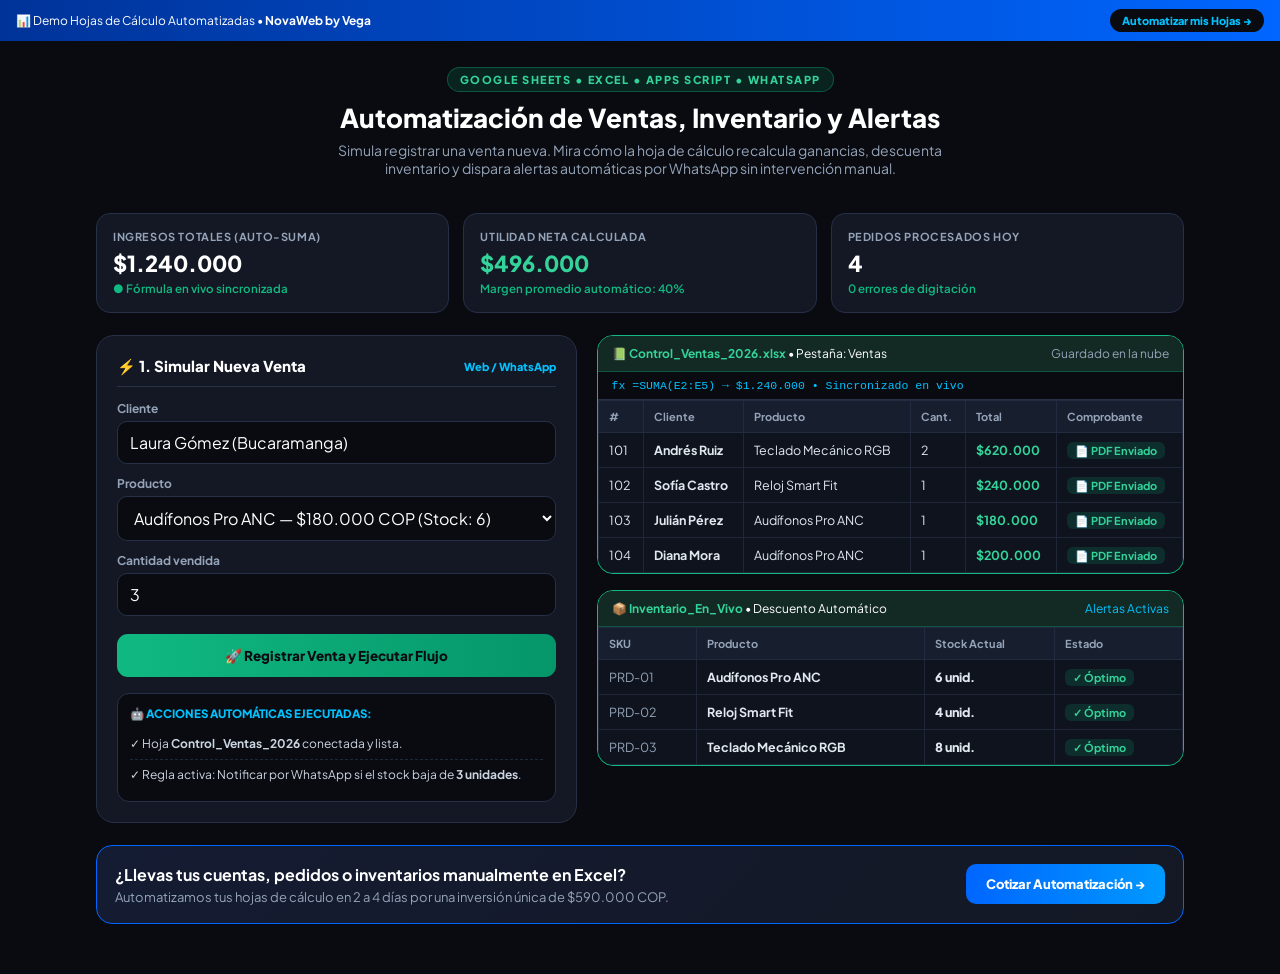
<file: demo-hojas/index.html>
<!DOCTYPE html>
<html lang="es">
<head>
  <meta charset="UTF-8" />
  <meta name="viewport" content="width=device-width, initial-scale=1.0, viewport-fit=cover" />
  <meta name="theme-color" content="#090B10" />
  <title>Demo Automatización en Hojas de Cálculo | NovaWeb by Vega</title>
  <link rel="icon" type="image/png" sizes="48x48" href="/favicon-48x48.png" />
  <link rel="apple-touch-icon" sizes="180x180" href="/apple-touch-icon.png" />
  <link rel="preconnect" href="https://fonts.googleapis.com">
  <link href="https://fonts.googleapis.com/css2?family=Plus+Jakarta+Sans:wght@400;500;600;700;800&display=swap" rel="stylesheet">
  <style>
    :root {
      --bg: #090B10;
      --surface: #141824;
      --surface-alt: #1B2130;
      --border: #263047;
      --primary: #0066FF;
      --accent: #00C2FF;
      --sheet-green: #10B981;
      --warning: #F59E0B;
      --danger: #EF4444;
      --text: #FFFFFF;
      --muted: #94A3B8;
    }

    * { box-sizing: border-box; margin: 0; padding: 0; font-family: 'Plus Jakarta Sans', sans-serif; -webkit-tap-highlight-color: transparent; }
    body { background-color: var(--bg); color: var(--text); padding-bottom: calc(50px + env(safe-area-inset-bottom)); overflow-x: clip; }

    /* Barra superior NovaWeb by Vega */
    .agency-bar {
      background: linear-gradient(90deg, #003399, #0066FF);
      color: #fff;
      font-size: 12px;
      padding: 9px 16px;
      display: flex;
      justify-content: space-between;
      align-items: center;
      position: sticky;
      top: 0;
      z-index: 60;
      gap: 8px;
    }
    .agency-bar a {
      background: #090B10;
      color: #00C2FF;
      text-decoration: none;
      padding: 5px 12px;
      border-radius: 20px;
      font-weight: 800;
      font-size: 11px;
      white-space: nowrap;
    }

    .container { max-width: 1120px; margin: 0 auto; padding: 0 16px; }

    /* Encabezado */
    .header-box { text-align: center; padding: 26px 0 18px; }
    .tag-pill {
      display: inline-block;
      background: rgba(16, 185, 129, 0.14);
      color: #34D399;
      border: 1px solid rgba(16, 185, 129, 0.35);
      font-size: 11px;
      font-weight: 800;
      letter-spacing: 1.5px;
      padding: 5px 12px;
      border-radius: 20px;
      margin-bottom: 10px;
      text-transform: uppercase;
    }
    .header-box h1 { font-size: 26px; font-weight: 800; line-height: 1.2; }
    .header-box p { color: var(--muted); font-size: 14px; margin-top: 8px; max-width: 660px; margin-inline: auto; }

    /* Métricas Superiores Conectadas */
    .kpi-grid {
      display: grid;
      grid-template-columns: repeat(auto-fit, minmax(210px, 1fr));
      gap: 14px;
      margin: 18px 0 22px;
    }
    .kpi-card {
      background: var(--surface);
      border: 1px solid var(--border);
      border-radius: 14px;
      padding: 16px;
    }
    .kpi-label { font-size: 11px; color: var(--muted); font-weight: 700; text-transform: uppercase; letter-spacing: 0.6px; }
    .kpi-val { font-size: 22px; font-weight: 800; color: #fff; margin-top: 6px; }
    .kpi-sub { font-size: 11.5px; color: var(--sheet-green); margin-top: 4px; font-weight: 600; }

    /* Layout Principal */
    .main-grid {
      display: grid;
      grid-template-columns: 0.9fr 1.1fr;
      gap: 20px;
      align-items: start;
    }
    .main-grid > * { min-width: 0; max-width: 100%; }
    @media (max-width: 860px) {
      .main-grid { grid-template-columns: 1fr; }
    }

    .panel-box {
      background: var(--surface);
      border: 1px solid var(--border);
      border-radius: 18px;
      padding: 20px;
    }
    .panel-title {
      font-size: 15px;
      font-weight: 800;
      margin-bottom: 14px;
      padding-bottom: 10px;
      border-bottom: 1px solid var(--border);
      display: flex;
      justify-content: space-between;
      align-items: center;
    }

    /* Formulario Simulador de Entrada */
    .form-group { margin-bottom: 12px; }
    .form-group label { display: block; font-size: 12px; color: var(--muted); font-weight: 700; margin-bottom: 5px; }
    .form-control {
      width: 100%;
      background: #090B10;
      border: 1px solid var(--border);
      color: #fff;
      padding: 10px 12px;
      border-radius: 10px;
      font-size: 16px;
      outline: none;
    }
    .form-control:focus { border-color: var(--accent); }

    .run-btn {
      width: 100%;
      background: linear-gradient(90deg, #10B981, #059669);
      color: #090B10;
      border: none;
      padding: 13px;
      border-radius: 11px;
      font-weight: 800;
      font-size: 13.5px;
      cursor: pointer;
      margin-top: 6px;
      transition: 0.2s;
    }
    .run-btn:hover { opacity: 0.92; }

    /* Flujo de Automatizaciones Ejecutadas */
    .flow-box {
      margin-top: 16px;
      background: #090B10;
      border: 1px solid var(--border);
      border-radius: 12px;
      padding: 12px;
    }
    .flow-header { font-size: 11.5px; font-weight: 800; color: var(--accent); margin-bottom: 8px; }
    .flow-item {
      font-size: 12px;
      color: #CBD5E1;
      padding: 6px 0;
      border-bottom: 1px dashed #1E293B;
      line-height: 1.45;
    }
    .flow-item:last-child { border-bottom: none; }
    .alert-wa {
      background: rgba(245, 158, 11, 0.14);
      border-left: 3px solid var(--warning);
      color: #FDE68A;
      padding: 8px 10px;
      border-radius: 6px;
      margin-top: 8px;
      font-size: 12px;
    }

    /* Hoja de Cálculo Estilo Google Sheets / Excel */
    .sheet-window {
      background: #0E131D;
      border: 1px solid var(--sheet-green);
      border-radius: 16px;
      overflow: hidden;
    }
    .sheet-toolbar {
      background: #132A24;
      padding: 10px 14px;
      display: flex;
      justify-content: space-between;
      align-items: center;
      flex-wrap: wrap;
      gap: 6px;
      border-bottom: 1px solid rgba(16, 185, 129, 0.3);
      font-size: 12px;
    }
    .sheet-toolbar strong { color: #34D399; }
    .formula-bar {
      background: #090B10;
      padding: 7px 14px;
      font-family: monospace;
      font-size: 11.5px;
      color: var(--accent);
      border-bottom: 1px solid var(--border);
      overflow-wrap: anywhere;
    }

    .table-wrap { overflow-x: auto; }
    table { width: 100%; border-collapse: collapse; font-size: 12.5px; }
    th {
      background: #171E2E;
      color: var(--muted);
      font-weight: 700;
      text-align: left;
      padding: 9px 10px;
      border: 1px solid #222B3F;
      font-size: 11px;
    }
    td {
      padding: 9px 10px;
      border: 1px solid #1E2638;
      color: #E2E8F0;
    }
    tr.new-row { animation: flashRow 1.2s ease; }
    @keyframes flashRow {
      0% { background-color: rgba(16, 185, 129, 0.35); }
      100% { background-color: transparent; }
    }

    .pill-ok {
      background: rgba(16, 185, 129, 0.16);
      color: #34D399;
      padding: 2px 8px;
      border-radius: 6px;
      font-size: 11px;
      font-weight: 700;
      white-space: nowrap;
    }
    .pill-low {
      background: rgba(239, 68, 68, 0.2);
      color: #FCA5A5;
      padding: 2px 8px;
      border-radius: 6px;
      font-size: 11px;
      font-weight: 800;
      white-space: nowrap;
    }

    .cta-bottom {
      margin-top: 22px;
      background: linear-gradient(135deg, #141C33, #141824);
      border: 1px solid var(--primary);
      border-radius: 16px;
      padding: 18px;
      display: flex;
      justify-content: space-between;
      align-items: center;
      gap: 14px;
      flex-wrap: wrap;
    }
    .cta-bottom a {
      background: linear-gradient(90deg, #0066FF, #0099FF);
      color: #fff;
      text-decoration: none;
      padding: 12px 20px;
      border-radius: 10px;
      font-weight: 800;
      font-size: 13px;
    }
  </style>
</head>
<body>

  <!-- Barra Agencia -->
  <div class="agency-bar">
    <span>📊 Demo Hojas de Cálculo Automatizadas • <strong>NovaWeb by Vega</strong></span>
    <a href="https://wa.me/573000560656?text=Hola%20NovaWeb%20by%20Vega,%20prob%C3%A9%20el%20demo%20de%20Automatizaciones%20en%20Hojas%20de%20C%C3%A1lculo%20y%20quiero%20cotizarlo%20($590.000%20COP)" target="_blank" rel="noopener noreferrer">
      Automatizar mis Hojas →
    </a>
  </div>

  <div class="container">
    <div class="header-box">
      <span class="tag-pill">GOOGLE SHEETS • EXCEL • APPS SCRIPT • WHATSAPP</span>
      <h1>Automatización de Ventas, Inventario y Alertas</h1>
      <p>Simula registrar una venta nueva. Mira cómo la hoja de cálculo recalcula ganancias, descuenta inventario y dispara alertas automáticas por WhatsApp sin intervención manual.</p>
    </div>

    <!-- KPIs Conectados -->
    <div class="kpi-grid">
      <div class="kpi-card">
        <div class="kpi-label">Ingresos Totales (Auto-Suma)</div>
        <div class="kpi-val" id="kpiSales">$1.240.000</div>
        <div class="kpi-sub">● Fórmula en vivo sincronizada</div>
      </div>
      <div class="kpi-card">
        <div class="kpi-label">Utilidad Neta Calculada</div>
        <div class="kpi-val" id="kpiProfit" style="color:#34D399;">$496.000</div>
        <div class="kpi-sub">Margen promedio automático: 40%</div>
      </div>
      <div class="kpi-card">
        <div class="kpi-label">Pedidos Procesados Hoy</div>
        <div class="kpi-val" id="kpiOrders">4</div>
        <div class="kpi-sub">0 errores de digitación</div>
      </div>
    </div>

    <div class="main-grid">
      <!-- Izquierda: Disparador de Venta / Formulario -->
      <div class="panel-box">
        <div class="panel-title">
          <span>⚡ 1. Simular Nueva Venta</span>
          <span style="font-size:11px; color:var(--accent);">Web / WhatsApp</span>
        </div>

        <div class="form-group">
          <label>Cliente</label>
          <input type="text" id="clientInput" class="form-control" value="Laura Gómez (Bucaramanga)">
        </div>

        <div class="form-group">
          <label>Producto</label>
          <select id="productSelect" class="form-control">
            <option value="0">Audífonos Pro ANC — $180.000 COP (Stock: 6)</option>
            <option value="1">Reloj Smart Fit — $240.000 COP (Stock: 4)</option>
            <option value="2">Teclado Mecánico RGB — $310.000 COP (Stock: 8)</option>
          </select>
        </div>

        <div class="form-group">
          <label>Cantidad vendida</label>
          <input type="number" id="qtyInput" class="form-control" value="3" min="1" max="10">
        </div>

        <button class="run-btn" onclick="registerAutomatedSale()">
          🚀 Registrar Venta y Ejecutar Flujo
        </button>

        <!-- Registro de Automatizaciones -->
        <div class="flow-box">
          <div class="flow-header">🤖 ACCIONES AUTOMÁTICAS EJECUTADAS:</div>
          <div id="flowLogs">
            <div class="flow-item">✓ Hoja <strong>Control_Ventas_2026</strong> conectada y lista.</div>
            <div class="flow-item">✓ Regla activa: Notificar por WhatsApp si el stock baja de <strong>3 unidades</strong>.</div>
          </div>
          <div id="waAlertBox"></div>
        </div>
      </div>

      <!-- Derecha: Hoja de Cálculo Viva -->
      <div style="display:flex; flex-direction:column; gap:16px;">
        <!-- Tabla 1: Registro de Ventas -->
        <div class="sheet-window">
          <div class="sheet-toolbar">
            <span>📗 <strong>Control_Ventas_2026.xlsx</strong> • Pestaña: Ventas</span>
            <span style="color:#94A3B8;">Guardado en la nube</span>
          </div>
          <div class="formula-bar" id="formulaDisplay">
            fx =SUMA(E2:E5) • Última actualización automática hace unos segundos
          </div>
          <div class="table-wrap">
            <table>
              <thead>
                <tr>
                  <th>#</th>
                  <th>Cliente</th>
                  <th>Producto</th>
                  <th>Cant.</th>
                  <th>Total</th>
                  <th>Comprobante</th>
                </tr>
              </thead>
              <tbody id="salesTableBody"></tbody>
            </table>
          </div>
        </div>

        <!-- Tabla 2: Inventario Conectado -->
        <div class="sheet-window">
          <div class="sheet-toolbar">
            <span>📦 <strong>Inventario_En_Vivo</strong> • Descuento Automático</span>
            <span style="color:var(--accent);">Alertas Activas</span>
          </div>
          <div class="table-wrap">
            <table>
              <thead>
                <tr>
                  <th>SKU</th>
                  <th>Producto</th>
                  <th>Stock Actual</th>
                  <th>Estado</th>
                </tr>
              </thead>
              <tbody id="stockTableBody"></tbody>
            </table>
          </div>
        </div>
      </div>
    </div>

    <!-- CTA Final -->
    <div class="cta-bottom">
      <div>
        <strong style="font-size:16px;">¿Llevas tus cuentas, pedidos o inventarios manualmente en Excel?</strong>
        <p style="font-size:13px; color:var(--muted); margin-top:4px;">
          Automatizamos tus hojas de cálculo en 2 a 4 días por una inversión única de $590.000 COP.
        </p>
      </div>
      <a href="https://wa.me/573000560656?text=Hola%20NovaWeb%20by%20Vega,%20quiero%20automatizar%20las%20hojas%20de%20c%C3%A1lculo%20de%20mi%20negocio%20($590.000%20COP)" target="_blank" rel="noopener noreferrer">
        Cotizar Automatización →
      </a>
    </div>
  </div>

  <script>
    const inventory = [
      { sku: "PRD-01", name: "Audífonos Pro ANC", price: 180000, stock: 6 },
      { sku: "PRD-02", name: "Reloj Smart Fit", price: 240000, stock: 4 },
      { sku: "PRD-03", name: "Teclado Mecánico RGB", price: 310000, stock: 8 }
    ];

    const sales = [
      { id: 101, client: "Andrés Ruiz", product: "Teclado Mecánico RGB", qty: 2, total: 620000 },
      { id: 102, client: "Sofía Castro", product: "Reloj Smart Fit", qty: 1, total: 240000 },
      { id: 103, client: "Julián Pérez", product: "Audífonos Pro ANC", qty: 1, total: 180000 },
      { id: 104, client: "Diana Mora", product: "Audífonos Pro ANC", qty: 1, total: 200000 }
    ];

    function formatCOP(val) {
      return "$" + Number(val).toLocaleString("es-CO");
    }

    function renderTables(highlightFirst = false) {
      const salesBody = document.getElementById("salesTableBody");
      salesBody.innerHTML = "";
      let totalRevenue = 0;

      sales.forEach((s, idx) => {
        totalRevenue += s.total;
        salesBody.innerHTML += `
          <tr class="${highlightFirst && idx === 0 ? 'new-row' : ''}">
            <td>${s.id}</td>
            <td><strong>${s.client}</strong></td>
            <td>${s.product}</td>
            <td>${s.qty}</td>
            <td style="color:#34D399; font-weight:700;">${formatCOP(s.total)}</td>
            <td><span class="pill-ok">📄 PDF Enviado</span></td>
          </tr>
        `;
      });

      const stockBody = document.getElementById("stockTableBody");
      stockBody.innerHTML = "";
      const select = document.getElementById("productSelect");
      const prevIdx = select.selectedIndex;
      select.innerHTML = "";

      inventory.forEach((item, index) => {
        const isLow = item.stock <= 2;
        stockBody.innerHTML += `
          <tr>
            <td style="color:#94A3B8;">${item.sku}</td>
            <td><strong>${item.name}</strong></td>
            <td style="font-weight:800;">${item.stock} unid.</td>
            <td>${isLow ? '<span class="pill-low">⚠️ Stock Bajo</span>' : '<span class="pill-ok">✓ Óptimo</span>'}</td>
          </tr>
        `;

        const opt = document.createElement("option");
        opt.value = index;
        opt.text = `${item.name} — ${formatCOP(item.price)} COP (Stock: ${item.stock})`;
        select.appendChild(opt);
      });
      select.selectedIndex = prevIdx >= 0 ? prevIdx : 0;

      // Actualizar KPIs
      document.getElementById("kpiSales").innerText = formatCOP(totalRevenue);
      document.getElementById("kpiProfit").innerText = formatCOP(Math.round(totalRevenue * 0.40));
      document.getElementById("kpiOrders").innerText = sales.length;
      document.getElementById("formulaDisplay").innerText = `fx =SUMA(E2:E${sales.length + 1}) → ${formatCOP(totalRevenue)} • Sincronizado en vivo`;
    }

    function registerAutomatedSale() {
      const client = document.getElementById("clientInput").value.trim() || "Cliente Nuevo";
      const prodIndex = Number(document.getElementById("productSelect").value);
      const qty = Number(document.getElementById("qtyInput").value);
      const prod = inventory[prodIndex];

      if (qty <= 0) return;
      if (qty > prod.stock) {
        alert(`Solo quedan ${prod.stock} unidades disponibles de ${prod.name}.`);
        return;
      }

      const saleTotal = prod.price * qty;
      prod.stock -= qty;

      const newId = sales[0].id + 1;
      sales.unshift({
        id: newId,
        client: client,
        product: prod.name,
        qty: qty,
        total: saleTotal
      });

      renderTables(true);

      const logs = document.getElementById("flowLogs");
      logs.innerHTML = `
        <div class="flow-item">✅ <strong>Fila #${newId} agregada:</strong> ${client} (${qty}x ${prod.name} = ${formatCOP(saleTotal)}).</div>
        <div class="flow-item">📦 <strong>Inventario descontado:</strong> ${prod.name} pasó a <strong>${prod.stock} unidades</strong>.</div>
        <div class="flow-item">📄 <strong>Recibo PDF generado</strong> y enviado automáticamente al cliente.</div>
      `;

      const alertBox = document.getElementById("waAlertBox");
      if (prod.stock <= 2) {
        alertBox.innerHTML = `
          <div class="alert-wa">
            📲 <strong>Alerta WhatsApp disparada al Administrador:</strong> "Atención, el producto <em>${prod.name}</em> bajó a ${prod.stock} unidades. Reponer inventario."
          </div>`;
      } else {
        alertBox.innerHTML = "";
      }
    }

    renderTables();
  </script>
</body>
</html>
</file>
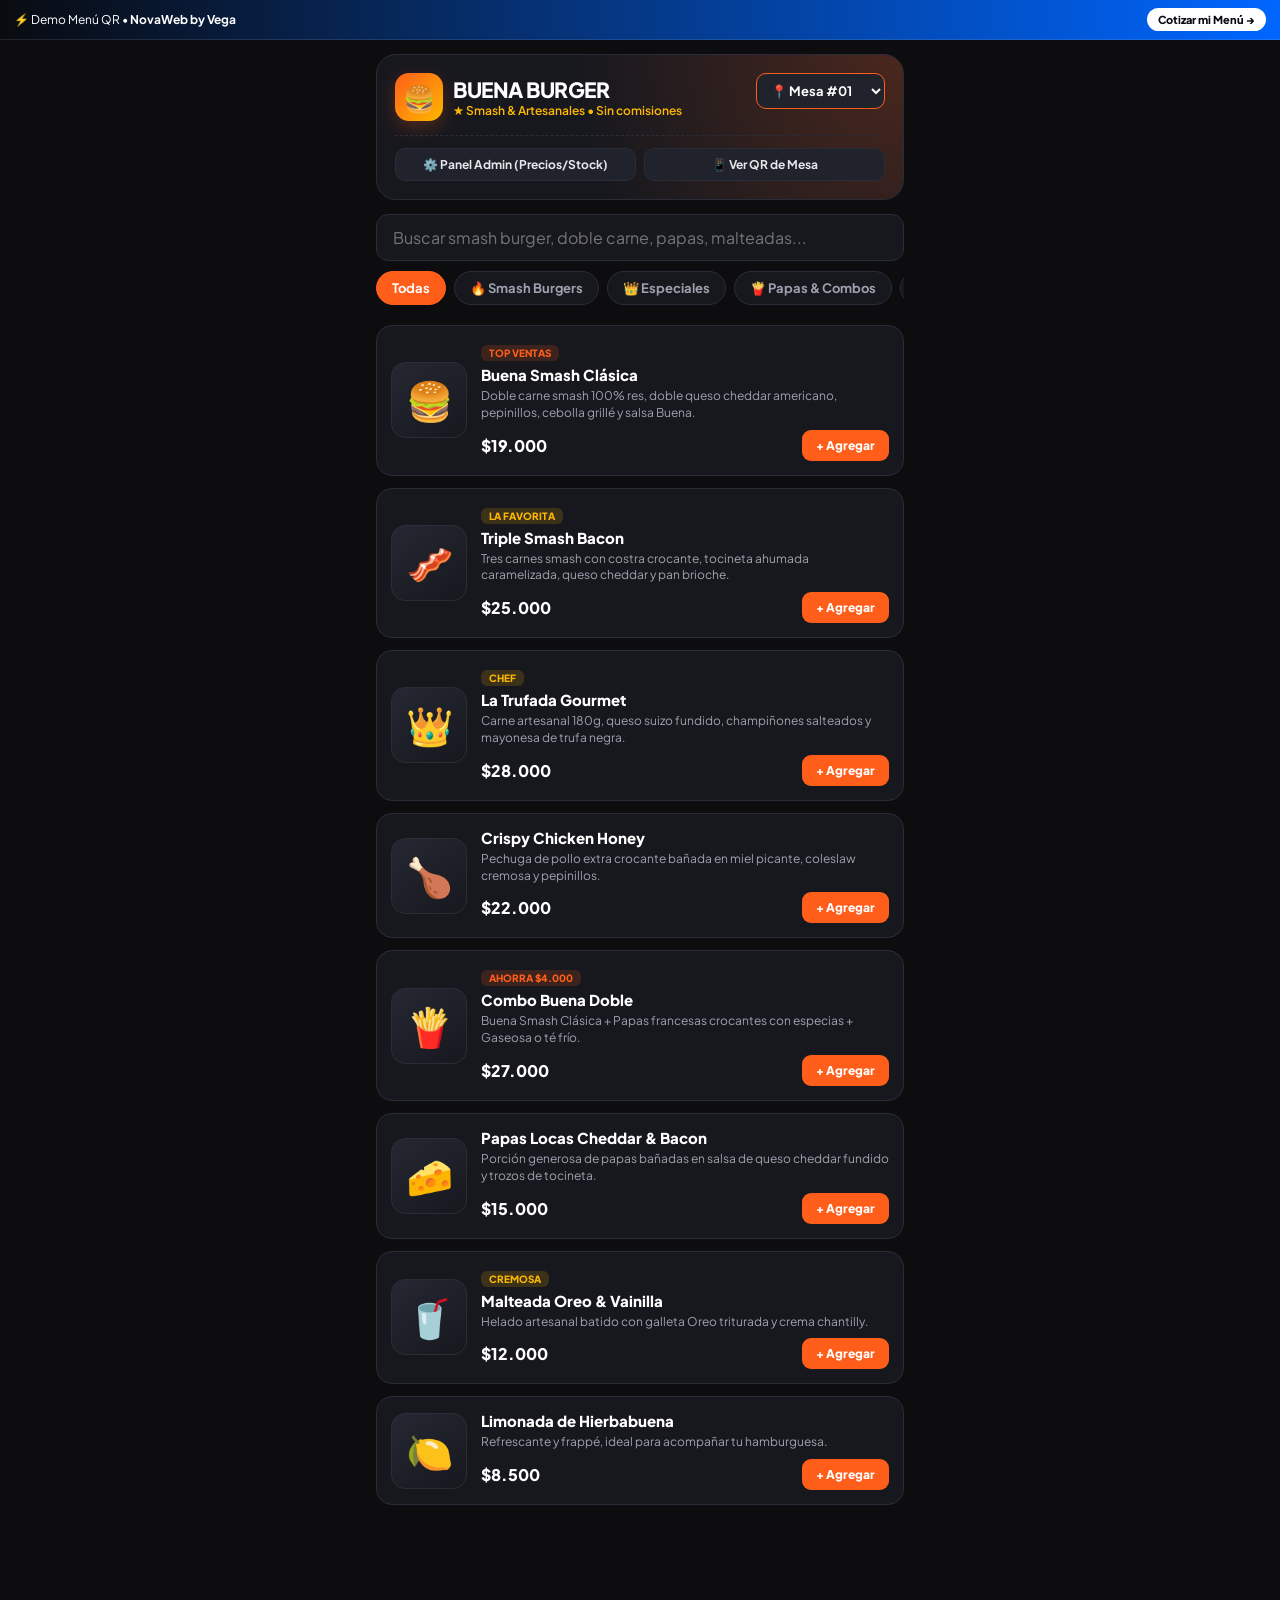
<file: demo-menu/index.html>
<!DOCTYPE html>
<html lang="es">
<head>
  <meta charset="UTF-8" />
  <meta name="viewport" content="width=device-width, initial-scale=1.0, viewport-fit=cover" />
  <meta name="theme-color" content="#0D0D10" />
  <title>Buena Burger | Menú Digital Interactivo — NovaWeb by Vega</title>
  <link rel="icon" type="image/png" sizes="48x48" href="/favicon-48x48.png" />
  <link rel="apple-touch-icon" sizes="180x180" href="/apple-touch-icon.png" />
  <link rel="preconnect" href="https://fonts.googleapis.com">
  <link href="https://fonts.googleapis.com/css2?family=Plus+Jakarta+Sans:wght@400;500;600;700;800&display=swap" rel="stylesheet">
  <style>
    :root {
      --bg: #0D0D10;
      --surface: #17181E;
      --surface-light: #21232C;
      --border: #2A2D38;
      --brand: #FF5E1A;
      --brand-glow: rgba(255, 94, 26, 0.25);
      --gold: #FFB800;
      --nova-blue: #0066FF;
      --whatsapp: #25D366;
      --text: #FFFFFF;
      --muted: #9CA3AF;
      --danger: #EF4444;
    }

    * { box-sizing: border-box; margin: 0; padding: 0; font-family: 'Plus Jakarta Sans', sans-serif; -webkit-tap-highlight-color: transparent; }
    body { background-color: var(--bg); color: var(--text); padding-bottom: calc(105px + env(safe-area-inset-bottom)); }

    /* Barra superior NovaWeb by Vega */
    .agency-bar {
      background: linear-gradient(90deg, #090B10, #0066FF);
      color: #fff;
      font-size: 12px;
      padding: 8px 14px;
      display: flex;
      justify-content: space-between;
      align-items: center;
      position: sticky;
      top: 0;
      z-index: 60;
      border-bottom: 1px solid rgba(255,255,255,0.1);
    }
    .agency-bar a {
      background: #FFFFFF;
      color: #090B10;
      text-decoration: none;
      padding: 5px 11px;
      border-radius: 20px;
      font-weight: 800;
      font-size: 11px;
    }

    .container { max-width: 560px; margin: 0 auto; padding: 0 16px; }

    /* Hero / Cabecera Buena Burger */
    .hero-card {
      margin-top: 14px;
      background: radial-gradient(circle at top right, rgba(255, 94, 26, 0.22), transparent 60%), var(--surface);
      border: 1px solid var(--border);
      border-radius: 20px;
      padding: 18px;
    }
    .hero-top {
      display: flex;
      justify-content: space-between;
      align-items: flex-start;
      gap: 10px;
    }
    .brand-title {
      display: flex;
      align-items: center;
      gap: 10px;
    }
    .brand-logo {
      width: 48px;
      height: 48px;
      background: linear-gradient(135deg, var(--brand), var(--gold));
      border-radius: 14px;
      display: flex;
      align-items: center;
      justify-content: center;
      font-size: 26px;
      box-shadow: 0 6px 18px var(--brand-glow);
      flex-shrink: 0;
    }
    .brand-title h1 { font-size: 21px; font-weight: 800; letter-spacing: -0.5px; }
    .brand-title span { font-size: 12px; color: var(--gold); font-weight: 600; display: block; }

    .table-select {
      background: var(--surface-light);
      color: #fff;
      border: 1px solid var(--brand);
      padding: 8px 10px;
      border-radius: 10px;
      font-size: 13px;
      font-weight: 700;
      outline: none;
    }

    /* Botones de demostración interactiva (Admin y QR) */
    .demo-tools {
      display: flex;
      gap: 8px;
      margin-top: 14px;
      padding-top: 12px;
      border-top: 1px dashed var(--border);
    }
    .tool-btn {
      flex: 1;
      background: var(--surface-light);
      color: #E5E7EB;
      border: 1px solid var(--border);
      padding: 8px 10px;
      border-radius: 10px;
      font-size: 12px;
      font-weight: 700;
      cursor: pointer;
      display: flex;
      align-items: center;
      justify-content: center;
      gap: 6px;
      transition: 0.2s;
    }
    .tool-btn:hover { border-color: var(--brand); color: #fff; }

    /* Buscador y Categorías */
    .search-box { margin: 14px 0 10px; }
    .search-box input {
      width: 100%;
      background: var(--surface);
      border: 1px solid var(--border);
      color: #fff;
      padding: 12px 16px;
      border-radius: 12px;
      font-size: 16px;
      outline: none;
    }
    .search-box input:focus { border-color: var(--brand); }

    .categories {
      display: flex;
      gap: 8px;
      overflow-x: auto;
      padding-bottom: 8px;
      scrollbar-width: none;
    }
    .categories::-webkit-scrollbar { display: none; }
    .cat-btn {
      background: var(--surface);
      color: var(--muted);
      border: 1px solid var(--border);
      padding: 8px 15px;
      border-radius: 20px;
      font-size: 13px;
      font-weight: 700;
      white-space: nowrap;
      cursor: pointer;
    }
    .cat-btn.active {
      background: var(--brand);
      color: #fff;
      border-color: var(--brand);
    }

    /* Tarjetas de Productos */
    .menu-list { display: flex; flex-direction: column; gap: 12px; margin-top: 12px; }
    .item-card {
      background: var(--surface);
      border: 1px solid var(--border);
      border-radius: 16px;
      padding: 14px;
      display: flex;
      gap: 14px;
      align-items: center;
      position: relative;
      transition: 0.2s;
    }
    .item-card.sold-out { opacity: 0.55; }
    .item-visual {
      width: 76px;
      height: 76px;
      background: linear-gradient(145deg, #252732, #17181E);
      border: 1px solid var(--border);
      border-radius: 14px;
      display: flex;
      align-items: center;
      justify-content: center;
      font-size: 38px;
      flex-shrink: 0;
    }
    .item-info { flex: 1; min-width: 0; }
    .badge {
      display: inline-block;
      font-size: 10px;
      font-weight: 800;
      padding: 2px 8px;
      border-radius: 6px;
      margin-bottom: 4px;
      text-transform: uppercase;
    }
    .badge-hot { background: rgba(255, 94, 26, 0.16); color: var(--brand); }
    .badge-gold { background: rgba(255, 184, 0, 0.16); color: var(--gold); }
    .badge-out { background: rgba(239, 68, 68, 0.2); color: var(--danger); }

    .item-info h3 { font-size: 15px; font-weight: 800; }
    .item-info p { font-size: 12px; color: var(--muted); margin: 4px 0 8px; line-height: 1.4; }
    .item-bottom { display: flex; justify-content: space-between; align-items: center; }
    .price { font-size: 16px; font-weight: 800; color: #fff; }

    .add-btn {
      background: var(--brand);
      color: #fff;
      border: none;
      padding: 8px 14px;
      border-radius: 9px;
      font-size: 12px;
      font-weight: 800;
      cursor: pointer;
    }
    .add-btn:disabled {
      background: var(--surface-light);
      color: var(--muted);
      cursor: not-allowed;
    }
    .qty-controls {
      display: flex;
      align-items: center;
      gap: 10px;
      background: var(--bg);
      border: 1px solid var(--brand);
      padding: 4px 10px;
      border-radius: 9px;
    }
    .qty-btn {
      background: none;
      border: none;
      color: var(--brand);
      font-size: 16px;
      font-weight: 800;
      cursor: pointer;
    }

    /* Barra flotante inferior */
    .cart-bar {
      position: fixed;
      bottom: calc(16px + env(safe-area-inset-bottom));
      left: 50%;
      transform: translateX(-50%);
      width: calc(100% - 32px);
      max-width: 528px;
      background: linear-gradient(90deg, var(--brand), #FF7A00);
      color: #fff;
      padding: 14px 20px;
      border-radius: 14px;
      display: flex;
      justify-content: space-between;
      align-items: center;
      box-shadow: 0 10px 28px rgba(255, 94, 26, 0.4);
      cursor: pointer;
      z-index: 45;
    }
    .cart-bar.hidden { display: none; }

    /* Modales (Carrito, Panel Admin y QR) */
    .modal-overlay {
      position: fixed;
      inset: 0;
      background: rgba(0, 0, 0, 0.82);
      display: none;
      justify-content: center;
      align-items: flex-end;
      z-index: 70;
    }
    .modal-overlay.open { display: flex; }
    .modal-sheet {
      background: var(--surface);
      width: 100%;
      max-width: 560px;
      border-radius: 22px 22px 0 0;
      padding: 22px 20px calc(28px + env(safe-area-inset-bottom));
      border-top: 2px solid var(--brand);
      max-height: 88vh;
      overflow-y: auto;
    }
    .modal-header { display: flex; justify-content: space-between; align-items: center; margin-bottom: 14px; }
    .close-btn { background: none; border: none; color: var(--muted); font-size: 22px; cursor: pointer; }

    .cart-item, .admin-row {
      display: flex;
      justify-content: space-between;
      align-items: center;
      padding: 10px 0;
      border-bottom: 1px solid var(--border);
      font-size: 13px;
      gap: 10px;
    }
    .admin-price-input {
      width: 95px;
      background: var(--bg);
      border: 1px solid var(--border);
      color: #fff;
      padding: 6px 8px;
      border-radius: 8px;
      font-size: 16px;
      font-weight: 700;
      text-align: right;
    }
    .stock-toggle {
      padding: 6px 10px;
      border-radius: 8px;
      border: none;
      font-size: 11px;
      font-weight: 800;
      cursor: pointer;
    }
    .stock-on { background: rgba(37, 211, 102, 0.2); color: var(--whatsapp); }
    .stock-off { background: rgba(239, 68, 68, 0.2); color: var(--danger); }

    .notes-input {
      width: 100%;
      background: var(--bg);
      border: 1px solid var(--border);
      color: #fff;
      padding: 11px 12px;
      border-radius: 10px;
      margin: 14px 0;
      font-size: 16px;
    }
    .wa-order-btn {
      width: 100%;
      background: var(--whatsapp);
      color: #090B10;
      border: none;
      padding: 15px;
      border-radius: 12px;
      font-size: 15px;
      font-weight: 800;
      cursor: pointer;
      display: flex;
      justify-content: center;
      align-items: center;
      gap: 8px;
    }

    /* Tarjeta QR imprimible */
    .qr-card {
      background: #FFFFFF;
      color: #0D0D10;
      border-radius: 18px;
      padding: 24px;
      text-align: center;
      max-width: 300px;
      margin: 10px auto;
    }
    .qr-card h4 { font-size: 20px; font-weight: 800; }
    .qr-card p { font-size: 12px; color: #4B5563; margin: 4px 0 16px; }
    .qr-table-pill {
      display: inline-block;
      background: var(--brand);
      color: #fff;
      font-weight: 800;
      font-size: 13px;
      padding: 5px 14px;
      border-radius: 20px;
      margin-top: 14px;
    }
  </style>
</head>
<body>

  <!-- Barra comercial NovaWeb by Vega -->
  <div class="agency-bar">
    <span>⚡ Demo Menú QR • <strong>NovaWeb by Vega</strong></span>
    <a href="https://wa.me/573000560656?text=Hola%20NovaWeb%20by%20Vega,%20vi%20el%20demo%20de%20Buena%20Burger%20y%20quiero%20un%20Men%C3%BA%20Digital%20QR%20para%20mi%20negocio" target="_blank" rel="noopener noreferrer">
      Cotizar mi Menú →
    </a>
  </div>

  <div class="container">
    <!-- Cabecera Buena Burger -->
    <div class="hero-card">
      <div class="hero-top">
        <div class="brand-title">
          <div class="brand-logo">🍔</div>
          <div>
            <h1>BUENA BURGER</h1>
            <span>★ Smash & Artesanales • Sin comisiones</span>
          </div>
        </div>
        <select id="tableSelect" class="table-select" onchange="syncTableLabels()">
          <option value="Mesa #01">📍 Mesa #01</option>
          <option value="Mesa #02">📍 Mesa #02</option>
          <option value="Mesa #03">📍 Mesa #03</option>
          <option value="Para Llevar">🛍️ Para Llevar</option>
          <option value="Domicilio">🛵 Domicilio</option>
        </select>
      </div>

      <!-- Herramientas interactivas para demostrar funciones al cliente -->
      <div class="demo-tools">
        <button class="tool-btn" onclick="openAdmin()">⚙️ Panel Admin (Precios/Stock)</button>
        <button class="tool-btn" onclick="openQR()">📱 Ver QR de Mesa</button>
      </div>
    </div>

    <!-- Buscador -->
    <div class="search-box">
      <input type="text" id="searchInput" placeholder="Buscar smash burger, doble carne, papas, malteadas..." oninput="renderMenu()">
    </div>

    <!-- Categorías -->
    <div class="categories">
      <button class="cat-btn active" onclick="filterCategory('Todas', this)">Todas</button>
      <button class="cat-btn" onclick="filterCategory('Smash', this)">🔥 Smash Burgers</button>
      <button class="cat-btn" onclick="filterCategory('Especiales', this)">👑 Especiales</button>
      <button class="cat-btn" onclick="filterCategory('Papas', this)">🍟 Papas & Combos</button>
      <button class="cat-btn" onclick="filterCategory('Bebidas', this)">🥤 Malteadas & Bebidas</button>
    </div>

    <!-- Lista de Hamburguesas -->
    <div id="menuList" class="menu-list"></div>
  </div>

  <!-- Barra Flotante del Pedido -->
  <div id="cartBar" class="cart-bar hidden" onclick="openCart()">
    <div>
      <span id="cartCount" style="font-weight: 800;">0 ítems</span> • <span style="font-size: 13px;">Ver pedido</span>
    </div>
    <div id="cartTotalBar" style="font-weight: 800; font-size: 16px;">$0</div>
  </div>

  <!-- MODAL 1: Carrito / Pedido directo a WhatsApp -->
  <div id="cartModal" class="modal-overlay">
    <div class="modal-sheet">
      <div class="modal-header">
        <h3>Tu Pedido (<span id="modalTable">Mesa #01</span>)</h3>
        <button class="close-btn" onclick="closeModal('cartModal')">✕</button>
      </div>
      <div id="cartItemsContainer"></div>
      <input type="text" id="orderNotes" class="notes-input" placeholder="Notas para cocina (ej. sin cebolla, término medio, salsas aparte)...">
      <div style="display:flex; justify-content:space-between; font-size:17px; font-weight:800; margin-bottom:16px;">
        <span>Total a pagar:</span>
        <span id="modalTotal" style="color:var(--gold);">$0</span>
      </div>
      <button class="wa-order-btn" onclick="sendWhatsAppOrder()">
        📲 Enviar Pedido a WhatsApp / Cocina
      </button>
    </div>
  </div>

  <!-- MODAL 2: Panel Administrativo Instantáneo (Demo) -->
  <div id="adminModal" class="modal-overlay">
    <div class="modal-sheet">
      <div class="modal-header">
        <div>
          <h3>⚙️ Panel de Control Instantáneo</h3>
          <p style="font-size:12px; color:var(--muted);">Prueba cambiar un precio o agotar un plato en vivo</p>
        </div>
        <button class="close-btn" onclick="closeModal('adminModal')">✕</button>
      </div>
      <div id="adminList"></div>
      <button onclick="closeModal('adminModal')" style="width:100%; margin-top:16px; padding:12px; background:var(--brand); color:#fff; border:none; border-radius:10px; font-weight:800; cursor:pointer;">
        Guardar y Ver Carta Actualizada
      </button>
    </div>
  </div>

  <!-- MODAL 3: Vista Previa QR Listo para Imprimir -->
  <div id="qrModal" class="modal-overlay">
    <div class="modal-sheet">
      <div class="modal-header">
        <h3>📱 Código QR Listo para Mesa</h3>
        <button class="close-btn" onclick="closeModal('qrModal')">✕</button>
      </div>
      <div class="qr-card">
        <h4>🍔 BUENA BURGER</h4>
        <p>Escanea con tu cámara para ver la carta y pedir sin esperar</p>
        <!-- Vector QR limpio sin dependencias externas -->
        <svg width="170" height="170" viewBox="0 0 100 100" style="margin:0 auto; display:block; border:6px solid #0D0D10; border-radius:10px; padding:6px;">
          <rect x="5" y="5" width="25" height="25" fill="none" stroke="#0D0D10" stroke-width="5"/>
          <rect x="12" y="12" width="11" height="11" fill="#0D0D10"/>
          <rect x="70" y="5" width="25" height="25" fill="none" stroke="#0D0D10" stroke-width="5"/>
          <rect x="77" y="12" width="11" height="11" fill="#0D0D10"/>
          <rect x="5" y="70" width="25" height="25" fill="none" stroke="#0D0D10" stroke-width="5"/>
          <rect x="12" y="77" width="11" height="11" fill="#0D0D10"/>
          <rect x="40" y="10" width="8" height="8" fill="#0D0D10"/>
          <rect x="52" y="18" width="8" height="16" fill="#0D0D10"/>
          <rect x="38" y="38" width="24" height="24" rx="4" fill="#FF5E1A"/>
          <rect x="10" y="42" width="16" height="8" fill="#0D0D10"/>
          <rect x="72" y="45" width="18" height="8" fill="#0D0D10"/>
          <rect x="42" y="72" width="12" height="18" fill="#0D0D10"/>
          <rect x="64" y="68" width="26" height="10" fill="#0D0D10"/>
          <rect x="74" y="84" width="16" height="10" fill="#0D0D10"/>
        </svg>
        <div class="qr-table-pill" id="qrTableBadge">📍 Mesa #01</div>
      </div>
      <p style="text-align:center; font-size:12px; color:var(--muted); margin-top:10px;">
        Entregamos los habladores y stickers QR personalizados para cada mesa de tu local.
      </p>
    </div>
  </div>

  <script>
    const menuData = [
      { id: 1, name: "Buena Smash Clásica", category: "Smash", price: 19000, emoji: "🍔", tag: "TOP VENTAS", tagType: "hot", available: true, desc: "Doble carne smash 100% res, doble queso cheddar americano, pepinillos, cebolla grillé y salsa Buena." },
      { id: 2, name: "Triple Smash Bacon", category: "Smash", price: 25000, emoji: "🥓", tag: "LA FAVORITA", tagType: "gold", available: true, desc: "Tres carnes smash con costra crocante, tocineta ahumada caramelizada, queso cheddar y pan brioche." },
      { id: 3, name: "La Trufada Gourmet", category: "Especiales", price: 28000, emoji: "👑", tag: "CHEF", tagType: "gold", available: true, desc: "Carne artesanal 180g, queso suizo fundido, champiñones salteados y mayonesa de trufa negra." },
      { id: 4, name: "Crispy Chicken Honey", category: "Especiales", price: 22000, emoji: "🍗", tag: "", tagType: "hot", available: true, desc: "Pechuga de pollo extra crocante bañada en miel picante, coleslaw cremosa y pepinillos." },
      { id: 5, name: "Combo Buena Doble", category: "Papas", price: 27000, emoji: "🍟", tag: "AHORRA $4.000", tagType: "hot", available: true, desc: "Buena Smash Clásica + Papas francesas crocantes con especias + Gaseosa o té frío." },
      { id: 6, name: "Papas Locas Cheddar & Bacon", category: "Papas", price: 15000, emoji: "🧀", tag: "", tagType: "gold", available: true, desc: "Porción generosa de papas bañadas en salsa de queso cheddar fundido y trozos de tocineta." },
      { id: 7, name: "Malteada Oreo & Vainilla", category: "Bebidas", price: 12000, emoji: "🥤", tag: "CREMOSA", tagType: "gold", available: true, desc: "Helado artesanal batido con galleta Oreo triturada y crema chantilly." },
      { id: 8, name: "Limonada de Hierbabuena", category: "Bebidas", price: 8500, emoji: "🍋", tag: "", tagType: "hot", available: true, desc: "Refrescante y frappé, ideal para acompañar tu hamburguesa." }
    ];

    let cart = {};
    let currentCategory = "Todas";

    function formatCOP(val) {
      return "$" + Number(val).toLocaleString("es-CO");
    }

    function syncTableLabels() {
      const table = document.getElementById("tableSelect").value;
      document.getElementById("modalTable").innerText = table;
      document.getElementById("qrTableBadge").innerText = "📍 " + table;
    }

    function filterCategory(cat, btn) {
      currentCategory = cat;
      document.querySelectorAll(".cat-btn").forEach(b => b.classList.remove("active"));
      btn.classList.add("active");
      renderMenu();
    }

    function updateQty(id, delta) {
      const item = menuData.find(p => p.id === id);
      if (!item || !item.available) return;
      cart[id] = (cart[id] || 0) + delta;
      if (cart[id] <= 0) delete cart[id];
      renderMenu();
      updateCartBar();
    }

    function renderMenu() {
      const query = document.getElementById("searchInput").value.toLowerCase();
      const list = document.getElementById("menuList");
      list.innerHTML = "";

      const filtered = menuData.filter(p => {
        const matchCat = currentCategory === "Todas" || p.category === currentCategory;
        const matchText = p.name.toLowerCase().includes(query) || p.desc.toLowerCase().includes(query);
        return matchCat && matchText;
      });

      filtered.forEach(p => {
        const qty = cart[p.id] || 0;
        let badgeHTML = "";
        if (!p.available) {
          badgeHTML = `<span class="badge badge-out">AGOTADO HOY</span>`;
        } else if (p.tag) {
          badgeHTML = `<span class="badge badge-${p.tagType}">${p.tag}</span>`;
        }

        let buttonHTML = "";
        if (!p.available) {
          buttonHTML = `<button class="add-btn" disabled>Agotado</button>`;
        } else if (qty === 0) {
          buttonHTML = `<button class="add-btn" onclick="updateQty(${p.id}, 1)">+ Agregar</button>`;
        } else {
          buttonHTML = `
            <div class="qty-controls">
              <button class="qty-btn" onclick="updateQty(${p.id}, -1)">−</button>
              <span style="font-weight:800; font-size:13px;">${qty}</span>
              <button class="qty-btn" onclick="updateQty(${p.id}, 1)">+</button>
            </div>`;
        }

        list.innerHTML += `
          <div class="item-card ${p.available ? '' : 'sold-out'}">
            <div class="item-visual">${p.emoji}</div>
            <div class="item-info">
              ${badgeHTML}
              <h3>${p.name}</h3>
              <p>${p.desc}</p>
              <div class="item-bottom">
                <span class="price">${formatCOP(p.price)}</span>
                ${buttonHTML}
              </div>
            </div>
          </div>
        `;
      });
    }

    function updateCartBar() {
      const bar = document.getElementById("cartBar");
      let count = 0;
      let total = 0;

      for (const [id, qty] of Object.entries(cart)) {
        const prod = menuData.find(p => p.id == id);
        if (prod && prod.available) {
          count += qty;
          total += prod.price * qty;
        } else {
          delete cart[id];
        }
      }

      if (count === 0) {
        bar.classList.add("hidden");
        closeModal("cartModal");
      } else {
        bar.classList.remove("hidden");
        document.getElementById("cartCount").innerText = `${count} ${count === 1 ? 'ítem' : 'ítems'}`;
        document.getElementById("cartTotalBar").innerText = formatCOP(total);
      }
    }

    function openCart() {
      syncTableLabels();
      const container = document.getElementById("cartItemsContainer");
      container.innerHTML = "";
      let total = 0;

      for (const [id, qty] of Object.entries(cart)) {
        const prod = menuData.find(p => p.id == id);
        const sub = prod.price * qty;
        total += sub;
        container.innerHTML += `
          <div class="cart-item">
            <div>
              <strong>${qty}x ${prod.name}</strong>
              <div style="font-size:12px; color:var(--muted);">${formatCOP(prod.price)} c/u</div>
            </div>
            <div style="font-weight:800;">${formatCOP(sub)}</div>
          </div>
        `;
      }

      document.getElementById("modalTotal").innerText = formatCOP(total);
      document.getElementById("cartModal").classList.add("open");
    }

    function openAdmin() {
      const adminList = document.getElementById("adminList");
      adminList.innerHTML = "";
      menuData.forEach(p => {
        adminList.innerHTML += `
          <div class="admin-row">
            <div style="flex:1;">
              <strong>${p.emoji} ${p.name}</strong>
            </div>
            <input type="number" class="admin-price-input" value="${p.price}" step="500" onchange="changePrice(${p.id}, this.value)">
            <button class="stock-toggle ${p.available ? 'stock-on' : 'stock-off'}" onclick="toggleStock(${p.id})">
              ${p.available ? 'Disponible' : 'Agotado'}
            </button>
          </div>
        `;
      });
      document.getElementById("adminModal").classList.add("open");
    }

    function changePrice(id, newPrice) {
      const prod = menuData.find(p => p.id === id);
      if (prod && newPrice > 0) {
        prod.price = Number(newPrice);
        renderMenu();
        updateCartBar();
      }
    }

    function toggleStock(id) {
      const prod = menuData.find(p => p.id === id);
      if (prod) {
        prod.available = !prod.available;
        if (!prod.available) delete cart[id];
        openAdmin();
        renderMenu();
        updateCartBar();
      }
    }

    function openQR() {
      syncTableLabels();
      document.getElementById("qrModal").classList.add("open");
    }

    function closeModal(modalId) {
      document.getElementById(modalId).classList.remove("open");
    }

    function sendWhatsAppOrder() {
      const table = document.getElementById("tableSelect").value;
      const notes = document.getElementById("orderNotes").value.trim();
      let total = 0;
      let lines = [
        `*NUEVO PEDIDO - BUENA BURGER* 🍔`,
        `📍 *Ubicación:* ${table}`,
        ``,
        `*Detalle del pedido:*`
      ];

      for (const [id, qty] of Object.entries(cart)) {
        const prod = menuData.find(p => p.id == id);
        const sub = prod.price * qty;
        total += sub;
        lines.push(`• ${qty}x ${prod.name} — ${formatCOP(sub)}`);
      }

      lines.push(``);
      lines.push(`💰 *TOTAL A PAGAR: ${formatCOP(total)}*`);
      if (notes) lines.push(`📝 *Notas cocina:* ${notes}`);
      lines.push(``);
      lines.push(`_(Pedido de prueba desde el Menú Digital QR de NovaWeb by Vega)_`);

      const encoded = encodeURIComponent(lines.join("\n"));
      window.open(`https://wa.me/573000560656?text=${encoded}`, "_blank", "noopener,noreferrer");
    }

    renderMenu();
  </script>
</body>
</html>
</file>
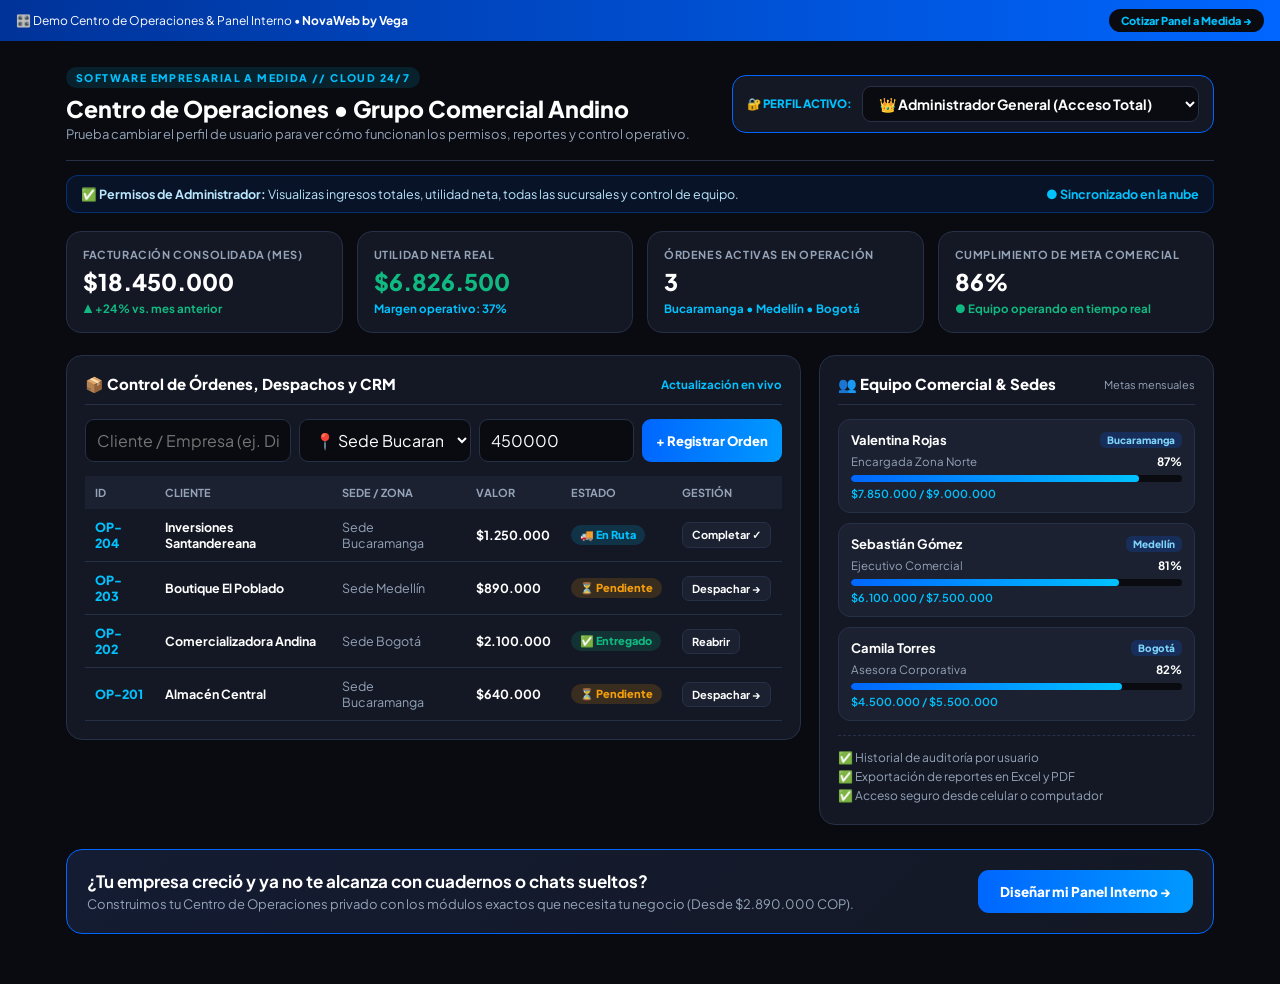
<file: demo-panel-operaciones/index.html>
<!DOCTYPE html>
<html lang="es">
<head>
  <meta charset="UTF-8" />
  <meta name="viewport" content="width=device-width, initial-scale=1.0, viewport-fit=cover" />
  <meta name="theme-color" content="#090B10" />
  <title>Demo Centro de Operaciones & Panel Interno | NovaWeb by Vega</title>
  <link rel="icon" type="image/png" sizes="48x48" href="/favicon-48x48.png" />
  <link rel="apple-touch-icon" sizes="180x180" href="/apple-touch-icon.png" />
  <link rel="preconnect" href="https://fonts.googleapis.com">
  <link href="https://fonts.googleapis.com/css2?family=Plus+Jakarta+Sans:wght@400;500;600;700;800&display=swap" rel="stylesheet">
  <style>
    :root {
      --bg: #090B10;
      --surface: #141824;
      --surface-alt: #1B2130;
      --border: #263047;
      --primary: #0066FF;
      --accent: #00C2FF;
      --success: #10B981;
      --warning: #F59E0B;
      --danger: #EF4444;
      --text: #FFFFFF;
      --muted: #94A3B8;
    }

    * { box-sizing: border-box; margin: 0; padding: 0; font-family: 'Plus Jakarta Sans', sans-serif; -webkit-tap-highlight-color: transparent; }
    body { background-color: var(--bg); color: var(--text); padding-bottom: calc(50px + env(safe-area-inset-bottom)); overflow-x: clip; }

    /* Barra superior NovaWeb by Vega */
    .agency-bar {
      background: linear-gradient(90deg, #003399, #0066FF);
      color: #fff;
      font-size: 12px;
      padding: 9px 16px;
      display: flex;
      justify-content: space-between;
      align-items: center;
      position: sticky;
      top: 0;
      z-index: 60;
      gap: 8px;
    }
    .agency-bar a {
      background: #090B10;
      color: #00C2FF;
      text-decoration: none;
      padding: 5px 12px;
      border-radius: 20px;
      font-weight: 800;
      font-size: 11px;
      white-space: nowrap;
    }

    .container { max-width: 1180px; margin: 0 auto; padding: 0 16px; }

    /* Encabezado y Selector de Rol */
    .top-workspace-header {
      display: flex;
      justify-content: space-between;
      align-items: center;
      flex-wrap: wrap;
      gap: 14px;
      padding: 24px 0 18px;
      border-bottom: 1px solid var(--border);
    }
    .tag-pill {
      display: inline-block;
      background: rgba(0, 194, 255, 0.12);
      color: var(--accent);
      font-size: 10.5px;
      font-weight: 800;
      letter-spacing: 1.4px;
      padding: 4px 10px;
      border-radius: 20px;
      margin-bottom: 6px;
      text-transform: uppercase;
    }
    .top-workspace-header h1 { font-size: 23px; font-weight: 800; }
    .top-workspace-header p { color: var(--muted); font-size: 13px; margin-top: 3px; }

    .role-switcher {
      background: var(--surface);
      border: 1px solid var(--primary);
      border-radius: 14px;
      padding: 10px 14px;
      display: flex;
      align-items: center;
      gap: 10px;
      flex-wrap: wrap;
      max-width: 100%;
    }
    .role-switcher span { font-size: 11.5px; color: var(--accent); font-weight: 800; }
    .role-select {
      background: #090B10;
      color: #fff;
      border: 1px solid var(--border);
      padding: 7px 12px;
      border-radius: 9px;
      font-size: 14px;
      font-weight: 700;
      outline: none;
      cursor: pointer;
      max-width: 100%;
    }

    /* Aviso de permisos según rol */
    .permission-banner {
      margin-top: 14px;
      background: rgba(0, 102, 255, 0.1);
      border: 1px solid rgba(0, 102, 255, 0.35);
      border-radius: 12px;
      padding: 10px 14px;
      font-size: 12.5px;
      color: #BAE6FD;
      display: flex;
      justify-content: space-between;
      align-items: center;
      flex-wrap: wrap;
      gap: 8px;
    }

    /* KPIs Ejecutivos */
    .kpi-grid {
      display: grid;
      grid-template-columns: repeat(auto-fit, minmax(220px, 1fr));
      gap: 14px;
      margin: 18px 0 22px;
    }
    .kpi-card {
      background: var(--surface);
      border: 1px solid var(--border);
      border-radius: 15px;
      padding: 16px;
      position: relative;
      overflow: hidden;
    }
    .kpi-label { font-size: 11px; color: var(--muted); font-weight: 700; text-transform: uppercase; letter-spacing: 0.6px; }
    .kpi-val { font-size: 23px; font-weight: 800; color: #fff; margin-top: 6px; }
    .kpi-trend { font-size: 11.5px; margin-top: 5px; font-weight: 700; }
    .trend-up { color: var(--success); }
    .trend-info { color: var(--accent); }
    .locked-blur {
      filter: blur(6px);
      user-select: none;
      pointer-events: none;
    }
    .lock-overlay {
      position: absolute;
      inset: 0;
      background: rgba(9, 11, 16, 0.72);
      display: flex;
      align-items: center;
      justify-content: center;
      font-size: 12px;
      font-weight: 800;
      color: var(--warning);
      text-align: center;
      padding: 10px;
    }

    /* Layout Principal */
    .ops-grid {
      display: grid;
      grid-template-columns: 1.3fr 0.7fr;
      gap: 18px;
      align-items: start;
    }
    .ops-grid > * { min-width: 0; max-width: 100%; }
    @media (max-width: 900px) {
      .ops-grid { grid-template-columns: 1fr; }
    }

    .panel-card {
      background: var(--surface);
      border: 1px solid var(--border);
      border-radius: 16px;
      padding: 18px;
    }
    .panel-head {
      display: flex;
      justify-content: space-between;
      align-items: center;
      margin-bottom: 14px;
      padding-bottom: 10px;
      border-bottom: 1px solid var(--border);
      flex-wrap: wrap;
      gap: 8px;
    }
    .panel-head h3 { font-size: 15px; font-weight: 800; }

    /* Formulario rápido de nueva operación */
    .quick-order-bar {
      display: grid;
      grid-template-columns: 1.2fr 1fr 0.9fr auto;
      gap: 8px;
      margin-bottom: 14px;
    }
    @media (max-width: 640px) {
      .quick-order-bar { grid-template-columns: 1fr; }
    }
    .input-dark {
      background: #090B10;
      border: 1px solid var(--border);
      color: #fff;
      padding: 9px 11px;
      border-radius: 9px;
      font-size: 16px;
      outline: none;
      width: 100%;
      min-width: 0;
    }
    .input-dark:focus { border-color: var(--accent); }
    .btn-add-op {
      background: linear-gradient(90deg, #0066FF, #0099FF);
      color: #fff;
      border: none;
      padding: 10px 14px;
      border-radius: 9px;
      font-weight: 800;
      font-size: 13px;
      cursor: pointer;
      white-space: nowrap;
    }

    /* Tabla de Operaciones */
    .table-wrap { overflow-x: auto; }
    table { width: 100%; border-collapse: collapse; font-size: 12.5px; }
    th {
      background: var(--surface-alt);
      color: var(--muted);
      text-align: left;
      padding: 10px;
      font-size: 11px;
      text-transform: uppercase;
    }
    td {
      padding: 10px;
      border-bottom: 1px solid var(--border);
      vertical-align: middle;
    }
    .status-pill {
      display: inline-block;
      padding: 3px 9px;
      border-radius: 20px;
      font-size: 11px;
      font-weight: 800;
      white-space: nowrap;
    }
    .st-pending { background: rgba(245, 158, 11, 0.16); color: var(--warning); }
    .st-route { background: rgba(0, 194, 255, 0.16); color: var(--accent); }
    .st-done { background: rgba(16, 185, 129, 0.16); color: var(--success); }

    .advance-btn {
      background: var(--surface-alt);
      border: 1px solid var(--border);
      color: #fff;
      padding: 5px 9px;
      border-radius: 7px;
      font-size: 11px;
      font-weight: 700;
      cursor: pointer;
      white-space: nowrap;
    }
    .advance-btn:hover { border-color: var(--accent); color: var(--accent); }

    /* Columna Derecha: Equipo y Sucursales */
    .team-item {
      background: var(--surface-alt);
      border: 1px solid var(--border);
      border-radius: 12px;
      padding: 12px;
      margin-bottom: 10px;
    }
    .team-top {
      display: flex;
      justify-content: space-between;
      align-items: center;
      margin-bottom: 6px;
    }
    .role-tag {
      font-size: 10px;
      font-weight: 800;
      padding: 2px 7px;
      border-radius: 6px;
      background: rgba(0, 102, 255, 0.2);
      color: #7DD3FC;
    }
    .progress-track {
      width: 100%;
      height: 7px;
      background: #090B10;
      border-radius: 10px;
      overflow: hidden;
      margin-top: 6px;
    }
    .progress-fill {
      height: 100%;
      background: linear-gradient(90deg, #0066FF, #00C2FF);
      border-radius: 10px;
    }

    /* CTA Final */
    .cta-box {
      margin-top: 24px;
      background: linear-gradient(135deg, #141C33, #141824);
      border: 1px solid var(--primary);
      border-radius: 16px;
      padding: 20px;
      display: flex;
      justify-content: space-between;
      align-items: center;
      flex-wrap: wrap;
      gap: 14px;
    }
    .cta-box a {
      background: linear-gradient(90deg, #0066FF, #0099FF);
      color: #fff;
      text-decoration: none;
      padding: 13px 22px;
      border-radius: 11px;
      font-weight: 800;
      font-size: 13.5px;
    }
  </style>
</head>
<body>

  <!-- Barra Agencia -->
  <div class="agency-bar">
    <span>🎛️ Demo Centro de Operaciones & Panel Interno • <strong>NovaWeb by Vega</strong></span>
    <a href="https://wa.me/573000560656?text=Hola%20NovaWeb%20by%20Vega,%20prob%C3%A9%20el%20demo%20de%20Centro%20de%20Operaciones%20y%20Panel%20Interno%20y%20quiero%20cotizar%20uno%20a%20medida" target="_blank" rel="noopener noreferrer">
      Cotizar Panel a Medida →
    </a>
  </div>

  <div class="container">
    <!-- Cabecera + Selector de Roles -->
    <div class="top-workspace-header">
      <div>
        <span class="tag-pill">SOFTWARE EMPRESARIAL A MEDIDA // CLOUD 24/7</span>
        <h1>Centro de Operaciones • Grupo Comercial Andino</h1>
        <p>Prueba cambiar el perfil de usuario para ver cómo funcionan los permisos, reportes y control operativo.</p>
      </div>

      <div class="role-switcher">
        <span>🔐 PERFIL ACTIVO:</span>
        <select id="roleSelect" class="role-select" onchange="changeRole()">
          <option value="admin">👑 Administrador General (Acceso Total)</option>
          <option value="manager">📍 Encargado de Zona (Operación y Equipo)</option>
          <option value="seller">💼 Vendedor / Operativo (Solo Registro)</option>
        </select>
      </div>
    </div>

    <div class="permission-banner" id="permissionBanner">
      <span>✅ <strong>Permisos de Administrador:</strong> Visualizas ingresos totales, utilidad neta, todas las sucursales y control de equipo.</span>
      <span style="color:var(--accent); font-weight:700;">● Sincronizado en la nube</span>
    </div>

    <!-- KPIs Ejecutivos -->
    <div class="kpi-grid">
      <div class="kpi-card">
        <div class="kpi-label">Facturación Consolidada (Mes)</div>
        <div class="kpi-val" id="kpiRevenue">$18.450.000</div>
        <div class="kpi-trend trend-up">▲ +24% vs. mes anterior</div>
      </div>

      <div class="kpi-card" id="profitCard">
        <div class="kpi-label">Utilidad Neta Real</div>
        <div class="kpi-val" id="kpiNetProfit" style="color:#10B981;">$6.820.000</div>
        <div class="kpi-trend trend-info">Margen operativo: 37%</div>
        <div class="lock-overlay" id="profitLock" style="display:none;">🔒 Información financiera restringida para este rol</div>
      </div>

      <div class="kpi-card">
        <div class="kpi-label">Órdenes Activas en Operación</div>
        <div class="kpi-val" id="kpiActiveOps">3</div>
        <div class="kpi-trend trend-info">Bucaramanga • Medellín • Bogotá</div>
      </div>

      <div class="kpi-card">
        <div class="kpi-label">Cumplimiento de Meta Comercial</div>
        <div class="kpi-val">86%</div>
        <div class="kpi-trend trend-up">● Equipo operando en tiempo real</div>
      </div>
    </div>

    <!-- Grid Principal -->
    <div class="ops-grid">
      <!-- Izquierda: Control de Pedidos y Despachos -->
      <div class="panel-card">
        <div class="panel-head">
          <h3>📦 Control de Órdenes, Despachos y CRM</h3>
          <span style="font-size:11.5px; color:var(--accent); font-weight:700;">Actualización en vivo</span>
        </div>

        <!-- Barra para registrar nueva orden -->
        <div class="quick-order-bar">
          <input type="text" id="newClientName" class="input-dark" placeholder="Cliente / Empresa (ej. Distribuidora Norte)">
          <select id="newBranchSelect" class="input-dark">
            <option value="Sede Bucaramanga">📍 Sede Bucaramanga</option>
            <option value="Sede Medellín">📍 Sede Medellín</option>
            <option value="Sede Bogotá">📍 Sede Bogotá</option>
          </select>
          <input type="number" id="newOrderAmount" class="input-dark" placeholder="Valor COP" value="450000" step="50000">
          <button class="btn-add-op" onclick="createOperation()">+ Registrar Orden</button>
        </div>

        <div class="table-wrap">
          <table>
            <thead>
              <tr>
                <th>ID</th>
                <th>Cliente</th>
                <th>Sede / Zona</th>
                <th>Valor</th>
                <th>Estado</th>
                <th>Gestión</th>
              </tr>
            </thead>
            <tbody id="opsTableBody"></tbody>
          </table>
        </div>
      </div>

      <!-- Derecha: Rendimiento de Equipo y Sucursales -->
      <div class="panel-card">
        <div class="panel-head">
          <h3>👥 Equipo Comercial & Sedes</h3>
          <span style="font-size:11px; color:var(--muted);">Metas mensuales</span>
        </div>

        <div id="teamList"></div>

        <div style="margin-top:14px; padding-top:12px; border-top:1px dashed var(--border); font-size:12px; color:var(--muted); line-height:1.6;">
          <div>✅ Historial de auditoría por usuario</div>
          <div>✅ Exportación de reportes en Excel y PDF</div>
          <div>✅ Acceso seguro desde celular o computador</div>
        </div>
      </div>
    </div>

    <!-- CTA Final -->
    <div class="cta-box">
      <div>
        <strong style="font-size:17px;">¿Tu empresa creció y ya no te alcanza con cuadernos o chats sueltos?</strong>
        <p style="font-size:13px; color:var(--muted); margin-top:4px;">
          Construimos tu Centro de Operaciones privado con los módulos exactos que necesita tu negocio (Desde $2.890.000 COP).
        </p>
      </div>
      <a href="https://wa.me/573000560656?text=Hola%20NovaWeb%20by%20Vega,%20quiero%20dise%C3%B1ar%20un%20Centro%20de%20Operaciones%20y%20Panel%20Interno%20para%20mi%20empresa" target="_blank" rel="noopener noreferrer">
        Diseñar mi Panel Interno →
      </a>
    </div>
  </div>

  <script>
    let currentRole = "admin";
    let baseRevenue = 18450000;

    let operations = [
      { id: "OP-204", client: "Inversiones Santandereana", branch: "Sede Bucaramanga", amount: 1250000, status: "route" },
      { id: "OP-203", client: "Boutique El Poblado", branch: "Sede Medellín", amount: 890000, status: "pending" },
      { id: "OP-202", client: "Comercializadora Andina", branch: "Sede Bogotá", amount: 2100000, status: "done" },
      { id: "OP-201", client: "Almacén Central", branch: "Sede Bucaramanga", amount: 640000, status: "pending" }
    ];

    const teamMembers = [
      { name: "Valentina Rojas", role: "Encargada Zona Norte", branch: "Bucaramanga", sales: 7850000, goal: 9000000 },
      { name: "Sebastián Gómez", role: "Ejecutivo Comercial", branch: "Medellín", sales: 6100000, goal: 7500000 },
      { name: "Camila Torres", role: "Asesora Corporativa", branch: "Bogotá", sales: 4500000, goal: 5500000 }
    ];

    function formatCOP(val) {
      return "$" + Number(val).toLocaleString("es-CO");
    }

    function changeRole() {
      currentRole = document.getElementById("roleSelect").value;
      const banner = document.getElementById("permissionBanner");
      const profitLock = document.getElementById("profitLock");
      const profitVal = document.getElementById("kpiNetProfit");

      if (currentRole === "admin") {
        banner.innerHTML = `<span>✅ <strong>Permisos de Administrador:</strong> Visualizas ingresos totales, utilidad neta, todas las sucursales y control de equipo.</span><span style="color:var(--accent); font-weight:700;">● Acceso Total</span>`;
        profitLock.style.display = "none";
        profitVal.classList.remove("locked-blur");
      } else if (currentRole === "manager") {
        banner.innerHTML = `<span>📍 <strong>Permisos de Encargado de Zona:</strong> Puedes gestionar órdenes, despachos y ver rendimiento de equipo. Márgenes netos ocultos.</span><span style="color:var(--warning); font-weight:700;">● Acceso Operativo</span>`;
        profitLock.style.display = "flex";
        profitVal.classList.add("locked-blur");
      } else {
        banner.innerHTML = `<span>💼 <strong>Permisos de Vendedor:</strong> Puedes registrar nuevas ventas y consultar estados, sin acceso a métricas financieras globales ni cambios de estado.</span><span style="color:var(--muted); font-weight:700;">● Acceso Restringido</span>`;
        profitLock.style.display = "flex";
        profitVal.classList.add("locked-blur");
      }

      renderOperations();
      renderTeam();
    }

    function createOperation() {
      const client = document.getElementById("newClientName").value.trim();
      const branch = document.getElementById("newBranchSelect").value;
      const amount = Number(document.getElementById("newOrderAmount").value);

      if (!client || amount <= 0) {
        alert("Ingresa el nombre del cliente y un valor válido.");
        return;
      }

      const nextNum = 205 + operations.length;
      operations.unshift({
        id: `OP-${nextNum}`,
        client: client,
        branch: branch,
        amount: amount,
        status: "pending"
      });

      baseRevenue += amount;
      document.getElementById("newClientName").value = "";
      updateKPIs();
      renderOperations();
    }

    function advanceStatus(index) {
      if (currentRole === "seller") {
        alert("Tu rol de Vendedor solo permite registrar órdenes. Solo el Administrador o Encargado de Zona puede aprobar despachos.");
        return;
      }

      const op = operations[index];
      if (op.status === "pending") op.status = "route";
      else if (op.status === "route") op.status = "done";
      else op.status = "pending";

      updateKPIs();
      renderOperations();
    }

    function updateKPIs() {
      document.getElementById("kpiRevenue").innerText = formatCOP(baseRevenue);
      document.getElementById("kpiNetProfit").innerText = formatCOP(Math.round(baseRevenue * 0.37));
      const activeCount = operations.filter(o => o.status !== "done").length;
      document.getElementById("kpiActiveOps").innerText = activeCount;
    }

    function renderOperations() {
      const tbody = document.getElementById("opsTableBody");
      tbody.innerHTML = "";

      operations.forEach((op, idx) => {
        let statusHTML = "";
        let btnText = "";
        if (op.status === "pending") {
          statusHTML = `<span class="status-pill st-pending">⏳ Pendiente</span>`;
          btnText = "Despachar →";
        } else if (op.status === "route") {
          statusHTML = `<span class="status-pill st-route">🚚 En Ruta</span>`;
          btnText = "Completar ✓";
        } else {
          statusHTML = `<span class="status-pill st-done">✅ Entregado</span>`;
          btnText = "Reabrir";
        }

        tbody.innerHTML += `
          <tr>
            <td style="color:var(--accent); font-weight:800;">${op.id}</td>
            <td><strong>${op.client}</strong></td>
            <td style="color:var(--muted);">${op.branch}</td>
            <td style="font-weight:700;">${formatCOP(op.amount)}</td>
            <td>${statusHTML}</td>
            <td>
              <button class="advance-btn" onclick="advanceStatus(${idx})">${btnText}</button>
            </td>
          </tr>
        `;
      });
    }

    function renderTeam() {
      const container = document.getElementById("teamList");
      container.innerHTML = "";

      teamMembers.forEach(member => {
        const pct = Math.min(100, Math.round((member.sales / member.goal) * 100));
        const salesDisplay = currentRole === "seller" ? "••• (Oculto por rol)" : `${formatCOP(member.sales)} / ${formatCOP(member.goal)}`;

        container.innerHTML += `
          <div class="team-item">
            <div class="team-top">
              <strong style="font-size:13px;">${member.name}</strong>
              <span class="role-tag">${member.branch}</span>
            </div>
            <div style="font-size:11.5px; color:var(--muted); display:flex; justify-content:space-between;">
              <span>${member.role}</span>
              <span style="color:#fff; font-weight:700;">${pct}%</span>
            </div>
            <div class="progress-track">
              <div class="progress-fill" style="width:${pct}%;"></div>
            </div>
            <div style="font-size:11px; color:var(--accent); margin-top:5px; font-weight:600;">
              ${salesDisplay}
            </div>
          </div>
        `;
      });
    }

    updateKPIs();
    renderOperations();
    renderTeam();
  </script>
</body>
</html>
</file>
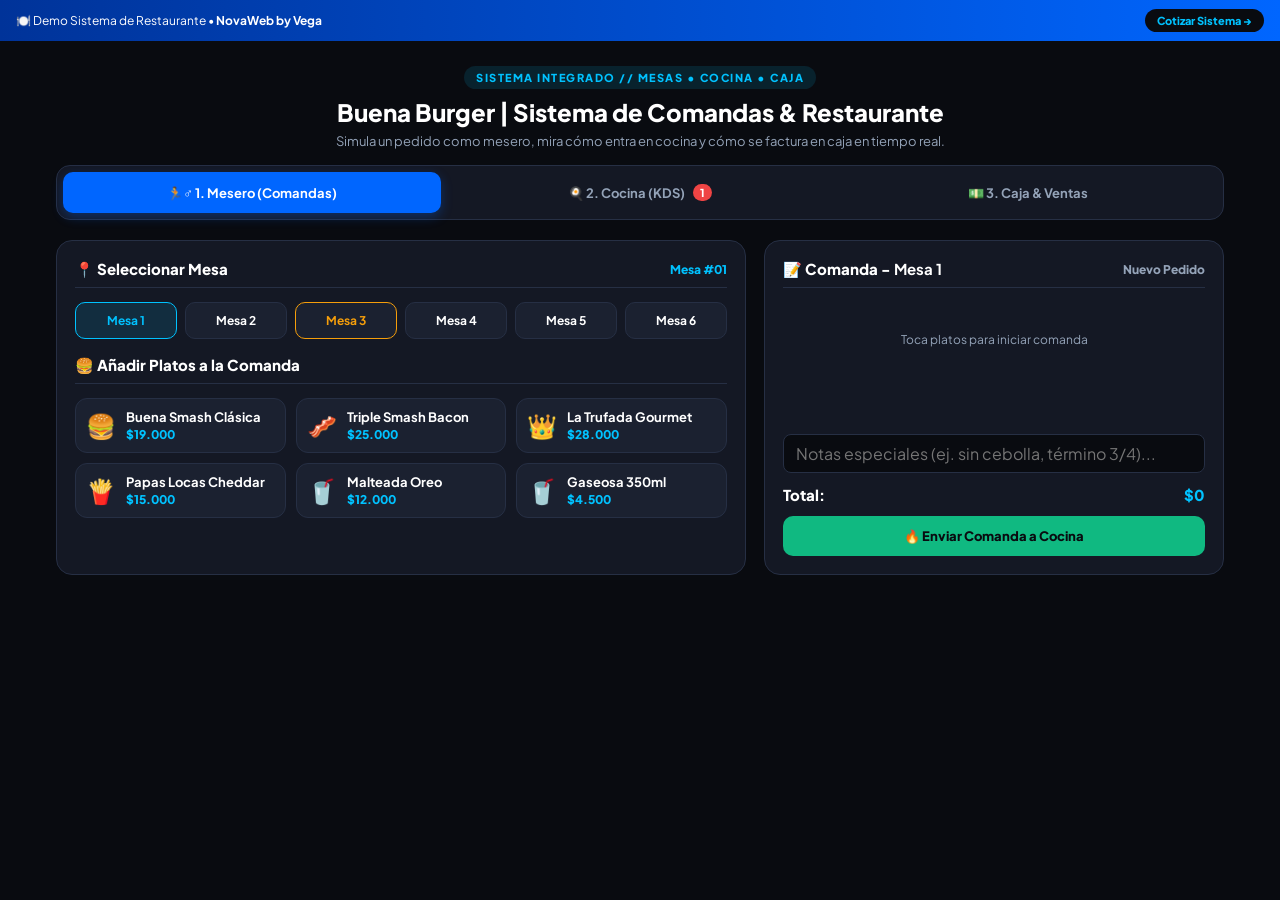
<file: demo-restaurante/index.html>
<!DOCTYPE html>
<html lang="es">
<head>
  <meta charset="UTF-8" />
  <meta name="viewport" content="width=device-width, initial-scale=1.0, viewport-fit=cover" />
  <meta name="theme-color" content="#090B10" />
  <title>Demo Sistema de Restaurante | NovaWeb by Vega</title>
  <link rel="icon" type="image/png" sizes="48x48" href="/favicon-48x48.png" />
  <link rel="apple-touch-icon" sizes="180x180" href="/apple-touch-icon.png" />
  <link rel="preconnect" href="https://fonts.googleapis.com">
  <link href="https://fonts.googleapis.com/css2?family=Plus+Jakarta+Sans:wght@400;500;600;700;800&display=swap" rel="stylesheet">
  <style>
    :root {
      --bg: #090B10;
      --surface: #141824;
      --surface-card: #1B2130;
      --border: #262F44;
      --primary: #0066FF;
      --accent: #00C2FF;
      --success: #10B981;
      --warning: #F59E0B;
      --danger: #EF4444;
      --text: #FFFFFF;
      --muted: #94A3B8;
    }

    * { box-sizing: border-box; margin: 0; padding: 0; font-family: 'Plus Jakarta Sans', sans-serif; -webkit-tap-highlight-color: transparent; }
    body { background-color: var(--bg); color: var(--text); padding-bottom: calc(40px + env(safe-area-inset-bottom)); overflow-x: clip; }

    /* Barra superior NovaWeb by Vega */
    .agency-bar {
      background: linear-gradient(90deg, #003399, #0066FF);
      color: #fff;
      font-size: 12px;
      padding: 9px 16px;
      display: flex;
      justify-content: space-between;
      align-items: center;
      position: sticky;
      top: 0;
      z-index: 60;
      gap: 8px;
    }
    .agency-bar a {
      background: #090B10;
      color: #00C2FF;
      text-decoration: none;
      padding: 5px 12px;
      border-radius: 20px;
      font-weight: 800;
      font-size: 11px;
      white-space: nowrap;
    }

    .container { max-width: 1200px; margin: 0 auto; padding: 0 16px; }

    /* Encabezado */
    .header-box { text-align: center; padding: 24px 0 16px; }
    .tag-pill {
      display: inline-block;
      background: rgba(0, 194, 255, 0.12);
      color: var(--accent);
      font-size: 11px;
      font-weight: 800;
      letter-spacing: 1.5px;
      padding: 5px 12px;
      border-radius: 20px;
      margin-bottom: 8px;
      text-transform: uppercase;
    }
    .header-box h1 { font-size: 24px; font-weight: 800; }
    .header-box p { color: var(--muted); font-size: 13px; margin-top: 6px; }

    /* Pestañas de Vista (Mesero, Cocina, Caja) */
    .view-tabs {
      display: flex;
      justify-content: center;
      gap: 10px;
      margin-bottom: 20px;
      background: var(--surface);
      padding: 6px;
      border-radius: 14px;
      border: 1px solid var(--border);
      flex-wrap: wrap;
    }
    .tab-btn {
      flex: 1;
      min-width: 140px;
      padding: 12px;
      border-radius: 10px;
      border: none;
      background: transparent;
      color: var(--muted);
      font-weight: 700;
      font-size: 13px;
      cursor: pointer;
      display: flex;
      align-items: center;
      justify-content: center;
      gap: 8px;
      transition: 0.2s;
    }
    .tab-btn.active {
      background: var(--primary);
      color: #fff;
      box-shadow: 0 4px 12px rgba(0, 102, 255, 0.3);
    }
    .badge-count {
      background: var(--danger);
      color: #fff;
      font-size: 11px;
      padding: 2px 7px;
      border-radius: 10px;
      font-weight: 800;
    }

    /* Paneles de Vista */
    .view-panel { display: none; }
    .view-panel.active { display: block; }

    /* VISTA 1: MESERO (Comandas) */
    .waiter-grid {
      display: grid;
      grid-template-columns: 1.2fr 0.8fr;
      gap: 18px;
    }
    .waiter-grid > * { min-width: 0; max-width: 100%; }
    @media (max-width: 820px) {
      .waiter-grid { grid-template-columns: 1fr; }
    }

    .card-box {
      background: var(--surface);
      border: 1px solid var(--border);
      border-radius: 16px;
      padding: 18px;
    }
    .card-title {
      font-size: 15px;
      font-weight: 800;
      margin-bottom: 14px;
      display: flex;
      justify-content: space-between;
      align-items: center;
      border-bottom: 1px solid var(--border);
      padding-bottom: 8px;
    }

    /* Selector de Mesa */
    .table-picker {
      display: grid;
      grid-template-columns: repeat(auto-fit, minmax(75px, 1fr));
      gap: 8px;
      margin-bottom: 16px;
    }
    .table-node {
      background: var(--surface-card);
      border: 1px solid var(--border);
      border-radius: 10px;
      padding: 10px 6px;
      text-align: center;
      font-size: 12px;
      font-weight: 700;
      cursor: pointer;
    }
    .table-node.selected {
      border-color: var(--accent);
      background: rgba(0, 194, 255, 0.12);
      color: var(--accent);
    }
    .table-node.occupied {
      border-color: var(--warning);
      color: var(--warning);
    }

    /* Ítems del Menú */
    .menu-items-grid {
      display: grid;
      grid-template-columns: repeat(auto-fit, minmax(180px, 1fr));
      gap: 10px;
    }
    .menu-item-btn {
      background: var(--surface-card);
      border: 1px solid var(--border);
      border-radius: 12px;
      padding: 10px;
      display: flex;
      gap: 10px;
      align-items: center;
      text-align: left;
      cursor: pointer;
      color: #fff;
      transition: 0.2s;
    }
    .menu-item-btn:hover { border-color: var(--primary); }
    .item-icon { font-size: 24px; }
    .item-details h4 { font-size: 13px; font-weight: 700; }
    .item-details span { font-size: 12px; color: var(--accent); font-weight: 800; }

    /* Lista Comanda Actual */
    .comanda-list {
      min-height: 120px;
      max-height: 220px;
      overflow-y: auto;
      margin-bottom: 12px;
    }
    .comanda-row {
      display: flex;
      justify-content: space-between;
      align-items: center;
      padding: 8px 0;
      border-bottom: 1px solid var(--border);
      font-size: 13px;
    }
    .comanda-qty-btn {
      background: var(--surface-card);
      border: 1px solid var(--border);
      color: #fff;
      width: 22px;
      height: 22px;
      border-radius: 5px;
      cursor: pointer;
    }

    .notes-input {
      width: 100%;
      background: var(--bg);
      border: 1px solid var(--border);
      color: #fff;
      padding: 8px 12px;
      border-radius: 8px;
      font-size: 16px;
      margin-bottom: 12px;
    }

    .send-kitchen-btn {
      width: 100%;
      background: var(--success);
      color: #090B10;
      border: none;
      padding: 12px;
      border-radius: 10px;
      font-weight: 800;
      font-size: 13px;
      cursor: pointer;
      display: flex;
      justify-content: center;
      align-items: center;
      gap: 8px;
    }

    /* VISTA 2: COCINA (KDS) */
    .kitchen-board {
      display: grid;
      grid-template-columns: repeat(auto-fill, minmax(240px, 1fr));
      gap: 16px;
    }
    .ticket {
      background: #181D2A;
      border-top: 4px solid var(--warning);
      border-radius: 12px;
      padding: 14px;
      box-shadow: 0 8px 20px rgba(0,0,0,0.25);
      display: flex;
      flex-direction: column;
      justify-content: space-between;
    }
    .ticket.ready { border-top-color: var(--success); }
    .ticket-head {
      display: flex;
      justify-content: space-between;
      align-items: center;
      font-size: 13px;
      border-bottom: 1px dashed var(--border);
      padding-bottom: 8px;
      margin-bottom: 10px;
    }
    .ticket-time { font-size: 11px; color: var(--muted); }
    .ticket-items {
      font-size: 13px;
      line-height: 1.5;
      margin-bottom: 12px;
      flex: 1;
    }
    .ticket-notes {
      font-size: 11px;
      background: rgba(245, 158, 11, 0.1);
      color: var(--warning);
      padding: 6px;
      border-radius: 6px;
      margin-top: 6px;
    }
    .ticket-btn {
      width: 100%;
      background: var(--primary);
      color: #fff;
      border: none;
      padding: 8px;
      border-radius: 8px;
      font-weight: 700;
      font-size: 12px;
      cursor: pointer;
    }
    .ticket-btn.done {
      background: var(--success);
    }

    /* VISTA 3: CAJA / ADMIN */
    .cashier-stats {
      display: grid;
      grid-template-columns: repeat(auto-fit, minmax(180px, 1fr));
      gap: 14px;
      margin-bottom: 18px;
    }
    .stat-card {
      background: var(--surface);
      border: 1px solid var(--border);
      border-radius: 12px;
      padding: 14px;
      text-align: center;
    }
    .stat-val { font-size: 20px; font-weight: 800; color: var(--accent); margin-top: 4px; }

    .cashier-table {
      width: 100%;
      border-collapse: collapse;
      font-size: 13px;
      margin-top: 10px;
    }
    .cashier-table th, .cashier-table td {
      padding: 10px 12px;
      text-align: left;
      border-bottom: 1px solid var(--border);
    }
    .cashier-table th { background: var(--surface-card); color: var(--muted); }
    .pay-btn {
      background: var(--success);
      color: #090B10;
      border: none;
      padding: 4px 8px;
      border-radius: 5px;
      font-weight: 700;
      font-size: 11px;
      cursor: pointer;
    }
  </style>
</head>
<body>

  <!-- Barra Agencia -->
  <div class="agency-bar">
    <span>🍽️ Demo Sistema de Restaurante • <strong>NovaWeb by Vega</strong></span>
    <a href="https://wa.me/573000560656?text=Hola%20NovaWeb%20by%20Vega,%20prob%C3%A9%20el%20demo%20del%20Sistema%20de%20Restaurante%20y%20quiero%20cotizarlo%20($1.690.000%20COP)" target="_blank" rel="noopener noreferrer">
      Cotizar Sistema →
    </a>
  </div>

  <div class="container">
    <div class="header-box">
      <span class="tag-pill">SISTEMA INTEGRADO // MESAS • COCINA • CAJA</span>
      <h1>Buena Burger | Sistema de Comandas & Restaurante</h1>
      <p>Simula un pedido como mesero, mira cómo entra en cocina y cómo se factura en caja en tiempo real.</p>
    </div>

    <!-- Pestañas -->
    <div class="view-tabs">
      <button id="tabWaiter" class="tab-btn active" onclick="switchView('waiter')">
        🏃♂️ 1. Mesero (Comandas)
      </button>
      <button id="tabKitchen" class="tab-btn" onclick="switchView('kitchen')">
        🍳 2. Cocina (KDS) <span class="badge-count" id="kitchenBadge">0</span>
      </button>
      <button id="tabCashier" class="tab-btn" onclick="switchView('cashier')">
        💵 3. Caja & Ventas
      </button>
    </div>

    <!-- VISTA 1: MESERO -->
    <div id="panelWaiter" class="view-panel active">
      <div class="waiter-grid">
        <!-- Izquierda: Selección de Mesa y Menú -->
        <div class="card-box">
          <div class="card-title">
            <span>📍 Seleccionar Mesa</span>
            <span style="color:var(--accent); font-size:12px;" id="currentSelectedMesaLabel">Mesa #01</span>
          </div>

          <div class="table-picker">
            <div class="table-node selected" id="tableNode-Mesa 1" onclick="selectMesa('Mesa 1')">Mesa 1</div>
            <div class="table-node" id="tableNode-Mesa 2" onclick="selectMesa('Mesa 2')">Mesa 2</div>
            <div class="table-node occupied" id="tableNode-Mesa 3" onclick="selectMesa('Mesa 3')">Mesa 3</div>
            <div class="table-node" id="tableNode-Mesa 4" onclick="selectMesa('Mesa 4')">Mesa 4</div>
            <div class="table-node" id="tableNode-Mesa 5" onclick="selectMesa('Mesa 5')">Mesa 5</div>
            <div class="table-node" id="tableNode-Mesa 6" onclick="selectMesa('Mesa 6')">Mesa 6</div>
          </div>

          <div class="card-title">🍔 Añadir Platos a la Comanda</div>
          <div class="menu-items-grid" id="menuItemsContainer"></div>
        </div>

        <!-- Derecha: Comanda Actual -->
        <div class="card-box" style="display:flex; flex-direction:column; justify-content:space-between;">
          <div>
            <div class="card-title">
              <span>📝 Comanda - <strong id="comandaMesaTitle">Mesa 1</strong></span>
              <span style="color:var(--muted); font-size:12px;">Nuevo Pedido</span>
            </div>
            <div class="comanda-list" id="comandaList">
              <div style="color:var(--muted); text-align:center; padding:30px 0; font-size:12px;">
                Toca platos para iniciar comanda
              </div>
            </div>
          </div>

          <div>
            <input type="text" id="comandaNotes" class="notes-input" placeholder="Notas especiales (ej. sin cebolla, término 3/4)...">
            <div style="display:flex; justify-content:space-between; font-weight:800; font-size:15px; margin-bottom:12px;">
              <span>Total:</span>
              <span id="comandaTotal" style="color:var(--accent);">$0</span>
            </div>
            <button class="send-kitchen-btn" onclick="sendToKitchen()">
              🔥 Enviar Comanda a Cocina
            </button>
          </div>
        </div>
      </div>
    </div>

    <!-- VISTA 2: COCINA -->
    <div id="panelKitchen" class="view-panel">
      <div class="card-box">
        <div class="card-title">
          <span>🍳 Monitor de Cocina (KDS)</span>
          <span style="color:var(--warning); font-size:12px;">Pedidos en Preparación</span>
        </div>
        <div class="kitchen-board" id="kitchenBoard">
          <div style="color:var(--muted); text-align:center; width:100%; padding:40px 0; font-size:13px;">
            No hay comandas en preparación. Envía una desde la pestaña de Mesero.
          </div>
        </div>
      </div>
    </div>

    <!-- VISTA 3: CAJA -->
    <div id="panelCashier" class="view-panel">
      <div class="cashier-stats">
        <div class="stat-card">
          <div style="font-size:11px; color:var(--muted);">VENTAS DEL DÍA</div>
          <div class="stat-val" id="totalVentasDia">$0</div>
        </div>
        <div class="stat-card">
          <div style="font-size:11px; color:var(--muted);">MESAS ACTIVAS</div>
          <div class="stat-val" id="activeTablesCount">0</div>
        </div>
        <div class="stat-card">
          <div style="font-size:11px; color:var(--muted);">COMANDAS COMPLETADAS</div>
          <div class="stat-val" id="completedOrdersCount">0</div>
        </div>
      </div>

      <div class="card-box">
        <div class="card-title">💵 Cuentas Activas & Facturación</div>
        <div style="overflow-x:auto;">
          <table class="cashier-table">
            <thead>
              <tr>
                <th>Mesa</th>
                <th>Detalle</th>
                <th>Total</th>
                <th>Estado</th>
                <th>Acción</th>
              </tr>
            </thead>
            <tbody id="cashierTableBody">
              <tr>
                <td colspan="5" style="text-align:center; color:var(--muted); padding:20px;">
                  No hay cuentas pendientes por cobrar.
                </td>
              </tr>
            </tbody>
          </table>
        </div>
      </div>
    </div>

  </div>

  <script>
    const menu = [
      { id: 1, name: "Buena Smash Clásica", price: 19000, icon: "🍔" },
      { id: 2, name: "Triple Smash Bacon", price: 25000, icon: "🥓" },
      { id: 3, name: "La Trufada Gourmet", price: 28000, icon: "👑" },
      { id: 4, name: "Papas Locas Cheddar", price: 15000, icon: "🍟" },
      { id: 5, name: "Malteada Oreo", price: 12000, icon: "🥤" },
      { id: 6, name: "Gaseosa 350ml", price: 4500, icon: "🥤" }
    ];

    let currentMesa = "Mesa 1";
    let currentComanda = {};
    let activeTickets = [
      {
        id: 101,
        mesa: "Mesa 3",
        time: "Hace 6 min",
        items: [{ name: "Buena Smash Clásica", qty: 2 }, { name: "Papas Locas Cheddar", qty: 1 }],
        notes: "Sin cebolla en una de las burgers",
        status: "preparing",
        total: 53000
      }
    ];
    let closedOrdersTotal = 78000;
    let completedCount = 3;

    function formatCOP(num) {
      return "$" + num.toLocaleString("es-CO");
    }

    function switchView(view) {
      document.querySelectorAll(".tab-btn").forEach(b => b.classList.remove("active"));
      document.querySelectorAll(".view-panel").forEach(p => p.classList.remove("active"));

      if (view === 'waiter') {
        document.getElementById("tabWaiter").classList.add("active");
        document.getElementById("panelWaiter").classList.add("active");
      } else if (view === 'kitchen') {
        document.getElementById("tabKitchen").classList.add("active");
        document.getElementById("panelKitchen").classList.add("active");
        renderKitchen();
      } else if (view === 'cashier') {
        document.getElementById("tabCashier").classList.add("active");
        document.getElementById("panelCashier").classList.add("active");
        renderCashier();
      }
    }

    function selectMesa(mesa) {
      currentMesa = mesa;
      document.querySelectorAll(".table-node").forEach(n => n.classList.remove("selected"));
      document.getElementById(`tableNode-${mesa}`).classList.add("selected");
      document.getElementById("currentSelectedMesaLabel").innerText = mesa;
      document.getElementById("comandaMesaTitle").innerText = mesa;
      currentComanda = {};
      renderComanda();
    }

    function renderMenu() {
      const container = document.getElementById("menuItemsContainer");
      container.innerHTML = "";
      menu.forEach(item => {
        container.innerHTML += `
          <button class="menu-item-btn" onclick="addToComanda(${item.id})">
            <span class="item-icon">${item.icon}</span>
            <div class="item-details">
              <h4>${item.name}</h4>
              <span>${formatCOP(item.price)}</span>
            </div>
          </button>
        `;
      });
    }

    function addToComanda(id) {
      currentComanda[id] = (currentComanda[id] || 0) + 1;
      renderComanda();
    }

    function changeQty(id, delta) {
      currentComanda[id] = (currentComanda[id] || 0) + delta;
      if (currentComanda[id] <= 0) delete currentComanda[id];
      renderComanda();
    }

    function renderComanda() {
      const list = document.getElementById("comandaList");
      list.innerHTML = "";
      let total = 0;

      const keys = Object.keys(currentComanda);
      if (keys.length === 0) {
        list.innerHTML = `<div style="color:var(--muted); text-align:center; padding:30px 0; font-size:12px;">Toca platos para iniciar comanda</div>`;
        document.getElementById("comandaTotal").innerText = "$0";
        return;
      }

      keys.forEach(id => {
        const item = menu.find(m => m.id == id);
        const qty = currentComanda[id];
        const sub = item.price * qty;
        total += sub;

        list.innerHTML += `
          <div class="comanda-row">
            <div>
              <strong>${item.icon} ${item.name}</strong>
              <div style="font-size:11px; color:var(--muted);">${formatCOP(item.price)}</div>
            </div>
            <div style="display:flex; align-items:center; gap:8px;">
              <button class="comanda-qty-btn" onclick="changeQty(${id}, -1)">-</button>
              <span style="font-weight:700;">${qty}</span>
              <button class="comanda-qty-btn" onclick="changeQty(${id}, 1)">+</button>
              <span style="font-weight:700; width:65px; text-align:right;">${formatCOP(sub)}</span>
            </div>
          </div>
        `;
      });

      document.getElementById("comandaTotal").innerText = formatCOP(total);
    }

    function sendToKitchen() {
      const keys = Object.keys(currentComanda);
      if (keys.length === 0) {
        alert("Agrega platos a la comanda antes de enviarla.");
        return;
      }

      const items = keys.map(id => {
        const m = menu.find(i => i.id == id);
        return { name: m.name, qty: currentComanda[id] };
      });

      let total = 0;
      keys.forEach(id => { total += menu.find(m => m.id == id).price * currentComanda[id]; });

      const notes = document.getElementById("comandaNotes").value.trim();
      const ticketId = Math.floor(100 + Math.random() * 900);

      activeTickets.push({
        id: ticketId,
        mesa: currentMesa,
        time: "Hace 1 min",
        items: items,
        notes: notes,
        status: "preparing",
        total: total
      });

      document.getElementById(`tableNode-${currentMesa}`).classList.add("occupied");
      document.getElementById("comandaNotes").value = "";
      currentComanda = {};
      renderComanda();
      updateBadges();

      alert(`¡Comanda enviada con éxito a Cocina para la ${currentMesa}!`);
      switchView('kitchen');
    }

    function renderKitchen() {
      const board = document.getElementById("kitchenBoard");
      board.innerHTML = "";

      const prepTickets = activeTickets.filter(t => t.status === "preparing");
      if (prepTickets.length === 0) {
        board.innerHTML = `<div style="color:var(--muted); text-align:center; width:100%; padding:40px 0; font-size:13px;">No hay comandas pendientes. Envía una desde la pestaña de Mesero.</div>`;
        return;
      }

      prepTickets.forEach(t => {
        let itemsHTML = t.items.map(i => `<div>• <strong>${i.qty}x</strong> ${i.name}</div>`).join("");
        board.innerHTML += `
          <div class="ticket">
            <div>
              <div class="ticket-head">
                <strong>📍 ${t.mesa}</strong>
                <span class="ticket-time">⏱️ ${t.time}</span>
              </div>
              <div class="ticket-items">
                ${itemsHTML}
                ${t.notes ? `<div class="ticket-notes">📝 ${t.notes}</div>` : ""}
              </div>
            </div>
            <button class="ticket-btn" onclick="markTicketReady(${t.id})">
              🔔 Marcar como LISTO
            </button>
          </div>
        `;
      });
    }

    function markTicketReady(id) {
      const ticket = activeTickets.find(t => t.id === id);
      if (ticket) {
        ticket.status = "ready";
        completedCount++;
        renderKitchen();
        updateBadges();
        alert(`Pedido de la ${ticket.mesa} marcado como listo para servir.`);
      }
    }

    function renderCashier() {
      const body = document.getElementById("cashierTableBody");
      body.innerHTML = "";

      const pending = activeTickets.filter(t => t.status !== "paid");
      let activeCount = pending.length;

      document.getElementById("activeTablesCount").innerText = activeCount;
      document.getElementById("completedOrdersCount").innerText = completedCount;

      let currentTotal = closedOrdersTotal + pending.reduce((sum, t) => sum + t.total, 0);
      document.getElementById("totalVentasDia").innerText = formatCOP(currentTotal);

      if (pending.length === 0) {
        body.innerHTML = `<tr><td colspan="5" style="text-align:center; color:var(--muted); padding:20px;">No hay cuentas pendientes por cobrar.</td></tr>`;
        return;
      }

      pending.forEach(t => {
        const itemsSummary = t.items.map(i => `${i.qty}x ${i.name.split(' ')[0]}`).join(", ");
        const statusBadge = t.status === "ready"
          ? `<span style="color:var(--success); font-weight:700;">🛎️ Listo para cobrar</span>`
          : `<span style="color:var(--warning); font-weight:700;">⏳ Preparando</span>`;

        body.innerHTML += `
          <tr>
            <td><strong>${t.mesa}</strong></td>
            <td style="color:var(--muted); font-size:12px;">${itemsSummary}</td>
            <td><strong>${formatCOP(t.total)}</strong></td>
            <td>${statusBadge}</td>
            <td>
              <button class="pay-btn" onclick="payTable(${t.id})">💵 Cobrar</button>
            </td>
          </tr>
        `;
      });
    }

    function payTable(id) {
      const ticket = activeTickets.find(t => t.id === id);
      if (ticket) {
        ticket.status = "paid";
        closedOrdersTotal += ticket.total;
        const node = document.getElementById(`tableNode-${ticket.mesa}`);
        if (node) node.classList.remove("occupied");
        activeTickets = activeTickets.filter(t => t.id !== id);
        renderCashier();
        updateBadges();
        alert(`Cuenta de la ${ticket.mesa} cobrada y registrada en caja.`);
      }
    }

    function updateBadges() {
      const count = activeTickets.filter(t => t.status === "preparing").length;
      document.getElementById("kitchenBadge").innerText = count;
    }

    renderMenu();
    updateBadges();
  </script>
</body>
</html>
</file>
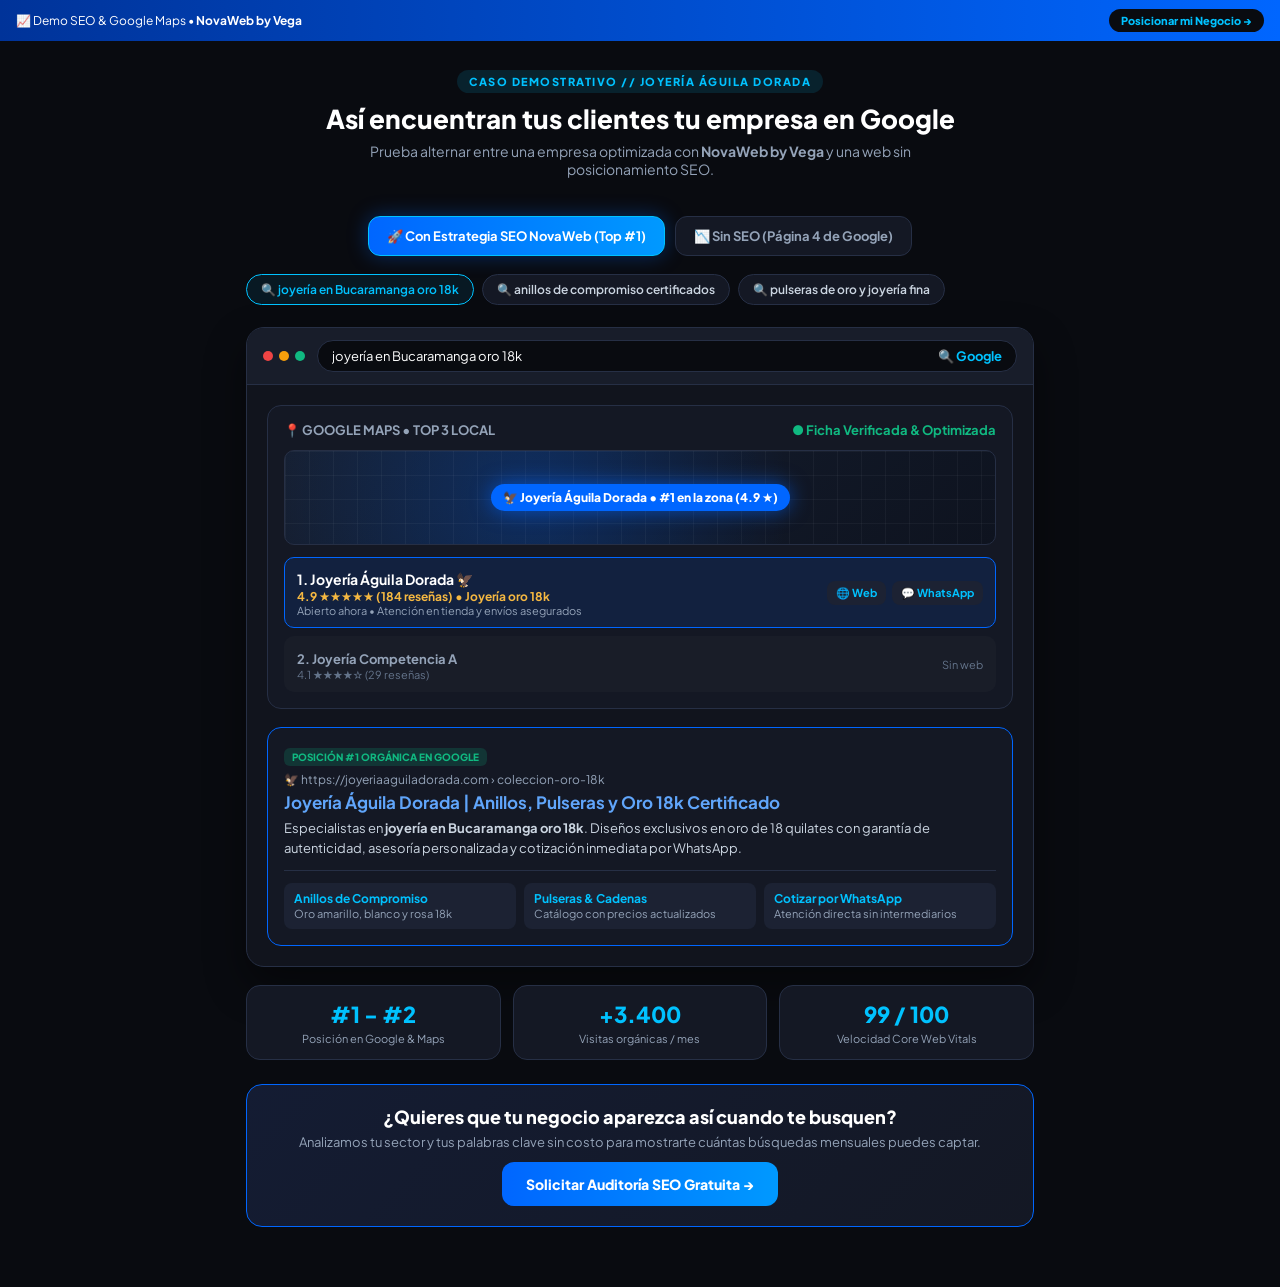
<file: demo-seo/index.html>
<!DOCTYPE html>
<html lang="es">
<head>
  <meta charset="UTF-8" />
  <meta name="viewport" content="width=device-width, initial-scale=1.0, viewport-fit=cover" />
  <meta name="theme-color" content="#090B10" />
  <title>Demo Posicionamiento SEO & Google Maps | NovaWeb by Vega</title>
  <link rel="icon" type="image/png" sizes="48x48" href="/favicon-48x48.png" />
  <link rel="apple-touch-icon" sizes="180x180" href="/apple-touch-icon.png" />
  <link rel="preconnect" href="https://fonts.googleapis.com">
  <link href="https://fonts.googleapis.com/css2?family=Plus+Jakarta+Sans:wght@400;500;600;700;800&display=swap" rel="stylesheet">
  <style>
    :root {
      --bg: #090B10;
      --surface: #141824;
      --surface-alt: #1C2233;
      --border: #262F45;
      --primary: #0066FF;
      --accent: #00C2FF;
      --gold: #F5B841;
      --success: #10B981;
      --danger: #EF4444;
      --text: #FFFFFF;
      --muted: #94A3B8;
    }

    * { box-sizing: border-box; margin: 0; padding: 0; font-family: 'Plus Jakarta Sans', sans-serif; -webkit-tap-highlight-color: transparent; }
    body { background-color: var(--bg); color: var(--text); padding-bottom: calc(60px + env(safe-area-inset-bottom)); overflow-x: clip; }

    /* Barra superior NovaWeb by Vega */
    .agency-bar {
      background: linear-gradient(90deg, #003399, #0066FF);
      color: #fff;
      font-size: 12px;
      padding: 9px 16px;
      display: flex;
      justify-content: space-between;
      align-items: center;
      position: sticky;
      top: 0;
      z-index: 60;
      gap: 8px;
    }
    .agency-bar a {
      background: #090B10;
      color: #00C2FF;
      text-decoration: none;
      padding: 5px 12px;
      border-radius: 20px;
      font-weight: 800;
      font-size: 11px;
      white-space: nowrap;
    }

    .container { max-width: 820px; margin: 0 auto; padding: 0 16px; }

    /* Encabezado del Simulador */
    .header-box {
      text-align: center;
      padding: 28px 0 20px;
    }
    .tag-pill {
      display: inline-block;
      background: rgba(0, 194, 255, 0.12);
      color: var(--accent);
      font-size: 11px;
      font-weight: 800;
      letter-spacing: 1.5px;
      padding: 5px 12px;
      border-radius: 20px;
      margin-bottom: 10px;
      text-transform: uppercase;
    }
    .header-box h1 { font-size: 26px; font-weight: 800; line-height: 1.2; }
    .header-box p { color: var(--muted); font-size: 14px; margin-top: 8px; max-width: 600px; margin-inline: auto; }

    /* Interruptor Antes / Después */
    .toggle-wrapper {
      display: flex;
      justify-content: center;
      gap: 10px;
      margin: 18px 0;
      flex-wrap: wrap;
    }
    .mode-btn {
      padding: 11px 18px;
      border-radius: 12px;
      border: 1px solid var(--border);
      background: var(--surface);
      color: var(--muted);
      font-size: 13px;
      font-weight: 700;
      cursor: pointer;
      transition: 0.2s;
    }
    .mode-btn.active-pro {
      background: linear-gradient(90deg, #0066FF, #0099FF);
      color: #fff;
      border-color: var(--accent);
      box-shadow: 0 0 20px rgba(0, 102, 255, 0.35);
    }
    .mode-btn.active-bad {
      background: rgba(239, 68, 68, 0.15);
      color: #FCA5A5;
      border-color: var(--danger);
    }

    /* Selector de Búsquedas en Google */
    .keywords-bar {
      display: flex;
      gap: 8px;
      overflow-x: auto;
      padding-bottom: 8px;
      margin-bottom: 14px;
      scrollbar-width: none;
    }
    .keywords-bar::-webkit-scrollbar { display: none; }
    .kw-chip {
      background: var(--surface);
      border: 1px solid var(--border);
      color: #CBD5E1;
      padding: 7px 14px;
      border-radius: 20px;
      font-size: 12px;
      font-weight: 600;
      white-space: nowrap;
      cursor: pointer;
    }
    .kw-chip.active {
      border-color: var(--accent);
      color: var(--accent);
      background: rgba(0, 194, 255, 0.08);
    }

    /* Ventana Simulada de Google */
    .browser-window {
      background: #11141D;
      border: 1px solid var(--border);
      border-radius: 18px;
      overflow: hidden;
      box-shadow: 0 18px 40px rgba(0,0,0,0.45);
    }
    .browser-top {
      background: #181D2A;
      padding: 12px 16px;
      display: flex;
      align-items: center;
      gap: 12px;
      border-bottom: 1px solid var(--border);
    }
    .dots { display: flex; gap: 6px; }
    .dots span { width: 10px; height: 10px; border-radius: 50%; display: block; }
    .search-bar-sim {
      flex: 1;
      min-width: 0;
      background: #090B10;
      border: 1px solid var(--border);
      border-radius: 20px;
      padding: 7px 14px;
      font-size: 13px;
      color: #fff;
      display: flex;
      justify-content: space-between;
      align-items: center;
      gap: 8px;
    }
    .search-bar-sim span:first-child {
      overflow: hidden;
      text-overflow: ellipsis;
      white-space: nowrap;
    }

    .serp-body { padding: 20px; }

    /* Tarjeta Google Maps Local Pack */
    .maps-box {
      background: var(--surface);
      border: 1px solid var(--border);
      border-radius: 14px;
      padding: 16px;
      margin-bottom: 18px;
    }
    .maps-header {
      display: flex;
      justify-content: space-between;
      align-items: center;
      flex-wrap: wrap;
      gap: 6px;
      margin-bottom: 12px;
      font-size: 13px;
      font-weight: 700;
      color: var(--muted);
    }
    .map-visual {
      height: 95px;
      border-radius: 10px;
      background: radial-gradient(circle at 35% 50%, rgba(0, 102, 255, 0.25), transparent 55%),
                  linear-gradient(135deg, #162033 0%, #0E131F 100%);
      border: 1px solid var(--border);
      margin-bottom: 12px;
      position: relative;
      display: flex;
      align-items: center;
      justify-content: center;
      overflow: hidden;
      padding: 0 10px;
    }
    .map-grid-lines {
      position: absolute;
      inset: 0;
      background-image: linear-gradient(to right, rgba(255,255,255,0.04) 1px, transparent 1px),
                        linear-gradient(to bottom, rgba(255,255,255,0.04) 1px, transparent 1px);
      background-size: 24px 24px;
    }
    .map-pin {
      position: relative;
      background: var(--primary);
      color: #fff;
      padding: 6px 12px;
      border-radius: 20px;
      font-size: 12px;
      font-weight: 800;
      box-shadow: 0 0 20px rgba(0, 102, 255, 0.6);
      display: flex;
      align-items: center;
      gap: 6px;
      text-align: center;
    }

    .local-item {
      display: flex;
      justify-content: space-between;
      align-items: center;
      flex-wrap: wrap;
      gap: 8px;
      padding: 10px 12px;
      border-radius: 10px;
      margin-bottom: 8px;
      background: rgba(255,255,255,0.02);
      border: 1px solid transparent;
    }
    .local-item.highlight {
      background: rgba(0, 102, 255, 0.12);
      border-color: var(--primary);
    }
    .local-item:last-child { margin-bottom: 0; }
    .stars { color: var(--gold); font-size: 12px; font-weight: 700; }
    .local-actions { display: flex; gap: 6px; }
    .mini-pill {
      font-size: 11px;
      padding: 5px 9px;
      border-radius: 8px;
      background: var(--surface-alt);
      color: var(--accent);
      font-weight: 700;
      text-decoration: none;
    }

    /* Resultado Orgánico #1 */
    .organic-card {
      background: var(--surface);
      border: 1px solid var(--primary);
      border-radius: 14px;
      padding: 16px;
    }
    .organic-card.weak {
      border-color: var(--border);
      opacity: 0.7;
    }
    .rank-badge {
      display: inline-block;
      font-size: 10px;
      font-weight: 800;
      padding: 3px 8px;
      border-radius: 6px;
      margin-bottom: 6px;
    }
    .rank-top { background: rgba(16, 185, 129, 0.18); color: var(--success); }
    .rank-low { background: rgba(239, 68, 68, 0.18); color: var(--danger); }

    .url-line { font-size: 12px; color: #94A3B8; margin-bottom: 4px; overflow-wrap: anywhere; }
    .serp-title { font-size: 17px; font-weight: 700; color: #60A5FA; margin-bottom: 6px; }
    .serp-desc { font-size: 13px; color: #CBD5E1; line-height: 1.5; }
    .sitelinks {
      display: grid;
      grid-template-columns: repeat(auto-fit, minmax(150px, 1fr));
      gap: 8px;
      margin-top: 12px;
      padding-top: 12px;
      border-top: 1px solid var(--border);
    }
    .sitelink-item {
      background: var(--surface-alt);
      padding: 8px 10px;
      border-radius: 8px;
      font-size: 12px;
    }
    .sitelink-item strong { color: var(--accent); display: block; }
    .sitelink-item span { color: var(--muted); font-size: 11px; }

    /* Métricas de Impacto */
    .metrics-grid {
      display: grid;
      grid-template-columns: repeat(3, 1fr);
      gap: 12px;
      margin-top: 18px;
    }
    .metric-card {
      background: var(--surface);
      border: 1px solid var(--border);
      border-radius: 14px;
      padding: 14px;
      text-align: center;
    }
    .metric-val { font-size: 22px; font-weight: 800; color: var(--accent); }
    .metric-val.bad { color: var(--danger); }
    .metric-lbl { font-size: 11px; color: var(--muted); margin-top: 4px; }

    /* CTA Final */
    .cta-box {
      margin-top: 24px;
      background: linear-gradient(135deg, #141C33, #141824);
      border: 1px solid var(--primary);
      border-radius: 16px;
      padding: 20px;
      text-align: center;
    }
    .cta-btn {
      display: inline-block;
      margin-top: 12px;
      background: linear-gradient(90deg, #0066FF, #0099FF);
      color: #fff;
      text-decoration: none;
      padding: 13px 24px;
      border-radius: 12px;
      font-weight: 800;
      font-size: 14px;
    }

    @media (max-width: 600px) {
      .metrics-grid { grid-template-columns: 1fr; }
      .serp-body { padding: 14px; }
      .dots { display: none; }
    }
  </style>
</head>
<body>

  <!-- Barra superior agencia -->
  <div class="agency-bar">
    <span>📈 Demo SEO & Google Maps • <strong>NovaWeb by Vega</strong></span>
    <a href="https://wa.me/573000560656?text=Hola%20NovaWeb%20by%20Vega,%20vi%20el%20demo%20de%20Posicionamiento%20SEO%20(Joyer%C3%ADa%20%C3%81guila%20Dorada)%20y%20quiero%20posicionar%20mi%20empresa" target="_blank" rel="noopener noreferrer">
      Posicionar mi Negocio →
    </a>
  </div>

  <div class="container">
    <div class="header-box">
      <span class="tag-pill">CASO DEMOSTRATIVO // JOYERÍA ÁGUILA DORADA</span>
      <h1>Así encuentran tus clientes tu empresa en Google</h1>
      <p>Prueba alternar entre una empresa optimizada con <strong>NovaWeb by Vega</strong> y una web sin posicionamiento SEO.</p>
    </div>

    <!-- Switch Antes vs Después -->
    <div class="toggle-wrapper">
      <button id="btnPro" class="mode-btn active-pro" onclick="setMode('pro')">🚀 Con Estrategia SEO NovaWeb (Top #1)</button>
      <button id="btnBad" class="mode-btn" onclick="setMode('bad')">📉 Sin SEO (Página 4 de Google)</button>
    </div>

    <!-- Palabras clave clicables -->
    <div class="keywords-bar">
      <button class="kw-chip active" onclick="selectKeyword('joyería en Bucaramanga oro 18k', this)">🔍 joyería en Bucaramanga oro 18k</button>
      <button class="kw-chip" onclick="selectKeyword('anillos de compromiso certificados', this)">🔍 anillos de compromiso certificados</button>
      <button class="kw-chip" onclick="selectKeyword('pulseras de oro y joyería fina', this)">🔍 pulseras de oro y joyería fina</button>
    </div>

    <!-- Simulador de Resultados Google -->
    <div class="browser-window">
      <div class="browser-top">
        <div class="dots">
          <span style="background:#EF4444;"></span>
          <span style="background:#F59E0B;"></span>
          <span style="background:#10B981;"></span>
        </div>
        <div class="search-bar-sim">
          <span id="searchQueryDisplay">joyería en Bucaramanga oro 18k</span>
          <span style="color:var(--accent); font-weight:700;">🔍 Google</span>
        </div>
      </div>

      <div class="serp-body" id="serpContent"></div>
    </div>

    <!-- Métricas Estimadas -->
    <div class="metrics-grid" id="metricsGrid"></div>

    <!-- Llamado a la acción -->
    <div class="cta-box">
      <h3 style="font-size:18px; font-weight:800;">¿Quieres que tu negocio aparezca así cuando te busquen?</h3>
      <p style="font-size:13px; color:var(--muted); margin-top:6px;">
        Analizamos tu sector y tus palabras clave sin costo para mostrarte cuántas búsquedas mensuales puedes captar.
      </p>
      <a class="cta-btn" href="https://wa.me/573000560656?text=Hola%20NovaWeb%20by%20Vega,%20quiero%20una%20auditor%C3%ADa%20SEO%20gratuita%20para%20mi%20negocio" target="_blank" rel="noopener noreferrer">
        Solicitar Auditoría SEO Gratuita →
      </a>
    </div>
  </div>

  <script>
    let currentMode = "pro";
    let currentKeyword = "joyería en Bucaramanga oro 18k";

    function setMode(mode) {
      currentMode = mode;
      document.getElementById("btnPro").className = mode === "pro" ? "mode-btn active-pro" : "mode-btn";
      document.getElementById("btnBad").className = mode === "bad" ? "mode-btn active-bad" : "mode-btn";
      renderDemo();
    }

    function selectKeyword(kw, btn) {
      currentKeyword = kw;
      document.getElementById("searchQueryDisplay").innerText = kw;
      document.querySelectorAll(".kw-chip").forEach(c => c.classList.remove("active"));
      btn.classList.add("active");
      renderDemo();
    }

    function renderDemo() {
      const serp = document.getElementById("serpContent");
      const metrics = document.getElementById("metricsGrid");

      if (currentMode === "pro") {
        serp.innerHTML = `
          <!-- Google Maps Local Pack -->
          <div class="maps-box">
            <div class="maps-header">
              <span>📍 GOOGLE MAPS • TOP 3 LOCAL</span>
              <span style="color:#10B981;">● Ficha Verificada & Optimizada</span>
            </div>
            <div class="map-visual">
              <div class="map-grid-lines"></div>
              <div class="map-pin">🦅 Joyería Águila Dorada • #1 en la zona (4.9 ★)</div>
            </div>

            <div class="local-item highlight">
              <div>
                <strong style="font-size:14px;">1. Joyería Águila Dorada 🦅</strong>
                <div class="stars">4.9 ★★★★★ (184 reseñas) • Joyería oro 18k</div>
                <div style="font-size:11px; color:#94A3B8;">Abierto ahora • Atención en tienda y envíos asegurados</div>
              </div>
              <div class="local-actions">
                <span class="mini-pill">🌐 Web</span>
                <span class="mini-pill">💬 WhatsApp</span>
              </div>
            </div>

            <div class="local-item">
              <div>
                <strong style="font-size:13px; color:#94A3B8;">2. Joyería Competencia A</strong>
                <div style="font-size:11px; color:#64748B;">4.1 ★★★★☆ (29 reseñas)</div>
              </div>
              <span style="font-size:11px; color:#64748B;">Sin web</span>
            </div>
          </div>

          <!-- Resultado Orgánico #1 -->
          <div class="organic-card">
            <span class="rank-badge rank-top">POSICIÓN #1 ORGÁNICA EN GOOGLE</span>
            <div class="url-line">🦅 https://joyeriaaguiladorada.com › coleccion-oro-18k</div>
            <div class="serp-title">Joyería Águila Dorada | Anillos, Pulseras y Oro 18k Certificado</div>
            <div class="serp-desc">
              Especialistas en <strong>${currentKeyword}</strong>. Diseños exclusivos en oro de 18 quilates con garantía de autenticidad, asesoría personalizada y cotización inmediata por WhatsApp.
            </div>
            <div class="sitelinks">
              <div class="sitelink-item">
                <strong>Anillos de Compromiso</strong>
                <span>Oro amarillo, blanco y rosa 18k</span>
              </div>
              <div class="sitelink-item">
                <strong>Pulseras & Cadenas</strong>
                <span>Catálogo con precios actualizados</span>
              </div>
              <div class="sitelink-item">
                <strong>Cotizar por WhatsApp</strong>
                <span>Atención directa sin intermediarios</span>
              </div>
            </div>
          </div>
        `;

        metrics.innerHTML = `
          <div class="metric-card">
            <div class="metric-val">#1 - #2</div>
            <div class="metric-lbl">Posición en Google & Maps</div>
          </div>
          <div class="metric-card">
            <div class="metric-val">+3.400</div>
            <div class="metric-lbl">Visitas orgánicas / mes</div>
          </div>
          <div class="metric-card">
            <div class="metric-val">99 / 100</div>
            <div class="metric-lbl">Velocidad Core Web Vitals</div>
          </div>
        `;
      } else {
        serp.innerHTML = `
          <div class="maps-box" style="opacity:0.65;">
            <div class="maps-header">
              <span>📍 GOOGLE MAPS • SIN OPTIMIZAR</span>
              <span style="color:#EF4444;">● Tu negocio no aparece en el Top 3</span>
            </div>
            <div class="local-item">
              <div>
                <strong style="font-size:13px;">1. Joyería Competencia A</strong>
                <div class="stars">4.6 ★★★★★ (92 reseñas)</div>
              </div>
              <span style="font-size:11px; color:#94A3B8;">Se lleva los clics</span>
            </div>
            <div class="local-item">
              <div>
                <strong style="font-size:13px;">2. Joyería Competencia B</strong>
                <div class="stars">4.4 ★★★★☆ (64 reseñas)</div>
              </div>
              <span style="font-size:11px; color:#94A3B8;">Se lleva las llamadas</span>
            </div>
          </div>

          <div class="organic-card weak">
            <span class="rank-badge rank-low">PÁGINA 4 DE GOOGLE (POSICIÓN #37)</span>
            <div class="url-line">http://tu-sitio-sin-seo.com/index.html</div>
            <div class="serp-title" style="color:#94A3B8;">Inicio - Bienvenidos a nuestra página</div>
            <div class="serp-desc">
              Página sin títulos SEO ni palabras clave como <strong>${currentKeyword}</strong>. Tarda más de 4 segundos en cargar en móviles y no tiene enlace directo a WhatsApp.
            </div>
          </div>
        `;

        metrics.innerHTML = `
          <div class="metric-card">
            <div class="metric-val bad">#37</div>
            <div class="metric-lbl">Posición en Google</div>
          </div>
          <div class="metric-card">
            <div class="metric-val bad">~120</div>
            <div class="metric-lbl">Visitas orgánicas / mes</div>
          </div>
          <div class="metric-card">
            <div class="metric-val bad">48 / 100</div>
            <div class="metric-lbl">Velocidad Core Web Vitals</div>
          </div>
        `;
      }
    }

    renderDemo();
  </script>
</body>
</html>
</file>
<file: styles.css>
:root {
  --bg: #04060d;
  --bg-alt: #080c17;
  --surface: rgba(15, 23, 42, 0.58);
  --surface-strong: rgba(17, 25, 45, 0.88);
  --border: rgba(148, 163, 184, 0.14);
  --border-glow: rgba(0, 240, 255, 0.35);

  --text: #f1f5f9;
  --text-muted: #94a3b8;
  --cyan: #00f0ff;
  --purple: #7c3aed;
  --emerald: #10b981;
  --amber: #f59e0b;

  --font-display: 'Space Grotesk', system-ui, sans-serif;
  --font-body: 'Plus Jakarta Sans', system-ui, sans-serif;
  --font-mono: 'JetBrains Mono', monospace;

  --radius: 18px;
  --radius-sm: 12px;
  --transition: 0.28s cubic-bezier(0.22, 1, 0.36, 1);
}

*, *::before, *::after {
  box-sizing: border-box;
  margin: 0;
  padding: 0;
}

html {
  scroll-behavior: smooth;
  background: var(--bg);
  color: var(--text);
  font-family: var(--font-body);
  line-height: 1.6;
  overflow-x: clip;
  max-width: 100%;
}

body {
  position: relative;
  min-height: 100vh;
  overflow-x: clip;
  max-width: 100%;
}

main, section, header, footer {
  max-width: 100%;
}

a {
  color: inherit;
  text-decoration: none;
}

button, input, textarea {
  font-family: inherit;
}

.container {
  width: min(1200px, 92%);
  margin: 0 auto;
}

/* Background layers */
#neuralCanvas {
  position: fixed;
  inset: 0;
  width: 100%;
  height: 100%;
  z-index: -3;
  pointer-events: none;
}

.grid-overlay {
  position: fixed;
  inset: 0;
  z-index: -2;
  pointer-events: none;
  background-image:
    linear-gradient(to right, rgba(0, 240, 255, 0.03) 1px, transparent 1px),
    linear-gradient(to bottom, rgba(0, 240, 255, 0.03) 1px, transparent 1px);
  background-size: 64px 64px;
  mask-image: radial-gradient(circle at 50% 25%, black 35%, transparent 85%);
}

.cursor-glow {
  position: fixed;
  width: 420px;
  height: 420px;
  border-radius: 50%;
  background: radial-gradient(circle, rgba(0, 240, 255, 0.09), rgba(124, 58, 237, 0.05) 45%, transparent 70%);
  transform: translate(-50%, -50%);
  pointer-events: none;
  z-index: -1;
  transition: opacity 0.3s ease;
}

/* Utilities */
.text-gradient {
  background: linear-gradient(120deg, var(--cyan) 0%, #60a5fa 45%, #a855f7 100%);
  -webkit-background-clip: text;
  background-clip: text;
  color: transparent;
}

.cyan { color: var(--cyan); }
.emerald { color: var(--emerald); }

/* Buttons */
.btn {
  display: inline-flex;
  align-items: center;
  justify-content: center;
  gap: 0.55rem;
  border-radius: 999px;
  font-weight: 600;
  cursor: pointer;
  border: 1px solid transparent;
  transition: transform var(--transition), box-shadow var(--transition), background var(--transition), border-color var(--transition);
}

.btn-sm { padding: 0.55rem 1.15rem; font-size: 0.875rem; }
.btn-lg { padding: 0.9rem 1.65rem; font-size: 1rem; }
.btn-full { width: 100%; padding: 0.95rem 1.5rem; font-size: 0.98rem; }

.btn-primary {
  background: linear-gradient(135deg, var(--cyan), #3b82f6 55%, var(--purple));
  color: #030712;
  box-shadow: 0 0 24px rgba(0, 240, 255, 0.28);
}

.btn-primary:hover {
  transform: translateY(-2px);
  box-shadow: 0 0 36px rgba(0, 240, 255, 0.45);
}

.btn-glass {
  background: rgba(255, 255, 255, 0.04);
  border-color: var(--border);
  color: var(--text);
  backdrop-filter: blur(12px);
}

.btn-glass:hover {
  border-color: var(--cyan);
  background: rgba(0, 240, 255, 0.08);
  transform: translateY(-2px);
}

/* Navbar */
.navbar {
  position: fixed;
  top: 0;
  left: 0;
  right: 0;
  z-index: 100;
  padding: 1rem 0;
  transition: background var(--transition), border-color var(--transition), padding var(--transition);
}

.navbar.scrolled {
  padding: 0.72rem 0;
  background: rgba(4, 6, 13, 0.82);
  backdrop-filter: blur(16px);
  border-bottom: 1px solid var(--border);
}

.nav-inner {
  display: flex;
  align-items: center;
  justify-content: space-between;
  gap: 1.5rem;
}

.brand {
  display: inline-flex;
  align-items: center;
  gap: 0.7rem;
  font-family: var(--font-display);
  font-weight: 700;
  letter-spacing: 0.06em;
  font-size: 1.15rem;
}

.brand-mark svg {
  width: 34px;
  height: 34px;
  display: block;
}

.brand-tag {
  font-family: var(--font-mono);
  font-size: 0.68rem;
  color: var(--cyan);
  margin-left: 0.35rem;
  padding: 0.12rem 0.4rem;
  border: 1px solid rgba(0, 240, 255, 0.35);
  border-radius: 6px;
  vertical-align: middle;
}

.nav-links {
  display: flex;
  align-items: center;
  gap: 1.8rem;
}

.nav-links a {
  font-size: 0.92rem;
  color: var(--text-muted);
  font-weight: 500;
  transition: color var(--transition);
}

.nav-links a:hover {
  color: var(--cyan);
}

.nav-actions {
  display: flex;
  align-items: center;
  gap: 0.8rem;
}

.menu-toggle {
  display: none;
  flex-direction: column;
  gap: 5px;
  background: transparent;
  border: none;
  cursor: pointer;
  padding: 4px;
}

.menu-toggle span {
  width: 24px;
  height: 2px;
  background: var(--text);
  border-radius: 2px;
  transition: 0.25s ease;
}

/* Hero */
.hero {
  padding: 8.5rem 0 0;
  position: relative;
}

.hero-grid {
  display: grid;
  grid-template-columns: 1.12fr 0.88fr;
  gap: 3rem;
  align-items: center;
  padding-bottom: 4.5rem;
}

.status-pill {
  display: inline-flex;
  align-items: center;
  gap: 0.6rem;
  padding: 0.42rem 0.9rem;
  border-radius: 999px;
  background: rgba(0, 240, 255, 0.07);
  border: 1px solid rgba(0, 240, 255, 0.24);
  font-family: var(--font-mono);
  font-size: 0.75rem;
  color: var(--cyan);
  letter-spacing: 0.05em;
  margin-bottom: 1.4rem;
}

.pulse-dot {
  width: 8px;
  height: 8px;
  border-radius: 50%;
  background: var(--cyan);
  box-shadow: 0 0 10px var(--cyan);
  animation: pulse 2s infinite;
}

@keyframes pulse {
  0%, 100% { opacity: 1; transform: scale(1); }
  50% { opacity: 0.45; transform: scale(1.35); }
}

.hero-title {
  font-family: var(--font-display);
  font-size: clamp(2.4rem, 4.7vw, 4rem);
  line-height: 1.08;
  letter-spacing: -0.02em;
  margin-bottom: 1.25rem;
}

.hero-subtitle {
  font-size: 1.08rem;
  color: var(--text-muted);
  max-width: 58ch;
  margin-bottom: 2rem;
}

.hero-ctas {
  display: flex;
  flex-wrap: wrap;
  gap: 1rem;
  margin-bottom: 2.6rem;
}

.hero-metrics {
  display: flex;
  align-items: center;
  flex-wrap: wrap;
  gap: 1.5rem;
  padding: 1.1rem 1.4rem;
  border-radius: var(--radius-sm);
  background: rgba(15, 23, 42, 0.45);
  border: 1px solid var(--border);
  backdrop-filter: blur(12px);
}

.metric-item {
  display: flex;
  flex-direction: column;
}

.metric-value, .metric-suffix {
  font-family: var(--font-display);
  font-size: 1.55rem;
  font-weight: 700;
  color: var(--text);
  line-height: 1.1;
}

.metric-item > div, .metric-value { display: inline; }
.metric-suffix { color: var(--cyan); }

.metric-label {
  display: block;
  font-size: 0.78rem;
  color: var(--text-muted);
  margin-top: 0.2rem;
}

.metric-divider {
  width: 1px;
  height: 36px;
  background: var(--border);
}

/* Hero HUD Card */
.hud-card {
  background: linear-gradient(160deg, rgba(17, 25, 48, 0.82), rgba(7, 11, 22, 0.92));
  border: 1px solid rgba(0, 240, 255, 0.26);
  border-radius: var(--radius);
  box-shadow: 0 25px 70px rgba(0, 0, 0, 0.65), 0 0 40px rgba(0, 240, 255, 0.1);
  backdrop-filter: blur(18px);
  overflow: hidden;
  transition: transform 0.25s ease;
}

.hud-header {
  display: flex;
  align-items: center;
  justify-content: space-between;
  padding: 0.85rem 1.15rem;
  border-bottom: 1px solid var(--border);
  background: rgba(255, 255, 255, 0.02);
}

.hud-dots {
  display: flex;
  gap: 6px;
}

.hud-dots span {
  width: 9px;
  height: 9px;
  border-radius: 50%;
  background: rgba(148, 163, 184, 0.35);
}

.hud-dots span:first-child { background: #ef4444; }
.hud-dots span:nth-child(2) { background: #f59e0b; }
.hud-dots span:nth-child(3) { background: #10b981; }

.hud-title {
  font-family: var(--font-mono);
  font-size: 0.72rem;
  color: var(--text-muted);
}

.hud-badge {
  font-family: var(--font-mono);
  font-size: 0.68rem;
  color: var(--emerald);
  background: rgba(16, 185, 129, 0.12);
  border: 1px solid rgba(16, 185, 129, 0.35);
  padding: 0.15rem 0.5rem;
  border-radius: 999px;
}

.hud-body {
  padding: 1.25rem;
  display: flex;
  flex-direction: column;
  gap: 1rem;
}

.hud-stat-row {
  display: grid;
  grid-template-columns: 1fr 1fr;
  gap: 0.9rem;
}

.hud-mini-card {
  background: rgba(255, 255, 255, 0.03);
  border: 1px solid var(--border);
  border-radius: var(--radius-sm);
  padding: 0.85rem;
}

.mini-label {
  display: block;
  font-size: 0.75rem;
  color: var(--text-muted);
}

.mini-val {
  display: block;
  font-family: var(--font-display);
  font-size: 1.2rem;
  margin: 0.2rem 0 0.55rem;
}

.mini-bar {
  height: 5px;
  border-radius: 999px;
  background: rgba(255, 255, 255, 0.08);
  overflow: hidden;
}

.mini-fill {
  height: 100%;
  background: linear-gradient(90deg, var(--cyan), #3b82f6);
  border-radius: 999px;
}

.mini-fill.emerald {
  background: linear-gradient(90deg, var(--emerald), #34d399);
}

.hud-terminal {
  background: rgba(2, 4, 10, 0.75);
  border: 1px solid var(--border);
  border-radius: var(--radius-sm);
  padding: 0.95rem;
  font-family: var(--font-mono);
  font-size: 0.76rem;
  line-height: 1.65;
  color: #cbd5e1;
}

.t-prompt { color: var(--cyan); margin-right: 0.35rem; }
.t-accent { color: #38bdf8; }
.t-purple { color: #c084fc; }
.t-ok { color: var(--emerald); }
.t-cursor { color: var(--cyan); animation: blink 1s infinite; }

@keyframes blink {
  0%, 49% { opacity: 1; }
  50%, 100% { opacity: 0; }
}

.hud-modules {
  display: flex;
  flex-wrap: wrap;
  gap: 0.5rem;
}

.mod-chip {
  font-family: var(--font-mono);
  font-size: 0.72rem;
  padding: 0.3rem 0.65rem;
  border-radius: 8px;
  background: rgba(0, 240, 255, 0.08);
  border: 1px solid rgba(0, 240, 255, 0.25);
  color: var(--cyan);
}

/* Ticker */
.ticker-wrap {
  border-top: 1px solid var(--border);
  border-bottom: 1px solid var(--border);
  background: rgba(8, 12, 23, 0.72);
  overflow: hidden;
  padding: 0.9rem 0;
}

.ticker-track {
  display: flex;
  align-items: center;
  gap: 1.8rem;
  width: max-content;
  font-family: var(--font-mono);
  font-size: 0.82rem;
  color: var(--text-muted);
  letter-spacing: 0.08em;
  animation: ticker 32s linear infinite;
}

.ticker-track .sep { color: var(--cyan); }

@keyframes ticker {
  from { transform: translateX(0); }
  to { transform: translateX(-50%); }
}

/* Sections */
.section {
  padding: 5.5rem 0;
}

.section-alt {
  background: rgba(8, 12, 23, 0.65);
  border-top: 1px solid var(--border);
  border-bottom: 1px solid var(--border);
}

.section-header {
  text-align: center;
  max-width: 720px;
  margin: 0 auto 3.5rem;
}

.section-eyebrow {
  display: inline-block;
  font-family: var(--font-mono);
  font-size: 0.78rem;
  letter-spacing: 0.12em;
  color: var(--cyan);
  margin-bottom: 0.75rem;
}

.section-title {
  font-family: var(--font-display);
  font-size: clamp(1.9rem, 3.3vw, 2.75rem);
  line-height: 1.15;
  margin-bottom: 1rem;
}

.section-desc {
  color: var(--text-muted);
  font-size: 1.02rem;
}

/* Services Grid */
.services-grid {
  display: grid;
  grid-template-columns: repeat(3, 1fr);
  gap: 1.5rem;
}

.service-card {
  position: relative;
  background: var(--surface);
  border: 1px solid var(--border);
  border-radius: var(--radius);
  padding: 1.85rem;
  backdrop-filter: blur(14px);
  display: flex;
  flex-direction: column;
  transition: transform var(--transition), border-color var(--transition), box-shadow var(--transition);
  overflow: hidden;
}

.service-card:hover {
  transform: translateY(-6px);
  border-color: var(--border-glow);
  box-shadow: 0 20px 45px rgba(0, 0, 0, 0.45), 0 0 28px rgba(0, 240, 255, 0.08);
}

.service-icon {
  width: 48px;
  height: 48px;
  border-radius: 12px;
  display: grid;
  place-items: center;
  margin-bottom: 1.15rem;
}

.service-icon svg { width: 24px; height: 24px; }
.service-icon.cyan { background: rgba(0, 240, 255, 0.12); color: var(--cyan); border: 1px solid rgba(0, 240, 255, 0.25); }
.service-icon.purple { background: rgba(124, 58, 237, 0.14); color: #a78bfa; border: 1px solid rgba(124, 58, 237, 0.3); }
.service-icon.emerald { background: rgba(16, 185, 129, 0.13); color: var(--emerald); border: 1px solid rgba(16, 185, 129, 0.28); }
.service-icon.amber { background: rgba(245, 158, 11, 0.13); color: var(--amber); border: 1px solid rgba(245, 158, 11, 0.28); }

.service-tag {
  font-family: var(--font-mono);
  font-size: 0.7rem;
  letter-spacing: 0.08em;
  color: var(--text-muted);
  margin-bottom: 0.4rem;
}

.service-card h3 {
  font-family: var(--font-display);
  font-size: 1.3rem;
  margin-bottom: 0.7rem;
}

.service-card p {
  color: var(--text-muted);
  font-size: 0.94rem;
  margin-bottom: 1.15rem;
}

.service-list {
  list-style: none;
  display: flex;
  flex-direction: column;
  gap: 0.48rem;
  margin-bottom: 1.5rem;
  font-size: 0.88rem;
  color: #cbd5e1;
}

.service-list li::before {
  content: '▹';
  color: var(--cyan);
  margin-right: 0.5rem;
}

.card-link {
  margin-top: auto;
  font-weight: 600;
  font-size: 0.92rem;
  color: var(--cyan);
  transition: letter-spacing var(--transition);
}

.card-link:hover { letter-spacing: 0.03em; }

.extra-services-bar {
  margin-top: 2.2rem;
  padding: 1.25rem 1.5rem;
  border-radius: var(--radius);
  border: 1px solid var(--border);
  background: rgba(15, 23, 42, 0.45);
  display: flex;
  flex-wrap: wrap;
  align-items: center;
  justify-content: space-between;
  gap: 1rem;
}

.extra-label {
  font-family: var(--font-mono);
  font-size: 0.76rem;
  color: var(--cyan);
}

.extra-pills {
  display: flex;
  flex-wrap: wrap;
  gap: 0.6rem;
}

.extra-pills span {
  font-size: 0.82rem;
  padding: 0.35rem 0.8rem;
  border-radius: 999px;
  background: rgba(255, 255, 255, 0.04);
  border: 1px solid var(--border);
  color: #cbd5e1;
}

/* Interactive Demos */
.demo-shell {
  background: var(--surface-strong);
  border: 1px solid var(--border);
  border-radius: var(--radius);
  overflow: hidden;
  backdrop-filter: blur(16px);
}

.demo-tabs {
  display: flex;
  flex-wrap: wrap;
  border-bottom: 1px solid var(--border);
  background: rgba(255, 255, 255, 0.02);
}

.demo-tab {
  flex: 1;
  min-width: 190px;
  padding: 1.05rem 1.2rem;
  background: transparent;
  border: none;
  border-bottom: 2px solid transparent;
  color: var(--text-muted);
  font-weight: 600;
  font-size: 0.94rem;
  cursor: pointer;
  display: inline-flex;
  align-items: center;
  justify-content: center;
  gap: 0.55rem;
  transition: all var(--transition);
}

.demo-tab.active {
  color: var(--text);
  background: rgba(0, 240, 255, 0.05);
  border-bottom-color: var(--cyan);
}

.tab-dot {
  width: 8px;
  height: 8px;
  border-radius: 50%;
}
.tab-dot.cyan { background: var(--cyan); }
.tab-dot.amber { background: var(--amber); }
.tab-dot.purple { background: #a78bfa; }

.demo-panels { padding: 2rem; }
.demo-panel { display: none; }
.demo-panel.active { display: block; animation: fadeIn 0.3s ease; }

@keyframes fadeIn {
  from { opacity: 0; transform: translateY(6px); }
  to { opacity: 1; transform: translateY(0); }
}

.demo-split {
  display: grid;
  grid-template-columns: 1fr 1fr;
  gap: 2rem;
  align-items: center;
}

.demo-info h3 {
  font-family: var(--font-display);
  font-size: 1.5rem;
  margin-bottom: 0.75rem;
}

.demo-info p {
  color: var(--text-muted);
  margin-bottom: 1.35rem;
}

.quick-prompts {
  display: flex;
  flex-direction: column;
  gap: 0.55rem;
}

.prompt-label {
  font-family: var(--font-mono);
  font-size: 0.75rem;
  color: var(--cyan);
}

.prompt-btn {
  text-align: left;
  padding: 0.65rem 0.95rem;
  border-radius: 10px;
  background: rgba(255, 255, 255, 0.04);
  border: 1px solid var(--border);
  color: var(--text);
  font-size: 0.88rem;
  cursor: pointer;
  transition: border-color var(--transition), background var(--transition);
}

.prompt-btn:hover {
  border-color: var(--cyan);
  background: rgba(0, 240, 255, 0.08);
}

/* Chat Simulator */
.chat-sim {
  background: #060a14;
  border: 1px solid rgba(0, 240, 255, 0.25);
  border-radius: var(--radius);
  overflow: hidden;
  display: flex;
  flex-direction: column;
  height: 390px;
}

.chat-sim-header {
  display: flex;
  align-items: center;
  gap: 0.75rem;
  padding: 0.85rem 1rem;
  background: rgba(15, 23, 42, 0.85);
  border-bottom: 1px solid var(--border);
}

.chat-avatar {
  width: 36px;
  height: 36px;
  border-radius: 10px;
  background: linear-gradient(135deg, var(--cyan), var(--purple));
  color: #030712;
  font-weight: 700;
  display: grid;
  place-items: center;
  font-family: var(--font-mono);
}

.chat-sim-header strong { display: block; font-size: 0.92rem; }
.chat-sim-header span { font-size: 0.75rem; color: var(--emerald); }

.chat-sim-body {
  flex: 1;
  padding: 1rem;
  overflow-y: auto;
  display: flex;
  flex-direction: column;
  gap: 0.75rem;
}

.msg {
  max-width: 85%;
  padding: 0.7rem 0.95rem;
  border-radius: 12px;
  font-size: 0.88rem;
  line-height: 1.45;
}

.msg.bot {
  align-self: flex-start;
  background: rgba(30, 41, 59, 0.85);
  border: 1px solid var(--border);
}

.msg.user {
  align-self: flex-end;
  background: linear-gradient(135deg, rgba(0, 240, 255, 0.2), rgba(124, 58, 237, 0.28));
  border: 1px solid rgba(0, 240, 255, 0.35);
}

.chat-sim-input {
  display: flex;
  border-top: 1px solid var(--border);
  background: rgba(15, 23, 42, 0.7);
}

.chat-sim-input input {
  flex: 1;
  background: transparent;
  border: none;
  padding: 0.85rem 1rem;
  color: var(--text);
  outline: none;
}

.chat-sim-input button {
  padding: 0 1.25rem;
  background: var(--cyan);
  color: #030712;
  border: none;
  font-weight: 700;
  cursor: pointer;
}

/* Digital Menu Demo */
.menu-cart-summary {
  background: rgba(4, 6, 13, 0.65);
  border: 1px solid var(--border);
  border-radius: var(--radius-sm);
  padding: 1.1rem;
}

.cart-head, .cart-footer {
  display: flex;
  align-items: center;
  justify-content: space-between;
  gap: 0.75rem;
}

.cart-head {
  font-weight: 600;
  padding-bottom: 0.65rem;
  border-bottom: 1px solid var(--border);
  margin-bottom: 0.75rem;
}

.cart-items {
  min-height: 75px;
  max-height: 140px;
  overflow-y: auto;
  display: flex;
  flex-direction: column;
  gap: 0.45rem;
  margin-bottom: 0.85rem;
  font-size: 0.86rem;
}

.cart-empty { color: var(--text-muted); margin: 0; }

.cart-row {
  display: flex;
  justify-content: space-between;
  color: #cbd5e1;
}

.order-feedback {
  margin-top: 0.65rem;
  font-size: 0.82rem;
  color: var(--emerald);
}

.phone-mockup {
  max-width: 330px;
  width: 100%;
  margin: 0 auto;
  background: #090e1c;
  border: 2px solid rgba(148, 163, 184, 0.25);
  border-radius: 28px;
  padding: 0.85rem;
  box-shadow: 0 24px 50px rgba(0, 0, 0, 0.6);
}

.phone-notch {
  width: 90px;
  height: 6px;
  background: rgba(148, 163, 184, 0.28);
  border-radius: 999px;
  margin: 0 auto 0.75rem;
}

.phone-screen {
  background: #050811;
  border-radius: 18px;
  padding: 1rem;
  border: 1px solid var(--border);
}

.menu-brand-bar {
  display: flex;
  justify-content: space-between;
  align-items: center;
  margin-bottom: 0.85rem;
}

.menu-brand-bar strong { font-family: var(--font-display); font-size: 0.95rem; color: var(--amber); }
.menu-brand-bar span { font-size: 0.7rem; color: var(--emerald); font-family: var(--font-mono); }

.menu-cats {
  display: flex;
  gap: 0.4rem;
  margin-bottom: 0.85rem;
}

.menu-cat {
  flex: 1;
  padding: 0.4rem;
  border-radius: 8px;
  border: 1px solid var(--border);
  background: transparent;
  color: var(--text-muted);
  font-size: 0.78rem;
  cursor: pointer;
}

.menu-cat.active {
  background: rgba(245, 158, 11, 0.16);
  border-color: var(--amber);
  color: var(--amber);
  font-weight: 600;
}

.menu-list {
  display: flex;
  flex-direction: column;
  gap: 0.65rem;
}

.menu-item {
  display: flex;
  justify-content: space-between;
  align-items: center;
  gap: 0.6rem;
  padding: 0.65rem;
  border-radius: 10px;
  background: rgba(255, 255, 255, 0.03);
  border: 1px solid var(--border);
}

.menu-item strong { display: block; font-size: 0.85rem; }
.menu-item span { font-size: 0.76rem; color: var(--text-muted); }

.add-dish-btn {
  padding: 0.35rem 0.65rem;
  border-radius: 8px;
  border: 1px solid rgba(0, 240, 255, 0.35);
  background: rgba(0, 240, 255, 0.1);
  color: var(--cyan);
  font-size: 0.76rem;
  font-weight: 600;
  cursor: pointer;
}

/* SEO Demo */
.seo-toggle-wrap {
  display: flex;
  gap: 0.6rem;
  margin-bottom: 1.25rem;
  flex-wrap: wrap;
}

.seo-mode-btn {
  padding: 0.55rem 1rem;
  border-radius: 999px;
  border: 1px solid var(--border);
  background: transparent;
  color: var(--text-muted);
  cursor: pointer;
  font-size: 0.85rem;
  font-weight: 600;
}

.seo-mode-btn.active {
  background: rgba(124, 58, 237, 0.22);
  border-color: #a78bfa;
  color: var(--text);
}

.seo-kpis {
  display: grid;
  grid-template-columns: repeat(3, 1fr);
  gap: 0.75rem;
}

.seo-kpi {
  padding: 0.85rem;
  border-radius: var(--radius-sm);
  background: rgba(255, 255, 255, 0.03);
  border: 1px solid var(--border);
}

.seo-kpi span { display: block; font-size: 0.72rem; color: var(--text-muted); }
.seo-kpi strong { font-family: var(--font-display); font-size: 1.15rem; color: var(--cyan); }

.serp-preview {
  background: #060a14;
  border: 1px solid var(--border);
  border-radius: var(--radius);
  overflow: hidden;
}

.serp-bar {
  padding: 0.7rem 1rem;
  background: rgba(255, 255, 255, 0.03);
  border-bottom: 1px solid var(--border);
  font-family: var(--font-mono);
  font-size: 0.74rem;
  color: var(--text-muted);
}

.serp-result { padding: 1.4rem; }

.serp-badge {
  display: inline-block;
  font-family: var(--font-mono);
  font-size: 0.7rem;
  padding: 0.2rem 0.55rem;
  border-radius: 6px;
  background: rgba(16, 185, 129, 0.14);
  color: var(--emerald);
  border: 1px solid rgba(16, 185, 129, 0.35);
  margin-bottom: 0.65rem;
}

.serp-url { font-size: 0.8rem; color: #94a3b8; margin-bottom: 0.25rem; }
.serp-title { color: #60a5fa; font-size: 1.15rem; margin-bottom: 0.45rem; }
.serp-desc { font-size: 0.88rem; color: var(--text-muted); margin-bottom: 1rem; }

.serp-sitelinks {
  display: flex;
  flex-wrap: wrap;
  gap: 0.5rem;
}

.serp-sitelinks span {
  font-size: 0.76rem;
  padding: 0.28rem 0.65rem;
  border-radius: 6px;
  background: rgba(96, 165, 250, 0.1);
  color: #93c5fd;
}

/* Quote Configurator */
.configurator-grid {
  display: grid;
  grid-template-columns: 1.25fr 0.75fr;
  gap: 2rem;
  align-items: start;
}

.config-step-title {
  font-family: var(--font-display);
  font-size: 1.15rem;
  margin-bottom: 1rem;
}

.service-checks {
  display: grid;
  grid-template-columns: repeat(2, 1fr);
  gap: 0.9rem;
}

.check-card {
  position: relative;
  display: flex;
  align-items: flex-start;
  gap: 0.85rem;
  padding: 1rem;
  border-radius: var(--radius-sm);
  background: var(--surface);
  border: 1px solid var(--border);
  cursor: pointer;
  transition: border-color var(--transition), background var(--transition);
}

.check-card input {
  position: absolute;
  opacity: 0;
  pointer-events: none;
}

.check-box {
  width: 20px;
  height: 20px;
  border-radius: 6px;
  border: 1.5px solid var(--text-muted);
  flex-shrink: 0;
  margin-top: 2px;
  display: grid;
  place-items: center;
  transition: all 0.2s ease;
}

.check-card input:checked + .check-box {
  background: var(--cyan);
  border-color: var(--cyan);
}

.check-card input:checked + .check-box::after {
  content: '✓';
  color: #030712;
  font-weight: 800;
  font-size: 0.75rem;
}

.check-card:has(input:checked) {
  border-color: rgba(0, 240, 255, 0.45);
  background: rgba(0, 240, 255, 0.06);
}

.check-meta strong { display: block; font-size: 0.94rem; }
.check-meta span { font-size: 0.78rem; color: var(--text-muted); }

.scale-selector {
  display: flex;
  gap: 0.75rem;
  flex-wrap: wrap;
}

.scale-btn {
  flex: 1;
  min-width: 120px;
  padding: 0.75rem 1rem;
  border-radius: 10px;
  border: 1px solid var(--border);
  background: var(--surface);
  color: var(--text-muted);
  font-weight: 600;
  cursor: pointer;
  transition: all var(--transition);
}

.scale-btn.active {
  border-color: var(--cyan);
  background: rgba(0, 240, 255, 0.1);
  color: var(--text);
}

.config-summary {
  background: var(--surface-strong);
  border: 1px solid rgba(0, 240, 255, 0.28);
  border-radius: var(--radius);
  padding: 1.6rem;
  position: sticky;
  top: 5.5rem;
}

.summary-header {
  display: flex;
  flex-direction: column;
  gap: 0.45rem;
  padding-bottom: 1rem;
  border-bottom: 1px solid var(--border);
  margin-bottom: 1rem;
}

.summary-header > span:first-child {
  font-family: var(--font-mono);
  font-size: 0.75rem;
  color: var(--cyan);
}

.summary-badge {
  font-size: 0.84rem;
  color: var(--text-muted);
}

.summary-list {
  display: flex;
  flex-direction: column;
  gap: 0.55rem;
  margin-bottom: 1.25rem;
  font-size: 0.9rem;
}

.summary-item {
  display: flex;
  justify-content: space-between;
  color: #cbd5e1;
}

.summary-stats {
  display: grid;
  grid-template-columns: 1fr 1fr;
  gap: 0.8rem;
  padding: 1rem;
  border-radius: var(--radius-sm);
  background: rgba(255, 255, 255, 0.03);
  border: 1px solid var(--border);
  margin-bottom: 1rem;
}

.summary-stats span { display: block; font-size: 0.75rem; color: var(--text-muted); }
.summary-stats strong { font-family: var(--font-display); font-size: 1.1rem; }

.summary-note {
  font-size: 0.76rem;
  color: var(--text-muted);
  margin-bottom: 1.1rem;
}

/* Process */
.process-grid {
  display: grid;
  grid-template-columns: repeat(4, 1fr);
  gap: 1.35rem;
}

.process-step {
  background: var(--surface);
  border: 1px solid var(--border);
  border-radius: var(--radius);
  padding: 1.65rem;
}

.step-num {
  display: inline-block;
  font-family: var(--font-mono);
  font-size: 0.85rem;
  color: var(--cyan);
  margin-bottom: 0.8rem;
}

.process-step h3 {
  font-family: var(--font-display);
  font-size: 1.15rem;
  margin-bottom: 0.5rem;
}

.process-step p {
  font-size: 0.9rem;
  color: var(--text-muted);
}

/* FAQ */
.faq-container { max-width: 820px; }

.faq-list {
  display: flex;
  flex-direction: column;
  gap: 0.85rem;
}

.faq-item {
  background: var(--surface);
  border: 1px solid var(--border);
  border-radius: var(--radius-sm);
  overflow: hidden;
}

.faq-q {
  width: 100%;
  padding: 1.15rem 1.3rem;
  background: transparent;
  border: none;
  color: var(--text);
  font-size: 1rem;
  font-weight: 600;
  text-align: left;
  display: flex;
  justify-content: space-between;
  align-items: center;
  gap: 1rem;
  cursor: pointer;
}

.faq-icon {
  color: var(--cyan);
  font-size: 1.25rem;
  transition: transform 0.25s ease;
}

.faq-item.open .faq-icon { transform: rotate(45deg); }

.faq-a {
  max-height: 0;
  overflow: hidden;
  transition: max-height 0.3s ease;
}

.faq-a p {
  padding: 0 1.3rem 1.2rem;
  color: var(--text-muted);
  font-size: 0.94rem;
}

/* Contact */
.contact-card {
  display: grid;
  grid-template-columns: 0.9fr 1.1fr;
  gap: 2.5rem;
  padding: 2.5rem;
  border-radius: var(--radius);
  background: var(--surface-strong);
  border: 1px solid var(--border);
}

.contact-info h2 {
  font-family: var(--font-display);
  font-size: clamp(1.7rem, 2.8vw, 2.3rem);
  line-height: 1.15;
  margin-bottom: 0.9rem;
}

.contact-info > p {
  color: var(--text-muted);
  margin-bottom: 1.8rem;
}

.contact-channels {
  display: flex;
  flex-direction: column;
  gap: 1rem;
}

.channel-item {
  padding: 0.9rem 1rem;
  border-radius: var(--radius-sm);
  background: rgba(255, 255, 255, 0.03);
  border: 1px solid var(--border);
}

.channel-label {
  display: block;
  font-family: var(--font-mono);
  font-size: 0.72rem;
  color: var(--cyan);
}

.contact-form {
  display: flex;
  flex-direction: column;
  gap: 1rem;
}

.form-row {
  display: grid;
  grid-template-columns: 1fr 1fr;
  gap: 1rem;
}

.field {
  display: flex;
  flex-direction: column;
  gap: 0.4rem;
}

.field label {
  font-size: 0.84rem;
  color: #cbd5e1;
  font-weight: 500;
}

.field input, .field textarea {
  padding: 0.8rem 0.95rem;
  border-radius: 10px;
  border: 1px solid var(--border);
  background: rgba(4, 6, 13, 0.75);
  color: var(--text);
  outline: none;
  transition: border-color var(--transition);
}

.field input:focus, .field textarea:focus {
  border-color: var(--cyan);
}

.form-feedback {
  font-size: 0.88rem;
  color: var(--emerald);
  min-height: 1.2rem;
}

/* Footer */
.footer {
  padding: 2.5rem 0;
  border-top: 1px solid var(--border);
  background: #03050a;
}

.footer-inner {
  display: flex;
  flex-wrap: wrap;
  align-items: center;
  justify-content: space-between;
  gap: 1.5rem;
}

.footer-brand strong {
  font-family: var(--font-display);
  letter-spacing: 0.06em;
}

.footer-brand p {
  font-size: 0.84rem;
  color: var(--text-muted);
  max-width: 44ch;
  margin-top: 0.25rem;
}

.footer-links {
  display: flex;
  gap: 1.4rem;
  font-size: 0.9rem;
  color: var(--text-muted);
}

.footer-links a:hover { color: var(--cyan); }

.footer-copy {
  font-size: 0.82rem;
  color: var(--text-muted);
}

/* Floating Bot */
.floating-bot {
  position: fixed;
  right: 1.4rem;
  bottom: 1.4rem;
  z-index: 120;
}

.bot-fab {
  width: 58px;
  height: 58px;
  border-radius: 50%;
  border: none;
  background: linear-gradient(135deg, var(--cyan), var(--purple));
  color: #030712;
  display: grid;
  place-items: center;
  cursor: pointer;
  box-shadow: 0 10px 30px rgba(0, 240, 255, 0.35);
  position: relative;
}

.fab-ping {
  position: absolute;
  inset: -4px;
  border-radius: 50%;
  border: 2px solid var(--cyan);
  opacity: 0.5;
  animation: ping 2.2s infinite;
}

@keyframes ping {
  0% { transform: scale(1); opacity: 0.6; }
  100% { transform: scale(1.35); opacity: 0; }
}

.bot-drawer {
  position: absolute;
  right: 0;
  bottom: 72px;
  width: min(340px, 88vw);
  background: #070b15;
  border: 1px solid rgba(0, 240, 255, 0.35);
  border-radius: var(--radius);
  box-shadow: 0 24px 60px rgba(0, 0, 0, 0.75);
  overflow: hidden;
  display: none;
  flex-direction: column;
}

.bot-drawer.open { display: flex; }

.bot-drawer-head {
  display: flex;
  justify-content: space-between;
  align-items: center;
  padding: 0.85rem 1rem;
  background: rgba(15, 23, 42, 0.9);
  border-bottom: 1px solid var(--border);
}

.bot-drawer-head strong { display: block; font-size: 0.92rem; }
.bot-drawer-head span { font-size: 0.74rem; color: var(--emerald); }
.bot-drawer-head button {
  background: transparent;
  border: none;
  color: var(--text-muted);
  font-size: 1.4rem;
  cursor: pointer;
}

.bot-drawer-body {
  height: 250px;
  overflow-y: auto;
  padding: 0.9rem;
  display: flex;
  flex-direction: column;
  gap: 0.65rem;
}

.bot-drawer-form {
  display: flex;
  border-top: 1px solid var(--border);
}

.bot-drawer-form input {
  flex: 1;
  background: transparent;
  border: none;
  padding: 0.75rem 0.9rem;
  color: var(--text);
  outline: none;
}

.bot-drawer-form button {
  padding: 0 1rem;
  background: var(--cyan);
  color: #030712;
  border: none;
  font-weight: 700;
  cursor: pointer;
}

/* Responsive */
@media (max-width: 980px) {
  .hero-grid,
  .demo-split,
  .configurator-grid,
  .contact-card {
    grid-template-columns: 1fr;
  }

  .services-grid { grid-template-columns: repeat(2, 1fr); }
  .process-grid { grid-template-columns: repeat(2, 1fr); }
}

@media (max-width: 720px) {
  .nav-links {
    position: fixed;
    top: 66px;
    left: 4%;
    right: 4%;
    flex-direction: column;
    background: rgba(7, 11, 21, 0.96);
    border: 1px solid var(--border);
    border-radius: var(--radius);
    padding: 1.25rem;
    display: none;
  }

  .nav-links.open { display: flex; }
  .menu-toggle { display: flex; }
  .nav-actions .btn { display: none; }

  .services-grid,
  .process-grid,
  .service-checks,
  .form-row,
  .seo-kpis {
    grid-template-columns: 1fr;
  }

  .contact-card { padding: 1.25rem; gap: 1.5rem; }
  .demo-panels { padding: 1.1rem; }
  .hero { padding-top: 6.2rem; }
  .section { padding: 3.8rem 0; }

  /* Fix CSS Grid/Flex horizontal overflow on iOS Safari & Android */
  .hero-grid > *,
  .demo-split > *,
  .configurator-grid > *,
  .contact-card > *,
  .form-row > *,
  .hud-stat-row > *,
  .seo-kpis > *,
  .services-grid > *,
  .process-grid > * {
    min-width: 0;
    max-width: 100%;
  }

  .contact-info,
  .contact-form,
  .contact-channels,
  .channel-item,
  .field,
  .field input,
  .field textarea,
  .hud-card,
  .hud-terminal,
  .demo-shell,
  .config-summary,
  .btn-full {
    width: 100%;
    max-width: 100%;
    min-width: 0;
    box-sizing: border-box;
  }

  .channel-item strong,
  .serp-url,
  .hud-terminal,
  .summary-item {
    overflow-wrap: anywhere;
    word-break: break-word;
  }

  .footer {
    padding-bottom: calc(5.5rem + env(safe-area-inset-bottom));
  }

  /* Prevent iOS Safari auto-zoom on form inputs */
  input, textarea, select {
    font-size: 16px !important;
  }

  .floating-wa {
    left: 1rem;
    bottom: calc(1rem + env(safe-area-inset-bottom));
    padding: 0.72rem;
  }

  .floating-wa .wa-label {
    display: none;
  }

  .floating-bot {
    right: 1rem;
    bottom: calc(1rem + env(safe-area-inset-bottom));
  }
}

/* WhatsApp Icon & Cross-Device (iOS / Android / PC) Optimization */
html {
  -webkit-text-size-adjust: 100%;
}

a, button {
  -webkit-tap-highlight-color: transparent;
  touch-action: manipulation;
}

.wa-inline {
  display: inline-flex;
  align-items: center;
  gap: 0.45rem;
  color: #25d366;
}

.floating-wa {
  position: fixed;
  left: 1.4rem;
  bottom: calc(1.4rem + env(safe-area-inset-bottom));
  z-index: 120;
  display: inline-flex;
  align-items: center;
  gap: 0.55rem;
  padding: 0.75rem 1.1rem;
  border-radius: 999px;
  background: linear-gradient(135deg, #25d366, #128c7e);
  color: #ffffff;
  font-weight: 700;
  font-size: 0.92rem;
  box-shadow: 0 10px 28px rgba(37, 211, 102, 0.38);
  transition: transform var(--transition), box-shadow var(--transition);
}

.floating-wa:hover {
  transform: translateY(-3px);
  box-shadow: 0 14px 36px rgba(37, 211, 102, 0.55);
}

@media (hover: none), (pointer: coarse) {
  .cursor-glow {
    display: none;
  }
}
</file>
